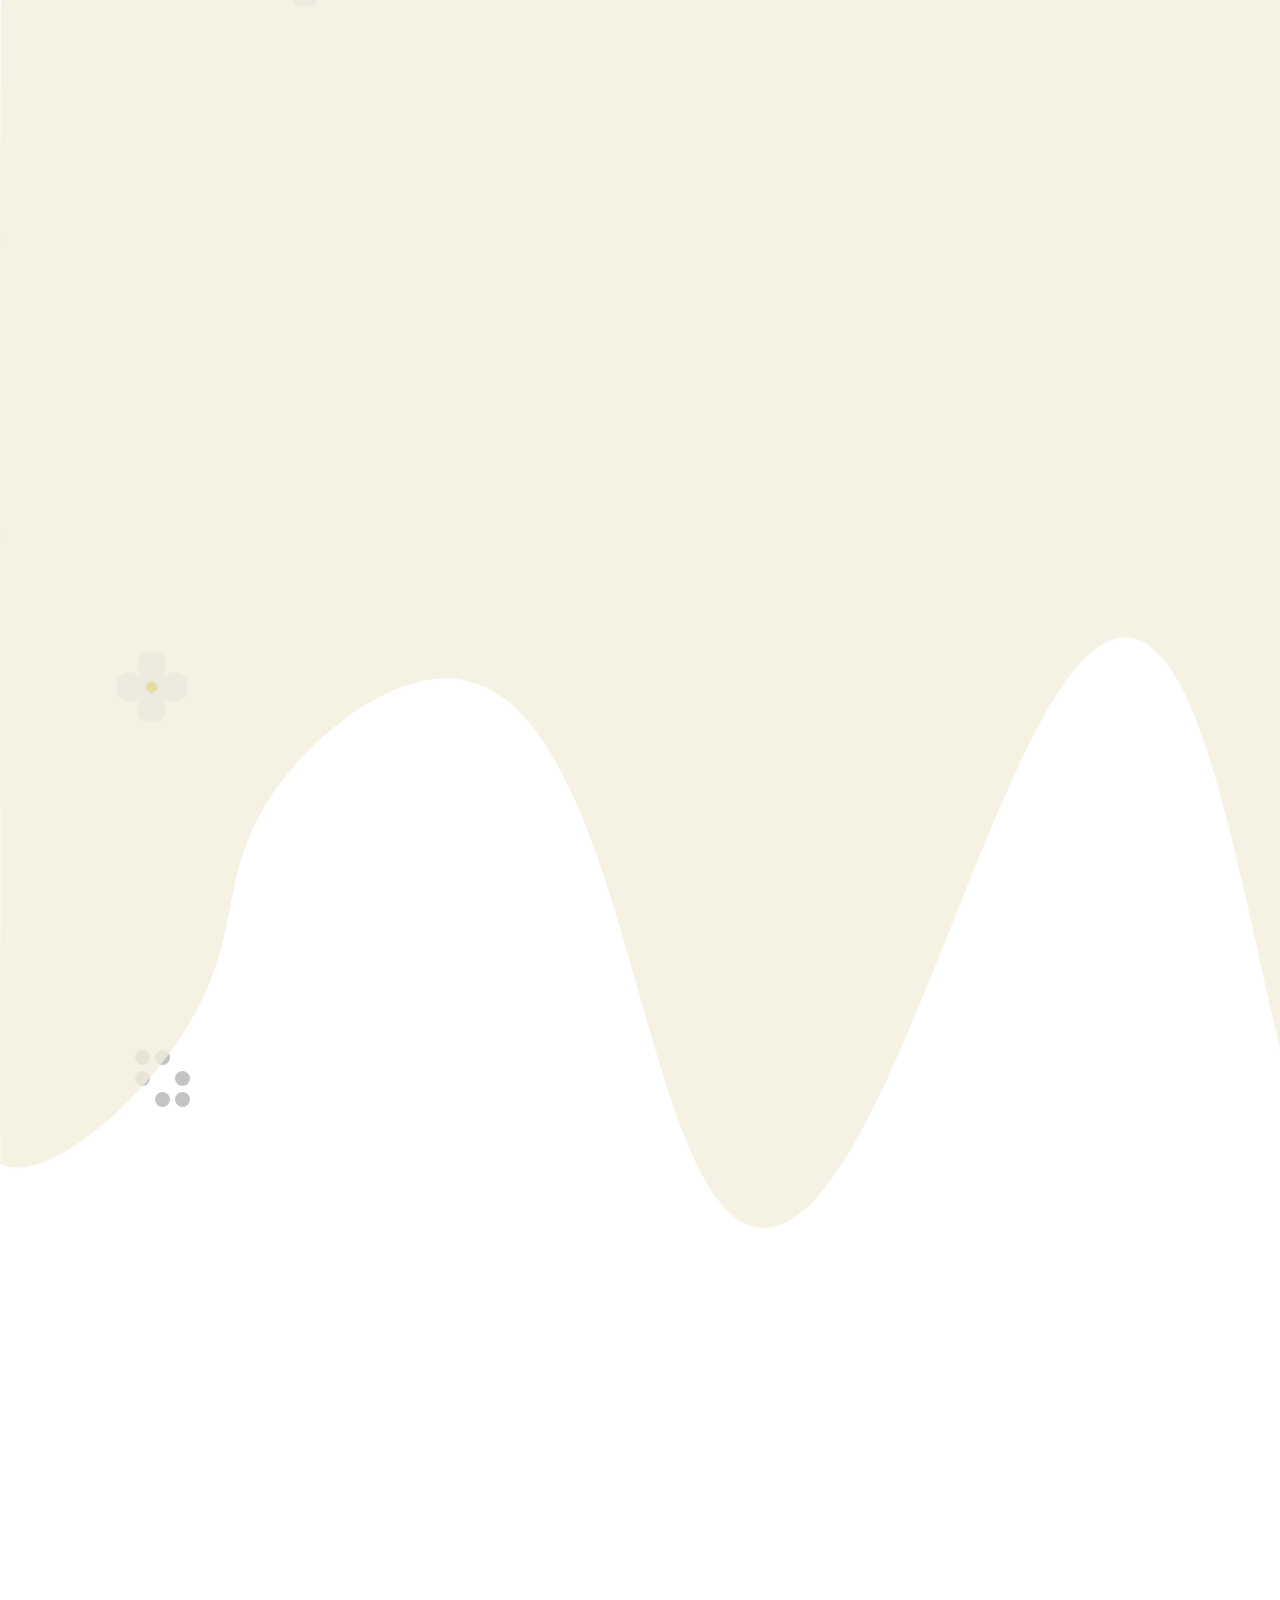
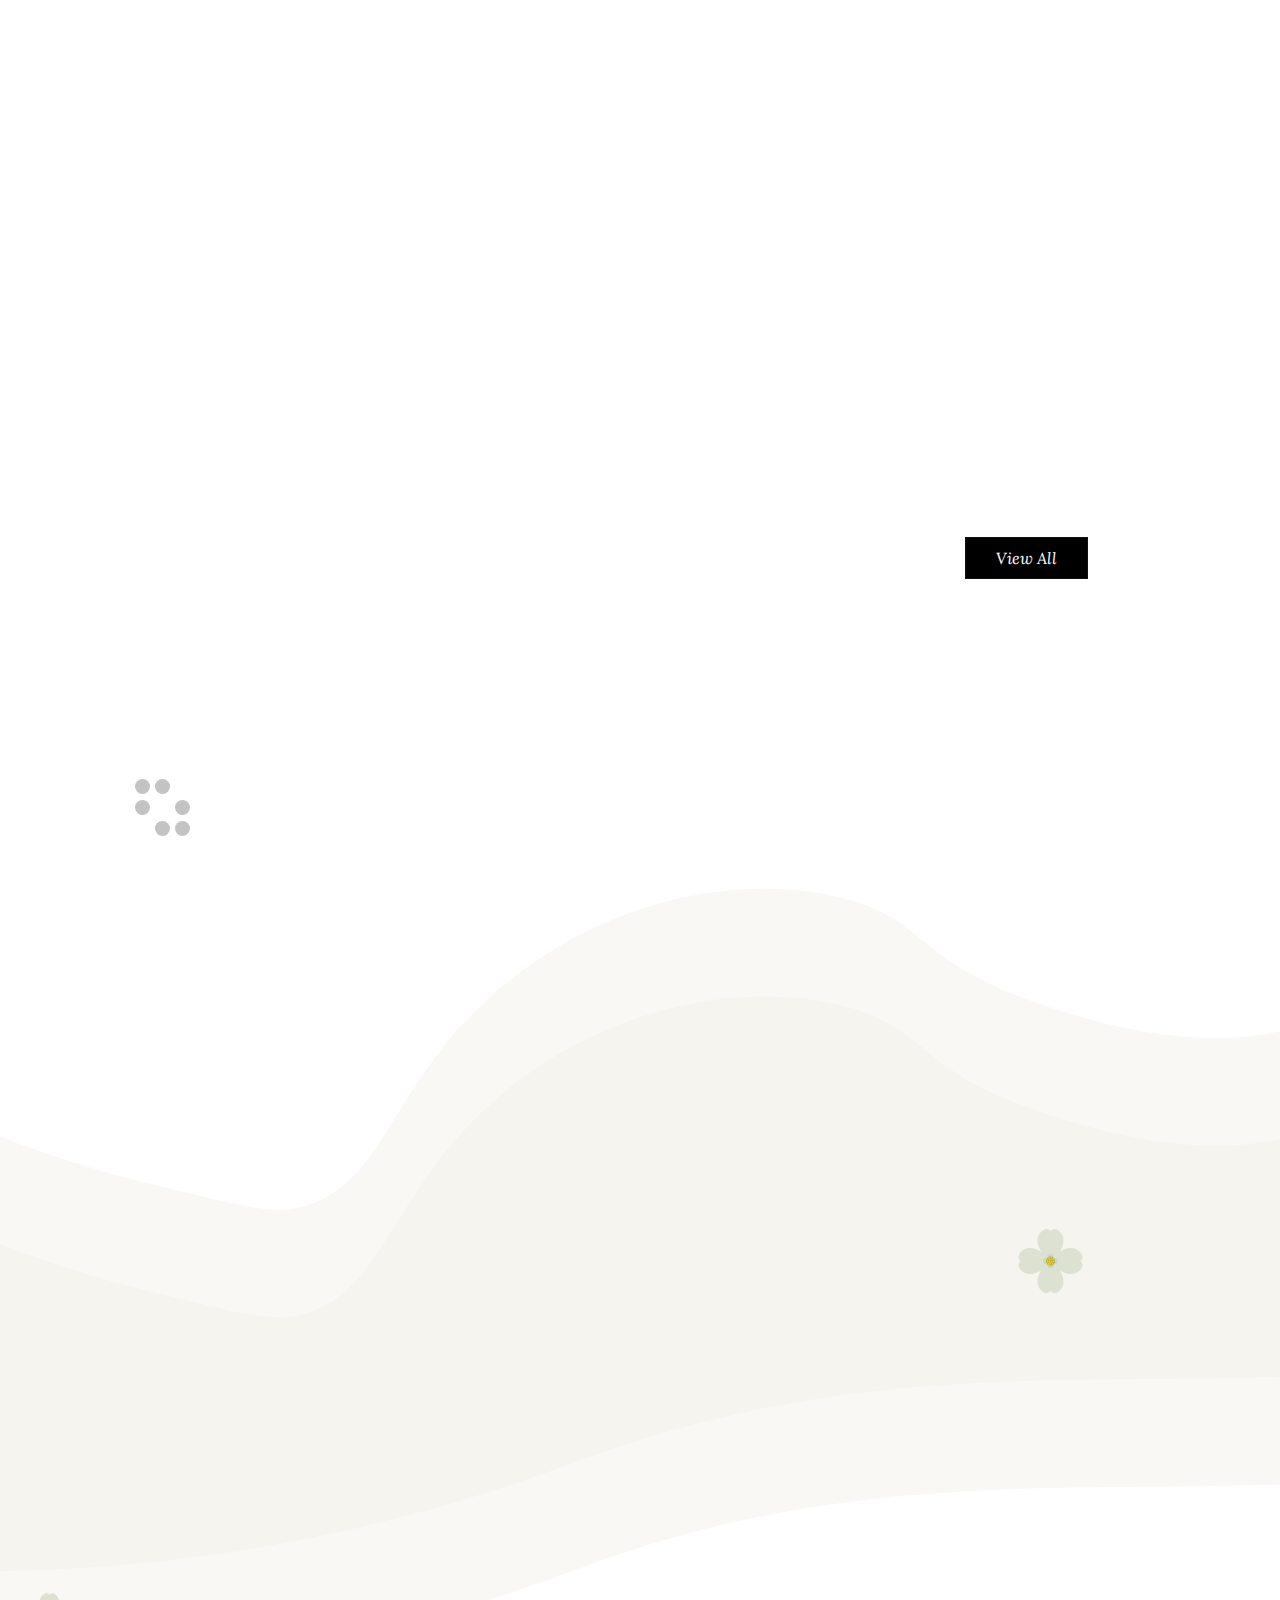
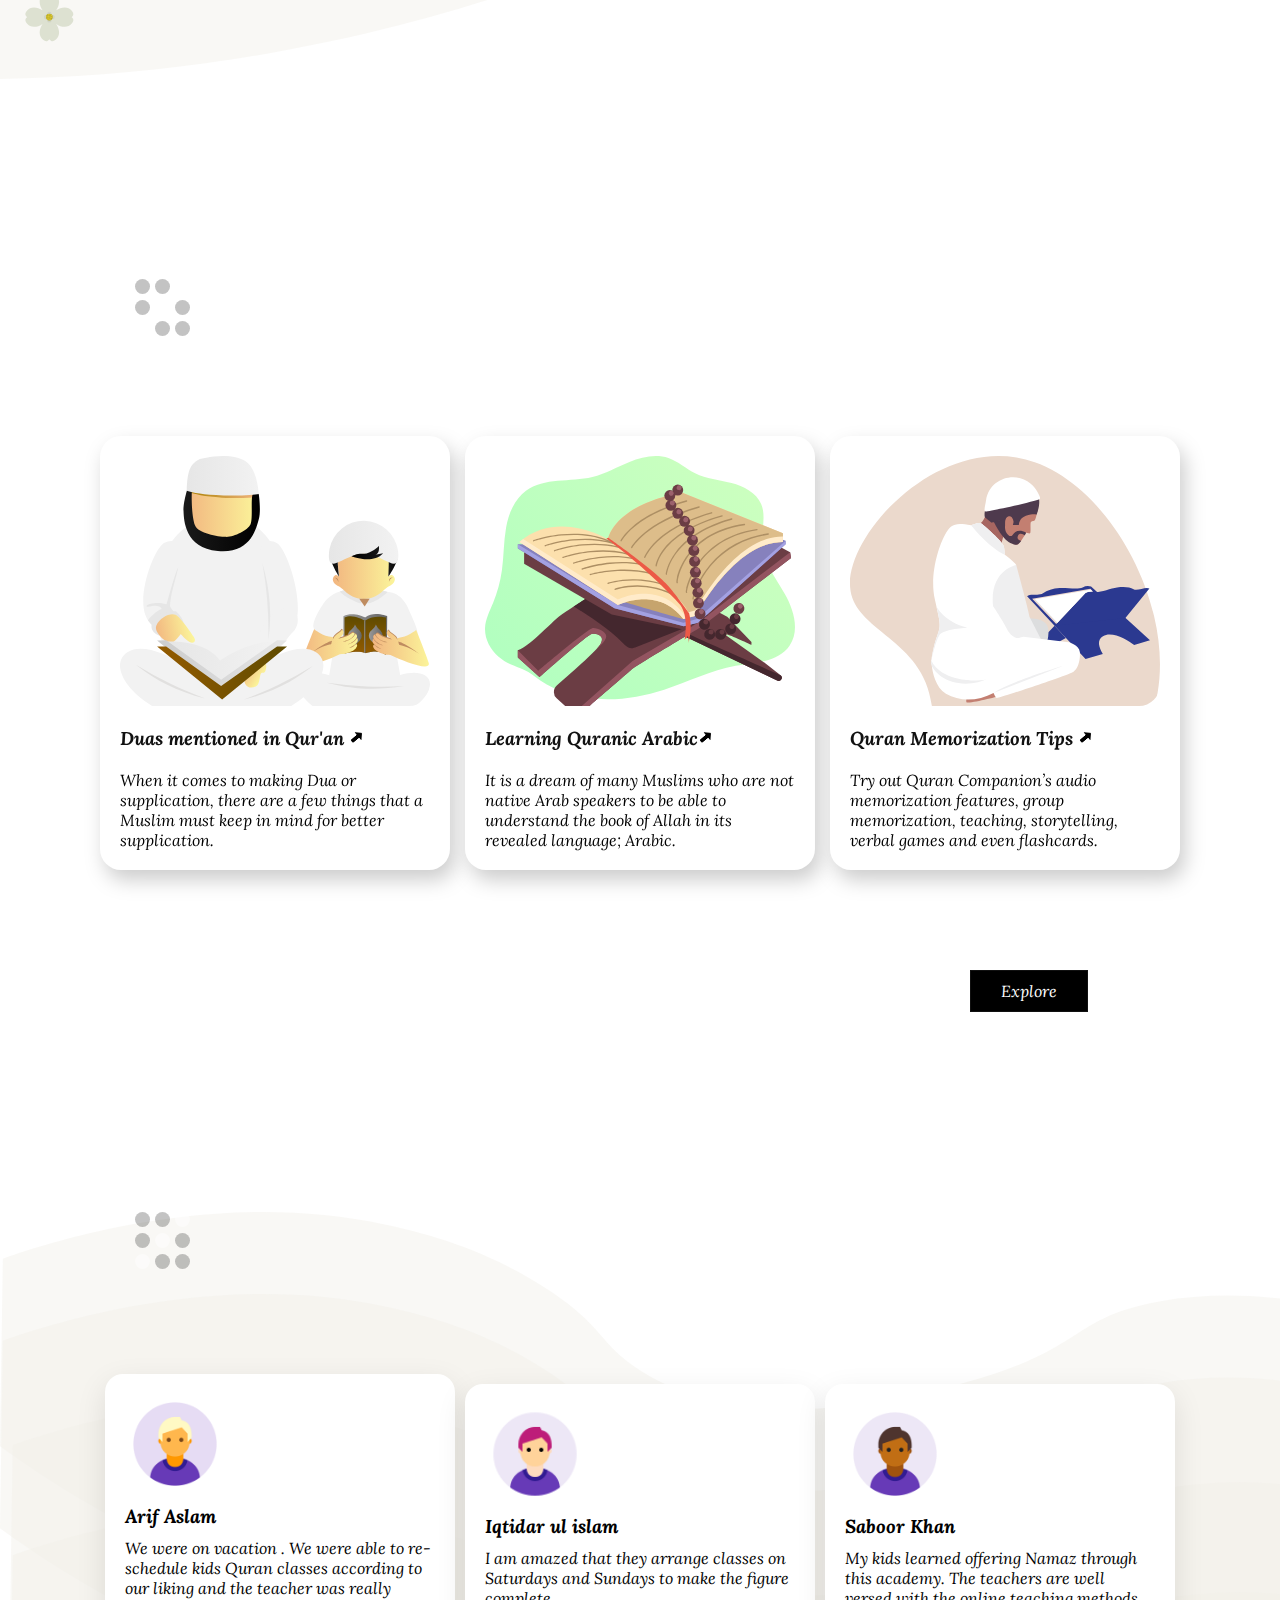
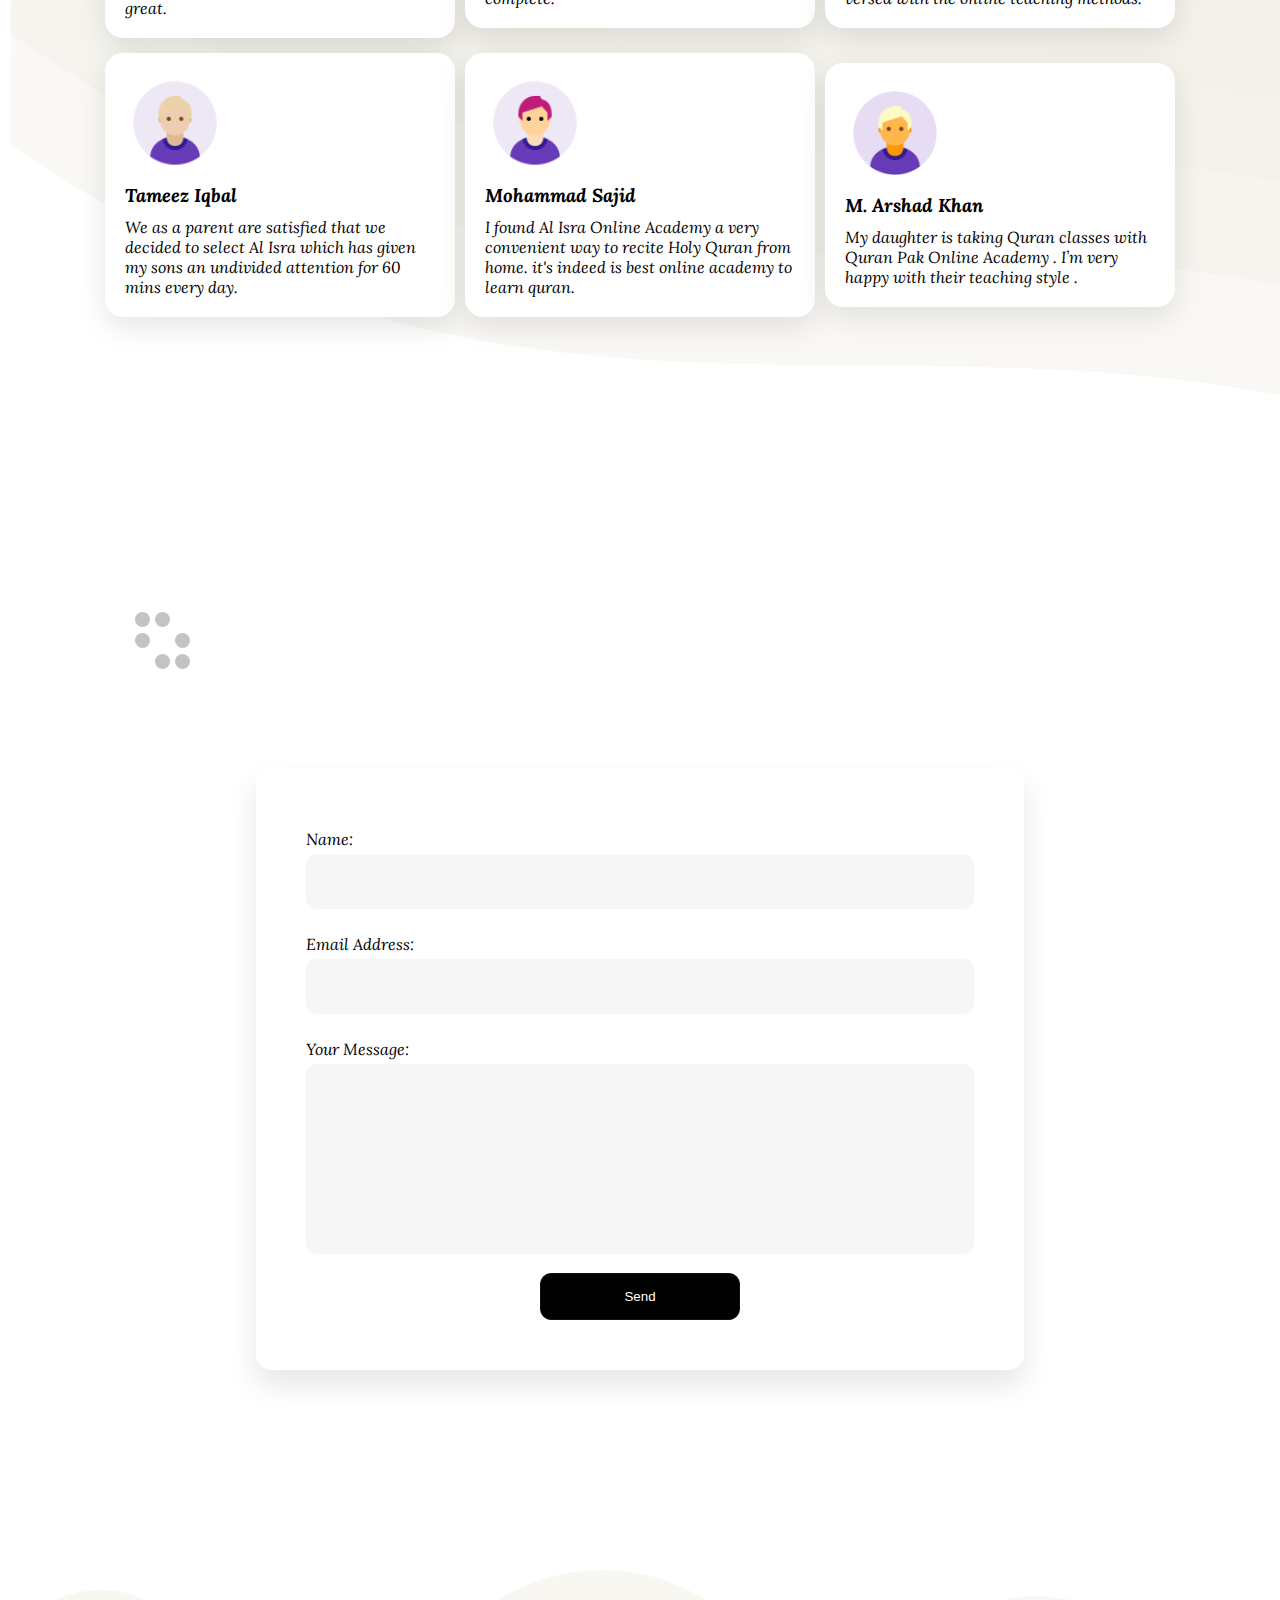
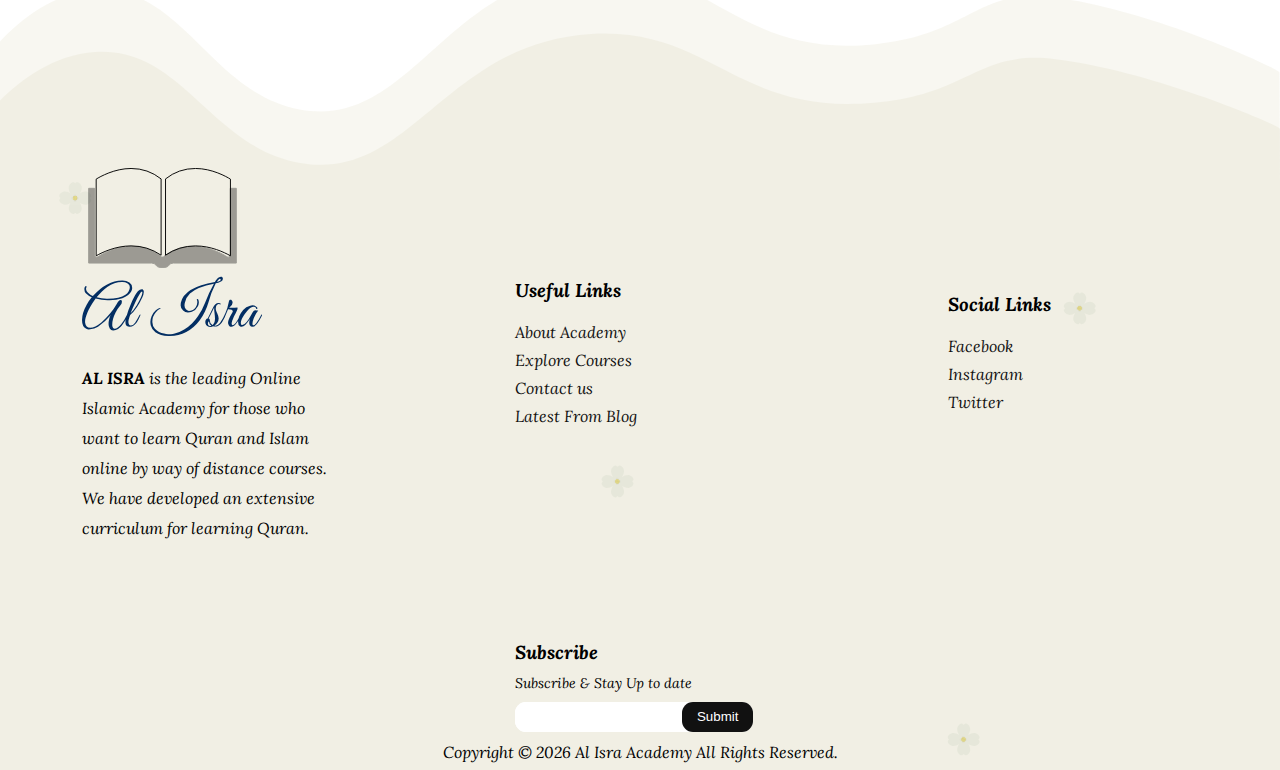
<file: index.html>
<!DOCTYPE html>
<html lang="en">
<head>
    <meta charset="UTF-8" />
    <meta http-equiv="X-UA-Compatible" content="IE=edge" />
    <meta name="viewport" content="width=device-width, initial-scale=1.0" />
    <meta name="description" content="Online Quran Academy" />
    <meta name="Author" content="Online Quran Academy" />
    <meta name="keywords" content="Online, Quran, Academy, Tajweed, Translation, Learn, Arabic" />
    <meta name="author" content="Hasbu" />
    <title>Quran Academy</title>
    <link rel="stylesheet" href="css/style.css" />
    <link rel="preconnect" href="https://fonts.gstatic.com">
    <link href="https://fonts.googleapis.com/css2?family=Lora:ital,wght@0,400;0,500;0,600;0,700;1,400;1,500;1,600;1,700&display=swap" rel="stylesheet">
    <link href="https://fonts.googleapis.com/css2?family=Playfair+Display:ital,wght@0,400;0,500;0,600;0,700;0,800;0,900;1,400;1,500;1,600;1,700;1,800;1,900&display=swap" rel="stylesheet">
   
</head>
<body>


<div class="loading">

    <!--// == Background == \\-->
<svg  data-name="visual" xmlns="http://www.w3.org/2000/svg" viewBox="0 0 900.17 514.63"><defs><style>.be5dab44-9f70-4c87-92e9-3c1f66b1120f{fill:#f2eddb;}.a619f6db-ccc4-4da5-a4b8-94a2ce4a66bb{opacity:0.5;}.a63bb4f9-d3e5-4a21-9ea9-62d72e2d79d5{fill:#dde1d1;}.f92ed88a-d253-42fd-8eb4-055e6247eca6{fill:#d0d4c4;}.bf64f144-dcf8-4d42-83b5-f0faac062baf{fill:#b2a427;}.bfa9a4ad-fd5c-4b46-b0df-b2bd1e837291{fill:#decc30;}.b21b4afa-c0e4-4565-ad97-a4007cb2ed10{opacity:0.68;}.af59a945-6069-461b-8c6c-cbd0e8730f5e{fill:#f2f0e6;}</style></defs><path class="be5dab44-9f70-4c87-92e9-3c1f66b1120f" d="M0,0H900V456.4c-9.55,8.3-24.6,18.56-42.36,17.62-62.29-3.29-88.17-140.65-126.22-136.17-15,1.76-16,23.6-53.78,87.15-29.29,49.25-44.28,74-61.28,75.06-41.58,2.7-62.81-106.83-101.87-104.93-40.36,2-54.25,120.67-82,119.49C397.9,513.14,392,326.42,354.4,323.13c-38.49-3.37-73.66,188.77-115.66,185.36-38.28-3.11-40.14-165.28-95-172.34-21.36-2.75-46.45,18.59-58.22,36C67.44,399,77,416,58,446.45c-15.59,25-44.72,48.7-58,42.12-.21-.1,0-111.83,0-111.83S-.39,224.48,0,148.49C.33,85.82.18,34.42,0,0Z" transform="translate(0.17)"/><g class="a619f6db-ccc4-4da5-a4b8-94a2ce4a66bb"><path class="a63bb4f9-d3e5-4a21-9ea9-62d72e2d79d5" d="M105.55,114.74a.22.22,0,0,1,0-.37,1.93,1.93,0,0,0,.51-.65c.54-1.08-1.17-3.41-3.66-3.41a6.9,6.9,0,0,0-3.76,1.27,6.8,6.8,0,0,0,1.28-3.75c0-2.5-2.33-4.21-3.42-3.67a1.9,1.9,0,0,0-.64.52.25.25,0,0,1-.38,0,1.9,1.9,0,0,0-.64-.52c-1.08-.54-3.42,1.17-3.42,3.67a6.8,6.8,0,0,0,1.28,3.75,6.9,6.9,0,0,0-3.76-1.27c-2.49,0-4.2,2.33-3.66,3.41a1.93,1.93,0,0,0,.51.65.22.22,0,0,1,0,.37,1.74,1.74,0,0,0-.51.65c-.54,1.08,1.17,3.41,3.66,3.41a6.9,6.9,0,0,0,3.76-1.27,6.77,6.77,0,0,0-1.28,3.75c0,2.5,2.34,4.21,3.42,3.66a1.78,1.78,0,0,0,.64-.51.25.25,0,0,1,.38,0,1.78,1.78,0,0,0,.64.51c1.09.55,3.42-1.16,3.42-3.66a6.77,6.77,0,0,0-1.28-3.75,6.9,6.9,0,0,0,3.76,1.27c2.49,0,4.2-2.33,3.66-3.41A1.74,1.74,0,0,0,105.55,114.74Z" transform="translate(0.17)"/><path class="f92ed88a-d253-42fd-8eb4-055e6247eca6" d="M97.89,114.6a.06.06,0,0,1,0-.09.42.42,0,0,0,.11-.14c.12-.25-.26-.77-.82-.77a1.47,1.47,0,0,0-.84.29,1.59,1.59,0,0,0,.28-.85c0-.56-.52-.94-.76-.82a.39.39,0,0,0-.15.12.06.06,0,0,1-.08,0,.39.39,0,0,0-.15-.12c-.24-.12-.76.26-.76.82a1.59,1.59,0,0,0,.28.85,1.47,1.47,0,0,0-.84-.29c-.56,0-.94.52-.82.77a.42.42,0,0,0,.11.14.06.06,0,0,1,0,.09.34.34,0,0,0-.11.14c-.12.24.26.77.82.77a1.47,1.47,0,0,0,.84-.29,1.56,1.56,0,0,0-.28.84c0,.57.52,1,.76.83a.39.39,0,0,0,.15-.12,0,0,0,0,1,.08,0,.39.39,0,0,0,.15.12c.24.12.76-.26.76-.83a1.56,1.56,0,0,0-.28-.84,1.47,1.47,0,0,0,.84.29c.56,0,.94-.53.82-.77A.34.34,0,0,0,97.89,114.6Z" transform="translate(0.17)"/><circle class="bf64f144-dcf8-4d42-83b5-f0faac062baf" cx="95.84" cy="114.55" r="1.46"/><path class="bfa9a4ad-fd5c-4b46-b0df-b2bd1e837291" d="M95.54,113.55a.33.33,0,1,1-.33-.33A.33.33,0,0,1,95.54,113.55Z" transform="translate(0.17)"/><circle class="bfa9a4ad-fd5c-4b46-b0df-b2bd1e837291" cx="96.09" cy="113.47" r="0.33"/><circle class="bfa9a4ad-fd5c-4b46-b0df-b2bd1e837291" cx="96.13" cy="114.14" r="0.33"/><path class="bfa9a4ad-fd5c-4b46-b0df-b2bd1e837291" d="M95.69,114.9a.33.33,0,0,1-.33.33.33.33,0,1,1,0-.66A.33.33,0,0,1,95.69,114.9Z" transform="translate(0.17)"/><path class="bfa9a4ad-fd5c-4b46-b0df-b2bd1e837291" d="M96.37,114.84a.33.33,0,0,1-.33.33.33.33,0,0,1-.33-.33.32.32,0,0,1,.33-.33A.33.33,0,0,1,96.37,114.84Z" transform="translate(0.17)"/><circle class="bfa9a4ad-fd5c-4b46-b0df-b2bd1e837291" cx="95.83" cy="115.5" r="0.33"/><circle class="bfa9a4ad-fd5c-4b46-b0df-b2bd1e837291" cx="96.5" cy="115.45" r="0.33"/><circle class="bfa9a4ad-fd5c-4b46-b0df-b2bd1e837291" cx="94.79" cy="114.22" r="0.33"/><circle class="bfa9a4ad-fd5c-4b46-b0df-b2bd1e837291" cx="94.85" cy="114.9" r="0.33"/><path class="bfa9a4ad-fd5c-4b46-b0df-b2bd1e837291" d="M95.34,115.47a.33.33,0,0,1-.66,0,.33.33,0,0,1,.66,0Z" transform="translate(0.17)"/><path class="bfa9a4ad-fd5c-4b46-b0df-b2bd1e837291" d="M97.06,114.66a.33.33,0,0,1-.33.33.33.33,0,0,1-.33-.33.32.32,0,0,1,.33-.33A.33.33,0,0,1,97.06,114.66Z" transform="translate(0.17)"/><circle class="bfa9a4ad-fd5c-4b46-b0df-b2bd1e837291" cx="95.46" cy="114.22" r="0.33"/><circle class="bfa9a4ad-fd5c-4b46-b0df-b2bd1e837291" cx="96.74" cy="113.89" r="0.33"/></g><g class="b21b4afa-c0e4-4565-ad97-a4007cb2ed10"><path class="a63bb4f9-d3e5-4a21-9ea9-62d72e2d79d5" d="M469.54,389.12a.11.11,0,0,1,0-.19.94.94,0,0,0,.26-.33c.27-.55-.6-1.74-1.87-1.74a3.46,3.46,0,0,0-1.91.65,3.46,3.46,0,0,0,.65-1.91c0-1.27-1.19-2.14-1.74-1.87a.94.94,0,0,0-.33.26.11.11,0,0,1-.19,0,.86.86,0,0,0-.33-.26c-.55-.27-1.74.6-1.74,1.87a3.54,3.54,0,0,0,.65,1.91,3.43,3.43,0,0,0-1.91-.65c-1.27,0-2.14,1.19-1.87,1.74a1,1,0,0,0,.27.33.12.12,0,0,1,0,.19.86.86,0,0,0-.27.33c-.27.55.6,1.74,1.87,1.74a3.51,3.51,0,0,0,1.91-.65,3.51,3.51,0,0,0-.65,1.91c0,1.27,1.19,2.14,1.74,1.87a.86.86,0,0,0,.33-.27.12.12,0,0,1,.19,0,1,1,0,0,0,.33.27c.55.27,1.74-.6,1.74-1.87a3.43,3.43,0,0,0-.65-1.91,3.54,3.54,0,0,0,1.91.65c1.27,0,2.14-1.19,1.87-1.74A.86.86,0,0,0,469.54,389.12Z" transform="translate(0.17)"/><path class="f92ed88a-d253-42fd-8eb4-055e6247eca6" d="M465.64,389a0,0,0,0,1,0,0,.21.21,0,0,0,.05-.07c.07-.13-.13-.39-.41-.39a.74.74,0,0,0-.43.14.81.81,0,0,0,.14-.43c0-.28-.26-.48-.39-.41a.14.14,0,0,0-.07.05s0,0,0,0a.14.14,0,0,0-.07-.05c-.12-.07-.39.13-.39.41a.75.75,0,0,0,.15.43.78.78,0,0,0-.43-.14c-.29,0-.48.26-.42.39a.22.22,0,0,0,.06.07,0,0,0,0,1,0,0,.28.28,0,0,0-.06.08c-.06.12.13.39.42.39a.25.25,0,1,1,.28.28c0,.29.27.48.39.42a.14.14,0,0,0,.07-.06h0a.14.14,0,0,0,.07.06c.13.06.39-.13.39-.42a.88.88,0,0,0-.14-.43.75.75,0,0,0,.43.15c.28,0,.48-.27.41-.39S465.65,389.06,465.64,389Z" transform="translate(0.17)"/><circle class="bf64f144-dcf8-4d42-83b5-f0faac062baf" cx="464.68" cy="389.02" r="0.74"/><path class="bfa9a4ad-fd5c-4b46-b0df-b2bd1e837291" d="M464.44,388.51a.17.17,0,1,1-.17-.17A.18.18,0,0,1,464.44,388.51Z" transform="translate(0.17)"/><circle class="bfa9a4ad-fd5c-4b46-b0df-b2bd1e837291" cx="464.81" cy="388.47" r="0.17"/><circle class="bfa9a4ad-fd5c-4b46-b0df-b2bd1e837291" cx="464.82" cy="388.81" r="0.17"/><path class="bfa9a4ad-fd5c-4b46-b0df-b2bd1e837291" d="M464.51,389.2a.17.17,0,0,1-.16.17.17.17,0,1,1,0-.34A.17.17,0,0,1,464.51,389.2Z" transform="translate(0.17)"/><path class="bfa9a4ad-fd5c-4b46-b0df-b2bd1e837291" d="M464.86,389.17a.17.17,0,0,1-.17.17.18.18,0,0,1-.17-.17.17.17,0,0,1,.17-.17A.16.16,0,0,1,464.86,389.17Z" transform="translate(0.17)"/><circle class="bfa9a4ad-fd5c-4b46-b0df-b2bd1e837291" cx="464.67" cy="389.5" r="0.17"/><circle class="bfa9a4ad-fd5c-4b46-b0df-b2bd1e837291" cx="465.01" cy="389.48" r="0.17"/><circle class="bfa9a4ad-fd5c-4b46-b0df-b2bd1e837291" cx="464.14" cy="388.86" r="0.17"/><circle class="bfa9a4ad-fd5c-4b46-b0df-b2bd1e837291" cx="464.18" cy="389.2" r="0.17"/><path class="bfa9a4ad-fd5c-4b46-b0df-b2bd1e837291" d="M464.34,389.49a.17.17,0,1,1-.17-.17A.18.18,0,0,1,464.34,389.49Z" transform="translate(0.17)"/><path class="bfa9a4ad-fd5c-4b46-b0df-b2bd1e837291" d="M465.21,389.08a.16.16,0,0,1-.17.16.16.16,0,0,1-.16-.16.16.16,0,0,1,.16-.17A.16.16,0,0,1,465.21,389.08Z" transform="translate(0.17)"/><circle class="bfa9a4ad-fd5c-4b46-b0df-b2bd1e837291" cx="464.48" cy="388.86" r="0.17"/><circle class="bfa9a4ad-fd5c-4b46-b0df-b2bd1e837291" cx="465.14" cy="388.69" r="0.17"/></g><g class="a619f6db-ccc4-4da5-a4b8-94a2ce4a66bb"><path class="a63bb4f9-d3e5-4a21-9ea9-62d72e2d79d5" d="M58.08,338.78a.25.25,0,0,1,0-.4,2,2,0,0,0,.56-.69c.58-1.17-1.25-3.67-3.94-3.67a7.29,7.29,0,0,0-4,1.37,7.29,7.29,0,0,0,1.37-4c0-2.68-2.5-4.52-3.67-3.94a2,2,0,0,0-.69.56.25.25,0,0,1-.4,0,2,2,0,0,0-.69-.56c-1.17-.58-3.67,1.26-3.67,3.94a7.37,7.37,0,0,0,1.37,4,7.29,7.29,0,0,0-4-1.37c-2.68,0-4.52,2.5-3.94,3.67a2,2,0,0,0,.56.69.25.25,0,0,1,0,.4,2,2,0,0,0-.56.69c-.58,1.17,1.26,3.67,3.94,3.67a7.37,7.37,0,0,0,4-1.37,7.37,7.37,0,0,0-1.37,4c0,2.68,2.5,4.52,3.67,3.94a2,2,0,0,0,.69-.56.25.25,0,0,1,.4,0,2,2,0,0,0,.69.56c1.17.58,3.67-1.26,3.67-3.94a7.29,7.29,0,0,0-1.37-4,7.37,7.37,0,0,0,4,1.37c2.69,0,4.52-2.5,3.94-3.67A2,2,0,0,0,58.08,338.78Z" transform="translate(0.17)"/><path class="f92ed88a-d253-42fd-8eb4-055e6247eca6" d="M49.86,338.62a.06.06,0,0,1,0-.09.33.33,0,0,0,.13-.15c.13-.26-.29-.82-.89-.82a1.67,1.67,0,0,0-.9.3,1.67,1.67,0,0,0,.3-.9c0-.6-.56-1-.82-.88a.32.32,0,0,0-.15.12.06.06,0,0,1-.09,0,.35.35,0,0,0-.16-.12c-.26-.14-.82.28-.82.88a1.67,1.67,0,0,0,.3.9,1.67,1.67,0,0,0-.9-.3c-.6,0-1,.56-.88.82a.27.27,0,0,0,.12.15.06.06,0,0,1,0,.09.35.35,0,0,0-.12.16c-.13.26.28.82.88.82a1.67,1.67,0,0,0,.9-.3,1.67,1.67,0,0,0-.3.9c0,.6.56,1,.82.88a.35.35,0,0,0,.16-.12.06.06,0,0,1,.09,0,.32.32,0,0,0,.15.12c.26.14.82-.28.82-.88a1.67,1.67,0,0,0-.3-.9,1.67,1.67,0,0,0,.9.3c.6,0,1-.56.89-.82A.45.45,0,0,0,49.86,338.62Z" transform="translate(0.17)"/><circle class="bf64f144-dcf8-4d42-83b5-f0faac062baf" cx="47.66" cy="338.58" r="1.57"/><path class="bfa9a4ad-fd5c-4b46-b0df-b2bd1e837291" d="M47.34,337.5a.36.36,0,0,1-.71,0,.36.36,0,1,1,.71,0Z" transform="translate(0.17)"/><circle class="bfa9a4ad-fd5c-4b46-b0df-b2bd1e837291" cx="47.92" cy="337.42" r="0.35"/><circle class="bfa9a4ad-fd5c-4b46-b0df-b2bd1e837291" cx="47.96" cy="338.14" r="0.35"/><path class="bfa9a4ad-fd5c-4b46-b0df-b2bd1e837291" d="M47.5,339a.36.36,0,1,1-.71,0,.36.36,0,0,1,.71,0Z" transform="translate(0.17)"/><path class="bfa9a4ad-fd5c-4b46-b0df-b2bd1e837291" d="M48.23,338.88a.36.36,0,1,1-.71,0,.36.36,0,0,1,.71,0Z" transform="translate(0.17)"/><circle class="bfa9a4ad-fd5c-4b46-b0df-b2bd1e837291" cx="47.64" cy="339.59" r="0.35"/><circle class="bfa9a4ad-fd5c-4b46-b0df-b2bd1e837291" cx="48.36" cy="339.54" r="0.35"/><circle class="bfa9a4ad-fd5c-4b46-b0df-b2bd1e837291" cx="46.52" cy="338.23" r="0.35"/><circle class="bfa9a4ad-fd5c-4b46-b0df-b2bd1e837291" cx="46.59" cy="338.95" r="0.35"/><path class="bfa9a4ad-fd5c-4b46-b0df-b2bd1e837291" d="M47.12,339.57a.35.35,0,1,1-.35-.36A.35.35,0,0,1,47.12,339.57Z" transform="translate(0.17)"/><path class="bfa9a4ad-fd5c-4b46-b0df-b2bd1e837291" d="M49,338.69a.36.36,0,0,1-.71,0,.36.36,0,1,1,.71,0Z" transform="translate(0.17)"/><circle class="bfa9a4ad-fd5c-4b46-b0df-b2bd1e837291" cx="47.24" cy="338.23" r="0.35"/><circle class="bfa9a4ad-fd5c-4b46-b0df-b2bd1e837291" cx="48.62" cy="337.87" r="0.35"/></g><g class="a619f6db-ccc4-4da5-a4b8-94a2ce4a66bb"><path class="a63bb4f9-d3e5-4a21-9ea9-62d72e2d79d5" d="M715.5,142.9a.22.22,0,0,1,0-.34A1.68,1.68,0,0,0,716,142c.5-1-1.06-3.11-3.34-3.11A6.22,6.22,0,0,0,709.2,140a6.24,6.24,0,0,0,1.17-3.43c0-2.28-2.13-3.83-3.12-3.34a1.68,1.68,0,0,0-.59.47.22.22,0,0,1-.34,0,1.59,1.59,0,0,0-.59-.47c-1-.49-3.11,1.06-3.11,3.34a6.22,6.22,0,0,0,1.16,3.43,6.22,6.22,0,0,0-3.43-1.16c-2.28,0-3.83,2.12-3.34,3.11a1.68,1.68,0,0,0,.47.59.22.22,0,0,1,0,.34,1.68,1.68,0,0,0-.47.59c-.49,1,1.06,3.12,3.34,3.12a6.24,6.24,0,0,0,3.43-1.17,6.22,6.22,0,0,0-1.16,3.43c0,2.28,2.12,3.84,3.11,3.34a1.59,1.59,0,0,0,.59-.47.22.22,0,0,1,.34,0,1.68,1.68,0,0,0,.59.47c1,.5,3.12-1.06,3.12-3.34a6.24,6.24,0,0,0-1.17-3.43,6.24,6.24,0,0,0,3.43,1.17c2.28,0,3.84-2.13,3.34-3.12A1.68,1.68,0,0,0,715.5,142.9Z" transform="translate(0.17)"/><path class="f92ed88a-d253-42fd-8eb4-055e6247eca6" d="M708.51,142.77a.06.06,0,0,1,0-.08.25.25,0,0,0,.11-.13c.11-.22-.24-.7-.75-.7a1.37,1.37,0,0,0-.77.26,1.37,1.37,0,0,0,.26-.77c0-.51-.48-.86-.7-.75a.29.29,0,0,0-.13.11.06.06,0,0,1-.08,0,.25.25,0,0,0-.13-.11c-.22-.11-.7.24-.7.75a1.37,1.37,0,0,0,.26.77,1.37,1.37,0,0,0-.77-.26c-.51,0-.86.48-.75.7a.3.3,0,0,0,.11.13.06.06,0,0,1,0,.08.3.3,0,0,0-.11.13c-.11.22.24.7.75.7a1.37,1.37,0,0,0,.77-.26,1.37,1.37,0,0,0-.26.77c0,.51.48.86.7.75a.25.25,0,0,0,.13-.11.06.06,0,0,1,.08,0,.29.29,0,0,0,.13.11c.22.11.7-.24.7-.75a1.37,1.37,0,0,0-.26-.77,1.37,1.37,0,0,0,.77.26c.51,0,.86-.48.75-.7A.25.25,0,0,0,708.51,142.77Z" transform="translate(0.17)"/><circle class="bf64f144-dcf8-4d42-83b5-f0faac062baf" cx="706.67" cy="142.73" r="1.33"/><path class="bfa9a4ad-fd5c-4b46-b0df-b2bd1e837291" d="M706.37,141.81a.29.29,0,0,1-.3.3.3.3,0,0,1-.3-.3.31.31,0,0,1,.3-.3A.3.3,0,0,1,706.37,141.81Z" transform="translate(0.17)"/><circle class="bfa9a4ad-fd5c-4b46-b0df-b2bd1e837291" cx="706.89" cy="141.74" r="0.3"/><circle class="bfa9a4ad-fd5c-4b46-b0df-b2bd1e837291" cx="706.92" cy="142.36" r="0.3"/><path class="bfa9a4ad-fd5c-4b46-b0df-b2bd1e837291" d="M706.51,143.05a.31.31,0,0,1-.61,0,.31.31,0,0,1,.61,0Z" transform="translate(0.17)"/><path class="bfa9a4ad-fd5c-4b46-b0df-b2bd1e837291" d="M707.13,143a.31.31,0,0,1-.61,0,.31.31,0,0,1,.61,0Z" transform="translate(0.17)"/><circle class="bfa9a4ad-fd5c-4b46-b0df-b2bd1e837291" cx="706.65" cy="143.59" r="0.3"/><circle class="bfa9a4ad-fd5c-4b46-b0df-b2bd1e837291" cx="707.26" cy="143.54" r="0.3"/><circle class="bfa9a4ad-fd5c-4b46-b0df-b2bd1e837291" cx="705.7" cy="142.43" r="0.3"/><circle class="bfa9a4ad-fd5c-4b46-b0df-b2bd1e837291" cx="705.76" cy="143.04" r="0.3"/><path class="bfa9a4ad-fd5c-4b46-b0df-b2bd1e837291" d="M706.19,143.57a.3.3,0,0,1-.3.3.3.3,0,0,1,0-.6A.3.3,0,0,1,706.19,143.57Z" transform="translate(0.17)"/><path class="bfa9a4ad-fd5c-4b46-b0df-b2bd1e837291" d="M707.76,142.82a.31.31,0,0,1-.61,0,.31.31,0,0,1,.61,0Z" transform="translate(0.17)"/><circle class="bfa9a4ad-fd5c-4b46-b0df-b2bd1e837291" cx="706.31" cy="142.43" r="0.3"/><circle class="bfa9a4ad-fd5c-4b46-b0df-b2bd1e837291" cx="707.48" cy="142.13" r="0.3"/></g><g class="a619f6db-ccc4-4da5-a4b8-94a2ce4a66bb"><path class="a63bb4f9-d3e5-4a21-9ea9-62d72e2d79d5" d="M851.16,391.28a.22.22,0,0,1,0-.35,1.65,1.65,0,0,0,.48-.6c.5-1-1.09-3.18-3.41-3.18a6.4,6.4,0,0,0-3.5,1.19,6.29,6.29,0,0,0,1.19-3.49c0-2.33-2.17-3.92-3.18-3.41a1.74,1.74,0,0,0-.6.48.23.23,0,0,1-.35,0,1.65,1.65,0,0,0-.6-.48c-1-.51-3.17,1.08-3.17,3.41a6.36,6.36,0,0,0,1.18,3.49,6.37,6.37,0,0,0-3.49-1.19c-2.32,0-3.91,2.17-3.41,3.18a1.65,1.65,0,0,0,.48.6.23.23,0,0,1,0,.35,1.65,1.65,0,0,0-.48.6c-.5,1,1.09,3.18,3.41,3.18a6.37,6.37,0,0,0,3.49-1.19,6.36,6.36,0,0,0-1.18,3.49c0,2.33,2.17,3.92,3.17,3.41a1.65,1.65,0,0,0,.6-.48.23.23,0,0,1,.35,0,1.74,1.74,0,0,0,.6.48c1,.51,3.18-1.08,3.18-3.41a6.29,6.29,0,0,0-1.19-3.49,6.4,6.4,0,0,0,3.5,1.19c2.32,0,3.91-2.17,3.41-3.18A1.65,1.65,0,0,0,851.16,391.28Z" transform="translate(0.17)"/><path class="f92ed88a-d253-42fd-8eb4-055e6247eca6" d="M844,391.14a0,0,0,0,1,0-.07.33.33,0,0,0,.11-.14c.11-.22-.24-.71-.77-.71a.46.46,0,1,1-.51-.52c0-.52-.49-.88-.72-.77a.52.52,0,0,0-.13.11,0,0,0,0,1-.08,0,.61.61,0,0,0-.14-.11c-.22-.11-.71.25-.71.77a1.41,1.41,0,0,0,.27.78,1.46,1.46,0,0,0-.79-.26c-.52,0-.88.49-.76.71a.33.33,0,0,0,.11.14,0,0,0,0,1,0,.07.33.33,0,0,0-.11.14c-.12.23.24.71.76.71a1.46,1.46,0,0,0,.79-.26,1.44,1.44,0,0,0-.27.78c0,.52.49.88.71.77a.61.61,0,0,0,.14-.11,0,0,0,0,1,.08,0,.52.52,0,0,0,.13.11c.23.11.72-.25.72-.77a.46.46,0,1,1,.51-.52c.53,0,.88-.48.77-.71A.33.33,0,0,0,844,391.14Z" transform="translate(0.17)"/><circle class="bf64f144-dcf8-4d42-83b5-f0faac062baf" cx="842.14" cy="391.11" r="1.36"/><path class="bfa9a4ad-fd5c-4b46-b0df-b2bd1e837291" d="M841.85,390.17a.31.31,0,1,1-.31-.31A.31.31,0,0,1,841.85,390.17Z" transform="translate(0.17)"/><circle class="bfa9a4ad-fd5c-4b46-b0df-b2bd1e837291" cx="842.37" cy="390.1" r="0.31"/><circle class="bfa9a4ad-fd5c-4b46-b0df-b2bd1e837291" cx="842.41" cy="390.72" r="0.31"/><path class="bfa9a4ad-fd5c-4b46-b0df-b2bd1e837291" d="M842,391.43a.3.3,0,0,1-.3.31.31.31,0,0,1,0-.62A.3.3,0,0,1,842,391.43Z" transform="translate(0.17)"/><path class="bfa9a4ad-fd5c-4b46-b0df-b2bd1e837291" d="M842.62,391.37a.31.31,0,0,1-.62,0,.31.31,0,1,1,.62,0Z" transform="translate(0.17)"/><circle class="bfa9a4ad-fd5c-4b46-b0df-b2bd1e837291" cx="842.13" cy="391.98" r="0.31"/><circle class="bfa9a4ad-fd5c-4b46-b0df-b2bd1e837291" cx="842.75" cy="391.94" r="0.31"/><circle class="bfa9a4ad-fd5c-4b46-b0df-b2bd1e837291" cx="841.16" cy="390.8" r="0.31"/><circle class="bfa9a4ad-fd5c-4b46-b0df-b2bd1e837291" cx="841.22" cy="391.43" r="0.31"/><path class="bfa9a4ad-fd5c-4b46-b0df-b2bd1e837291" d="M841.66,392a.31.31,0,0,1-.31.31.31.31,0,0,1,0-.62A.31.31,0,0,1,841.66,392Z" transform="translate(0.17)"/><path class="bfa9a4ad-fd5c-4b46-b0df-b2bd1e837291" d="M843.26,391.2a.31.31,0,1,1-.31-.31A.31.31,0,0,1,843.26,391.2Z" transform="translate(0.17)"/><circle class="bfa9a4ad-fd5c-4b46-b0df-b2bd1e837291" cx="841.78" cy="390.8" r="0.31"/><circle class="bfa9a4ad-fd5c-4b46-b0df-b2bd1e837291" cx="842.98" cy="390.49" r="0.31"/></g><path class="af59a945-6069-461b-8c6c-cbd0e8730f5e" d="M751.94,543.72" transform="translate(0.17)"/></svg>
</div>
    <div class="backdiv"></div>
    <div class="main" id="wrapper">
        <nav>
            <a href="index.html" class="logo" width="180px">
                <img src="images/logo-minimal.svg" alt="">
            </a>
            <ul class="main-navigation">
                <a href="#" class="nav-btn-link btn-close-menu"><img src="images/icons/close.png" alt="Close Icon"></a>
                <li class="nav-item"><a class="nav-link" href="index.html">Home</a></li>
                <li class="nav-item"><a class="nav-link" href="courses.html">Courses</a></li>
                <li class="nav-item"><a class="nav-link" href="blog.html">Blog</a></li>
                <li class="nav-item"><a class="nav-link" href="about.html">About</a></li>
                <li class="nav-item"><a class="nav-link" href="contact.html">Contact</a></li>
            </ul>
            <div class="nav-btns">
                <a href="UnderCt.html" class="nav-btn-link cta"><img src="images/icons/phone.png" alt="Phone Icon"></a>
                <a href="#" class="nav-btn-link btn-open-menu"><img src="images/icons/menu.png" alt="Menu Icon"></a>
            </div>
        </nav>

        <div class="home-container">
            <div class="row">
                             
                <div class="col-50">
                        <!-- <svg width="55" class="beat" height="57" viewBox="0 0 55 57" fill="none" xmlns="http://www.w3.org/2000/svg">
                                <rect width="15" height="15" rx="7.5" fill="#111" fill-opacity="0.25"/>
                                <rect y="21" width="15" height="15" rx="7.5" fill="#111" fill-opacity="0.25"/>
                                <rect y="42" width="15" height="15" rx="7.5" fill="white" fill-opacity="0.46"/>
                                <rect x="20" width="15" height="15" rx="7.5" fill="#111" fill-opacity="0.25"/>
                                <rect x="20" y="21" width="15" height="15" rx="7.5" fill="white" fill-opacity="0.46"/>
                                <rect x="20" y="42" width="15" height="15" rx="7.5" fill="#111" fill-opacity="0.25"/>
                                <rect x="40" y="21" width="15" height="15" rx="7.5" fill="#111" fill-opacity="0.25"/>
                                <rect x="40" y="42" width="15" height="15" rx="7.5" fill="#111" fill-opacity="0.25"/>
                                <rect x="40" width="15" height="15" rx="7.5" fill="white" fill-opacity="0.46"/>
                                </svg> -->
                                
                            
                               
                    <h1 class="quote">Your Journey to<br>The Quran.</h1>
                    <h3 class="quote line">Get Your Trial ━━━━━━━━━</h3>
                    <p class="quote">& learn Quran with our handpicked quran teachers.</p>
                    <form action="" class="home-form">
                        <input type="email" placeholder="Enter Your Email Address">
                        <input type="submit" value="Your Trail">
                    </form>
                </div>
                <div class="col-50">
                    <div class="image-container">
                        <img src="images/quran_.png" alt="" >
                    </div>
                </div>
            </div>
        </div>



        <!-- <div class="about-content home-bottom">
            <div class="heading-first">
                <h1 class="quote">Our Goal</h1> 
                <svg width="55" class="beat" height="57" viewBox="0 0 55 57" fill="none" xmlns="http://www.w3.org/2000/svg">
                        <rect width="15" height="15" rx="7.5" fill="#111" fill-opacity="0.25"/>
                        <rect y="21" width="15" height="15" rx="7.5" fill="#111" fill-opacity="0.25"/>
                        <rect y="42" width="15" height="15" rx="7.5" fill="white" fill-opacity="0.46"/>
                        <rect x="20" width="15" height="15" rx="7.5" fill="#111" fill-opacity="0.25"/>
                        <rect x="20" y="21" width="15" height="15" rx="7.5" fill="white" fill-opacity="0.46"/>
                        <rect x="20" y="42" width="15" height="15" rx="7.5" fill="#111" fill-opacity="0.25"/>
                        <rect x="40" y="21" width="15" height="15" rx="7.5" fill="#111" fill-opacity="0.25"/>
                        <rect x="40" y="42" width="15" height="15" rx="7.5" fill="#111" fill-opacity="0.25"/>
                        <rect x="40" width="15" height="15" rx="7.5" fill="white" fill-opacity="0.46"/>
                    </svg>
                </div>

                <div class="about">
                    <div class="fst-row">
                        <div class="fst-col">
                            <div class="abt-content">
                                <p><span class="f-letter">"</span> <b> Al Isra </b> is the leading Online Islamic Academy for those who want to learn Quran and Islam online by way of distance courses. We have developed an extensive curriculum for learning Quran and basic islamic education. Our distance courses utilize unique online learning tools, and combine both ancient and modern methods of teaching. Study Islam online through our innovative online Islamic classes and experience it for yourself.</p>
                                <a href="about.html">Read More</a>
                            </div>
                        </div>
                        <div class="snd-col">
                            <img src="images/abt.svg" alt="">
                        </div>
                    </div>
            </div>   
        </div> -->



        <div class="container home-bottom">
            <div class="heading-first">
            <h1 class="quote changeOn">Courses</h1> 
            <svg width="55" class="beat" height="57" viewBox="0 0 55 57" fill="none" xmlns="http://www.w3.org/2000/svg">
                    <rect width="15" height="15" rx="7.5" fill="#111" fill-opacity="0.25"/>
                    <rect y="21" width="15" height="15" rx="7.5" fill="#111" fill-opacity="0.25"/>
                    <rect y="42" width="15" height="15" rx="7.5" fill="white" fill-opacity="0.46"/>
                    <rect x="20" width="15" height="15" rx="7.5" fill="#111" fill-opacity="0.25"/>
                    <rect x="20" y="21" width="15" height="15" rx="7.5" fill="white" fill-opacity="0.46"/>
                    <rect x="20" y="42" width="15" height="15" rx="7.5" fill="#111" fill-opacity="0.25"/>
                    <rect x="40" y="21" width="15" height="15" rx="7.5" fill="#111" fill-opacity="0.25"/>
                    <rect x="40" y="42" width="15" height="15" rx="7.5" fill="#111" fill-opacity="0.25"/>
                    <rect x="40" width="15" height="15" rx="7.5" fill="white" fill-opacity="0.46"/>
                </svg>
            </div>



            <div class="courses-container">

                <div class="card" data-tilt data-tilt-scale="1.1">
                    <span></span>
                    <div class="ico">
                        <img src="images/icons/course1.png" alt="Quran Course">
                    </div>
                    <div class="card-text">
                        <h2>Online Quran Classes</h2>
                        <p>Learning Quran is the basic obligation for a muslim. we offer basic to advance courses regarding Quran Education.</p>
                    </div>
                        
                </div>

                <div class="card" data-tilt data-tilt-scale="1.1">
                    
                    <span></span >
                    <div class="ico">
                        <img src="images/icons/course2.png" alt="">
                    </div>
                    <div class="card-text">
                        <h2>Online Arabic Classes</h2>
                        <p>With levels from beginners to advanced, these classes focus on learning the language,reading  ,writing,expression <br> and grammar.</p>
                    </div>
                       
                </div>

                <div class="card" data-tilt data-tilt-scale="1.1">
                    
                    <span></span>
                    <div class="ico">
                        <img src="images/icons/course3.png" alt="">
                    </div>
                    <div class="card-text">
                        <h2>Quran Memorization</h2>
                        <p>The Importance of Memorizing Quran can never be neglected We have professional trained teacher's who work hard on this ambition.</p>
                    </div>
                       
                </div>

                <div class="card" data-tilt data-tilt-scale="1.1">
                    
                    <span></span>
                    <div class="ico">
                        <img src="images/icons/course4.png" alt="">
                    </div>
                    <div class="card-text" >
                        <h2>Quran with Tajweed</h2>
                        <p>Learning Quran with tajweed is <b>Farze Aein</b> for a muslim we offer basic to advanced courses of <br> tajweed.</p>
                    </div>
                        
                </div>
            <!--     <div class="card" data-tilt data-tilt-scale="1.1">
                    
                    <span></span>
                    <div class="ico">
                        <img src="images/icons/course4.png" alt="">
                    </div>
                    <div class="card-text">
                        <h2>Quran with Tafseer</h2>
                        <p>Quran is the miraculous gift of allah for all humanity till the very end. we offer brief explaination of each aaya in this course</p>
                     </div>
                        <a href="#" class="card-cta"></a >
                </div>
                <div class="card" data-tilt data-tilt-scale="1.1">
                    
                    <span></span>
                    <div class="ico">
                        <img src="images/icons/course4.png" alt="">
                    </div>
                    <div class="card-text">
                        <h2>Hadees</h2>
                        <p>To gain the ultimate benifits of quran one must learn the knowledge of hadees along with it. it includes sahi-muslim and sahi-bukhari as the main course. </p>
                     </div>
                        <a href="#" class="card-cta"></a >
                </div>
                <div class="card" data-tilt data-tilt-scale="1.1">
                    
                    <span></span>
                    <div class="ico">
                        <img src="images/icons/course4.png" alt="">
                    </div>
                    <div class="card-text">
                        <h2>Islamic Studies</h2>
                        <p>To be a good practicing muslim one has got to have knowledge about the basic do's and dont's of islam therefore islamic studies provide precise lessons of islam .</p>
                     </div>
                        <a href="#" class="card-cta"></a >
                </div> -->
                

                
            </div>
            <div class="more-cta-btn">
                <a href="courses.html" class="m-content">View All</a>
            </div>
        </div>
    </div>



<div class="faqs-section">
    <div class="heading-first">
        <h1 class="quote">Faqs</h1> 
        <svg width="55" class="beat" height="57" viewBox="0 0 55 57" fill="none" xmlns="http://www.w3.org/2000/svg">
                <rect width="15" height="15" rx="7.5" fill="#111" fill-opacity="0.25"/>
                <rect y="21" width="15" height="15" rx="7.5" fill="#111" fill-opacity="0.25"/>
                <rect y="42" width="15" height="15" rx="7.5" fill="white" fill-opacity="0.46"/>
                <rect x="20" width="15" height="15" rx="7.5" fill="#111" fill-opacity="0.25"/>
                <rect x="20" y="21" width="15" height="15" rx="7.5" fill="white" fill-opacity="0.46"/>
                <rect x="20" y="42" width="15" height="15" rx="7.5" fill="#111" fill-opacity="0.25"/>
                <rect x="40" y="21" width="15" height="15" rx="7.5" fill="#111" fill-opacity="0.25"/>
                <rect x="40" y="42" width="15" height="15" rx="7.5" fill="#111" fill-opacity="0.25"/>
                <rect x="40" width="15" height="15" rx="7.5" fill="white" fill-opacity="0.46"/>
            </svg>
        </div>




        <div class="faqs-accordin">
           <div class="acc-heading">
                <span class="this-btn">
                    <h2>Who Are We?</h2>
                    <i>+</i>
                </span>
               <span class="back-this-btn"></span>
                <h3>Who Are We?</h3>
                <p> <strong> AL ISRA </strong> is the leading Online Islamic Academy for those who want to learn Quran and Islam online by way of distance courses.  We have developed an extensive curriculum for learning Quran.</p>
           </div>
           <div class="acc-heading">
            <span class="this-btn">
                <h2>Demo Classes?</h2>
                <i>+</i>
            </span>
            <span class="back-this-btn"></span>
            <h3>Demo Classes?</h3>
            <p>You can Have Trial on Demand. When you feel satisfied you can fill the form afterwards Just submit the form and we'll get back to you as soon as possible or you can email us directly</p>
            </div>
            <div class="acc-heading">
             <span class="this-btn">
             <h2>What Choose us?</h2>
             <i>+</i>
        </span>
        <span class="back-this-btn"></span>
         <h3>What Choose us?</h3>
         <p>Our distance courses utilize unique online learning tools, and combine both ancient and modern methods of teaching. Study Islam online through our innovative online Islamic classes and experience it for yourself.</p>
   </div>
    <div class="acc-heading">
        <span class="this-btn">
            <h2>How it Works?</h2>
            <i>+</i>
        </span>
        <span class="back-this-btn"></span>
        <h3>How it Works?</h3>
        <p> Send us Registration Form available at Registration Form page. you will be tailored with a well- versed Quran tutor for one-to-one live interactive classes.</p>
    </div>
    </div>
    
    </div>


    <div class="blog-section">
        <div class="heading-first">
            <h1 class="quote">News & Blogs</h1> 
            <svg width="55" class="beat" height="57" viewBox="0 0 55 57" fill="none" xmlns="http://www.w3.org/2000/svg">
                <rect width="15" height="15" rx="7.5" fill="#111" fill-opacity="0.25"/>
                <rect y="21" width="15" height="15" rx="7.5" fill="#111" fill-opacity="0.25"/>
                <rect y="42" width="15" height="15" rx="7.5" fill="white" fill-opacity="0.46"/>
                <rect x="20" width="15" height="15" rx="7.5" fill="#111" fill-opacity="0.25"/>
                <rect x="20" y="21" width="15" height="15" rx="7.5" fill="white" fill-opacity="0.46"/>
                <rect x="20" y="42" width="15" height="15" rx="7.5" fill="#111" fill-opacity="0.25"/>
                <rect x="40" y="21" width="15" height="15" rx="7.5" fill="#111" fill-opacity="0.25"/>
                <rect x="40" y="42" width="15" height="15" rx="7.5" fill="#111" fill-opacity="0.25"/>
                <rect x="40" width="15" height="15" rx="7.5" fill="white" fill-opacity="0.46"/>
            </svg>
        </div>
        <div class="blog-posts">
            <div class="blog-card">
                
                <div class="image-sect">
                    <img src="images/abt.svg" alt="Blog Post">
                    <span>01 June</span>
                </div>
               
                <div class="heading-content">
                    <a href="UnderCt.html"><h3>Duas mentioned in Qur'an <span class="blog-cta"></span> </h3></a>
                    <p>When it comes to making Dua or supplication, there are a few things that a Muslim must keep in mind for better supplication. </p>

                </div> 
            </div>

            <div class="blog-card">
                
                <div class="image-sect">
                    <img src="images/book-01-blog.svg"  alt="Blog Post">
                    <span>05 May</span>
                </div>
                
                <div class="heading-content">
                    <a href="UnderCt.html"><h3>Learning Quranic Arabic<span class="blog-cta"></span></h3></a>
                    <p>It is a dream of many Muslims who are not native Arab speakers to be able to understand the book of Allah in its revealed language; Arabic.</p>

                </div>
              
            </div>

            <div class="blog-card">
                
                <div class="image-sect">
                    <img src="images/blog-03.svg"   alt="Blog Post">
                    <span>10 May</span>
                </div>
                
                <div class="heading-content">
                    <a href="UnderCt.html"><h3> Quran Memorization Tips  <span class="blog-cta"></span></h3></a>
                    <p>Try out Quran Companion’s audio memorization features, group memorization, teaching, storytelling, verbal games and even flashcards. </p>

                </div>
            </div>
        </div>
        <div class="more-cta-btn">
            <a href="UnderCt.html" class="m-content">Explore</a>
        </div>
    </div>



    <!--// // //-->
    <div class="testi-section">
        <div class="heading-first">
            <h1 class="quote">Testimonial</h1> 
            <svg width="55" class="beat" height="57" viewBox="0 0 55 57" fill="none" xmlns="http://www.w3.org/2000/svg">
                <rect width="15" height="15" rx="7.5" fill="#111" fill-opacity="0.25"/>
                <rect y="21" width="15" height="15" rx="7.5" fill="#111" fill-opacity="0.25"/>
                <rect y="42" width="15" height="15" rx="7.5" fill="white" fill-opacity="0.46"/>
                <rect x="20" width="15" height="15" rx="7.5" fill="#111" fill-opacity="0.25"/>
                <rect x="20" y="21" width="15" height="15" rx="7.5" fill="white" fill-opacity="0.46"/>
                <rect x="20" y="42" width="15" height="15" rx="7.5" fill="#111" fill-opacity="0.25"/>
                <rect x="40" y="21" width="15" height="15" rx="7.5" fill="#111" fill-opacity="0.25"/>
                <rect x="40" y="42" width="15" height="15" rx="7.5" fill="#111" fill-opacity="0.25"/>
                <rect x="40" width="15" height="15" rx="7.5" fill="white" fill-opacity="0.46"/>
            </svg>
        </div>

        <div class="test-continer">
             <div class="test-row">
                <div class="testi-card" data-tilt data-tilt-scale="0.9">
                    <div class="test-image">
                      <img src="images/user-01.png" alt="User" />
                    </div>
                   <div class="test-content">
                      <h3>Arif Aslam</h3>
                      <p>We were on vacation . We were able to re-schedule kids Quran classes according to our liking and the teacher was really great.</p>
                   </div>
                </div>
                <div class="testi-card" data-tilt data-tilt-scale="0.9">
                    <div class="test-image">
                      <img src="images/user-03.png" alt="User" />
                    </div>
                   <div class="test-content">
                      <h3>Iqtidar ul islam</h3>
                      <p>I am amazed that they arrange classes on Saturdays and Sundays to make the figure complete.  </p>
                   </div>
                </div>
                <div class="testi-card" data-hide data-tilt data-tilt-scale="0.9">
                    <div class="test-image">
                      <img src="images/user-02.png" alt="User" />
                    </div>
                   <div class="test-content">
                      <h3>Saboor Khan</h3>
                      <p>My kids learned offering Namaz through this academy. The teachers are well versed with the online teaching methods.</p>
                   </div>
                </div>
             </div>
             <div class="test-row-2">
                <div class="testi-card" data-tilt data-tilt-scale="0.9">
                    <div class="test-image">
                      <img src="images/user-04.png" alt="User" />
                    </div>
                   <div class="test-content">
                      <h3>Tameez Iqbal</h3>
                      <p>We as a parent are satisfied that we decided to select Al Isra which has given my sons an undivided attention for 60 mins every day.</p>
                   </div>
                </div>
                <div class="testi-card" data-tilt data-tilt-scale="0.9">
                    <div class="test-image">
                      <img src="images/user-03.png" alt="User" />
                    </div>
                   <div class="test-content">
                      <h3>Mohammad Sajid</h3>
                      <p>I found Al Isra Online Academy a very convenient way to recite Holy Quran from home. it's indeed is best online academy to learn quran.</p>
                   </div>
                </div>
                <div class="testi-card" data-hide data-tilt data-tilt-scale="0.9">
                    <div class="test-image">
                      <img src="images/user-01.png" alt="User" />
                    </div>
                   <div class="test-content">
                      <h3>M. Arshad Khan</h3>
                      <p>My daughter is taking Quran classes with Quran Pak Online Academy . I’m very happy with their teaching style .</p>
                   </div>
                </div>
             </div>
        </div>
      
    </div>


    <div class="touch-section">
        <div class="heading-first">
            <h1 class="quote">Your Thoughts</h1> 
            <svg width="55" class="beat" height="57" viewBox="0 0 55 57" fill="none" xmlns="http://www.w3.org/2000/svg">
                <rect width="15" height="15" rx="7.5" fill="#111" fill-opacity="0.25"/>
                <rect y="21" width="15" height="15" rx="7.5" fill="#111" fill-opacity="0.25"/>
                <rect y="42" width="15" height="15" rx="7.5" fill="white" fill-opacity="0.46"/>
                <rect x="20" width="15" height="15" rx="7.5" fill="#111" fill-opacity="0.25"/>
                <rect x="20" y="21" width="15" height="15" rx="7.5" fill="white" fill-opacity="0.46"/>
                <rect x="20" y="42" width="15" height="15" rx="7.5" fill="#111" fill-opacity="0.25"/>
                <rect x="40" y="21" width="15" height="15" rx="7.5" fill="#111" fill-opacity="0.25"/>
                <rect x="40" y="42" width="15" height="15" rx="7.5" fill="#111" fill-opacity="0.25"/>
                <rect x="40" width="15" height="15" rx="7.5" fill="white" fill-opacity="0.46"/>
            </svg>
        </div>
        <div class="word-section">
            <form>
                <div class="fst">
                    <label for="Name">Name: </label>
                    <input type="text"  />
                </div>
                <div class="snd">
                    <label for="Name">Email Address: </label>
                    <input type="email"  />
                </div>
                <div class="thd">
                    <label for="Name">Your Message: </label>
                    <textarea name="Message" cols="30" rows="10" ></textarea>
                </div>
                <input type="submit" value="Send" />
            </form>
        </div>
    </div>





    <footer>
        <div class="footer-sect">
        <div class="logo-sect">
            <a href="index.html"> <img src="images/logo.svg" alt=""></a>
            <div class="info-sect">
                <p><strong> AL ISRA </strong> is the leading Online Islamic Academy for those who want to learn Quran and Islam online by way of distance courses.  We have developed an extensive curriculum for learning Quran.</p>
            </div>
        </div>

        <div class="link-sect">
            <h3>Useful Links</h3>
            <ul>
                <li><a href="about.html">About Academy</a></li>
                <li><a href="courses.html">Explore Courses </a></li>
                <li><a href="contact.html">Contact us</a></li>
                <li><a href="blog.html">Latest From Blog</a></li>
            </ul>
        </div>
        <div class="link-sect">
            <h3>Social Links</h3>
            <ul>
                <li><a href="#">Facebook</a></li>
                <li><a href="#">Instagram</a></li>
                <li><a href="#">Twitter</a></li>
            </ul>
        </div>

        <div class="email-sect">
            <h3>Subscribe</h3>
            <p>Subscribe & Stay Up to date</p>
            <form>
                <input type="email" />
                <input type="submit" value="Submit">
            </form>
        </div>
    </div>
    <p class="cpyrt">Copyright &copy; <span class="dateNow"></span>  <span class="h-onmb">Al Isra Academy All Rights Reserved.</span></p>
    </footer>
    <script src="js/gsap.min.js"></script>
    <script src="js/ScrollTrigger.min.js"></script>
    <script src="js/SplitText3.min.js"></script>
    <script src="js/ts.js" ></script>
    <script src="js/index.js"></script>
</body>
</html>
</file>
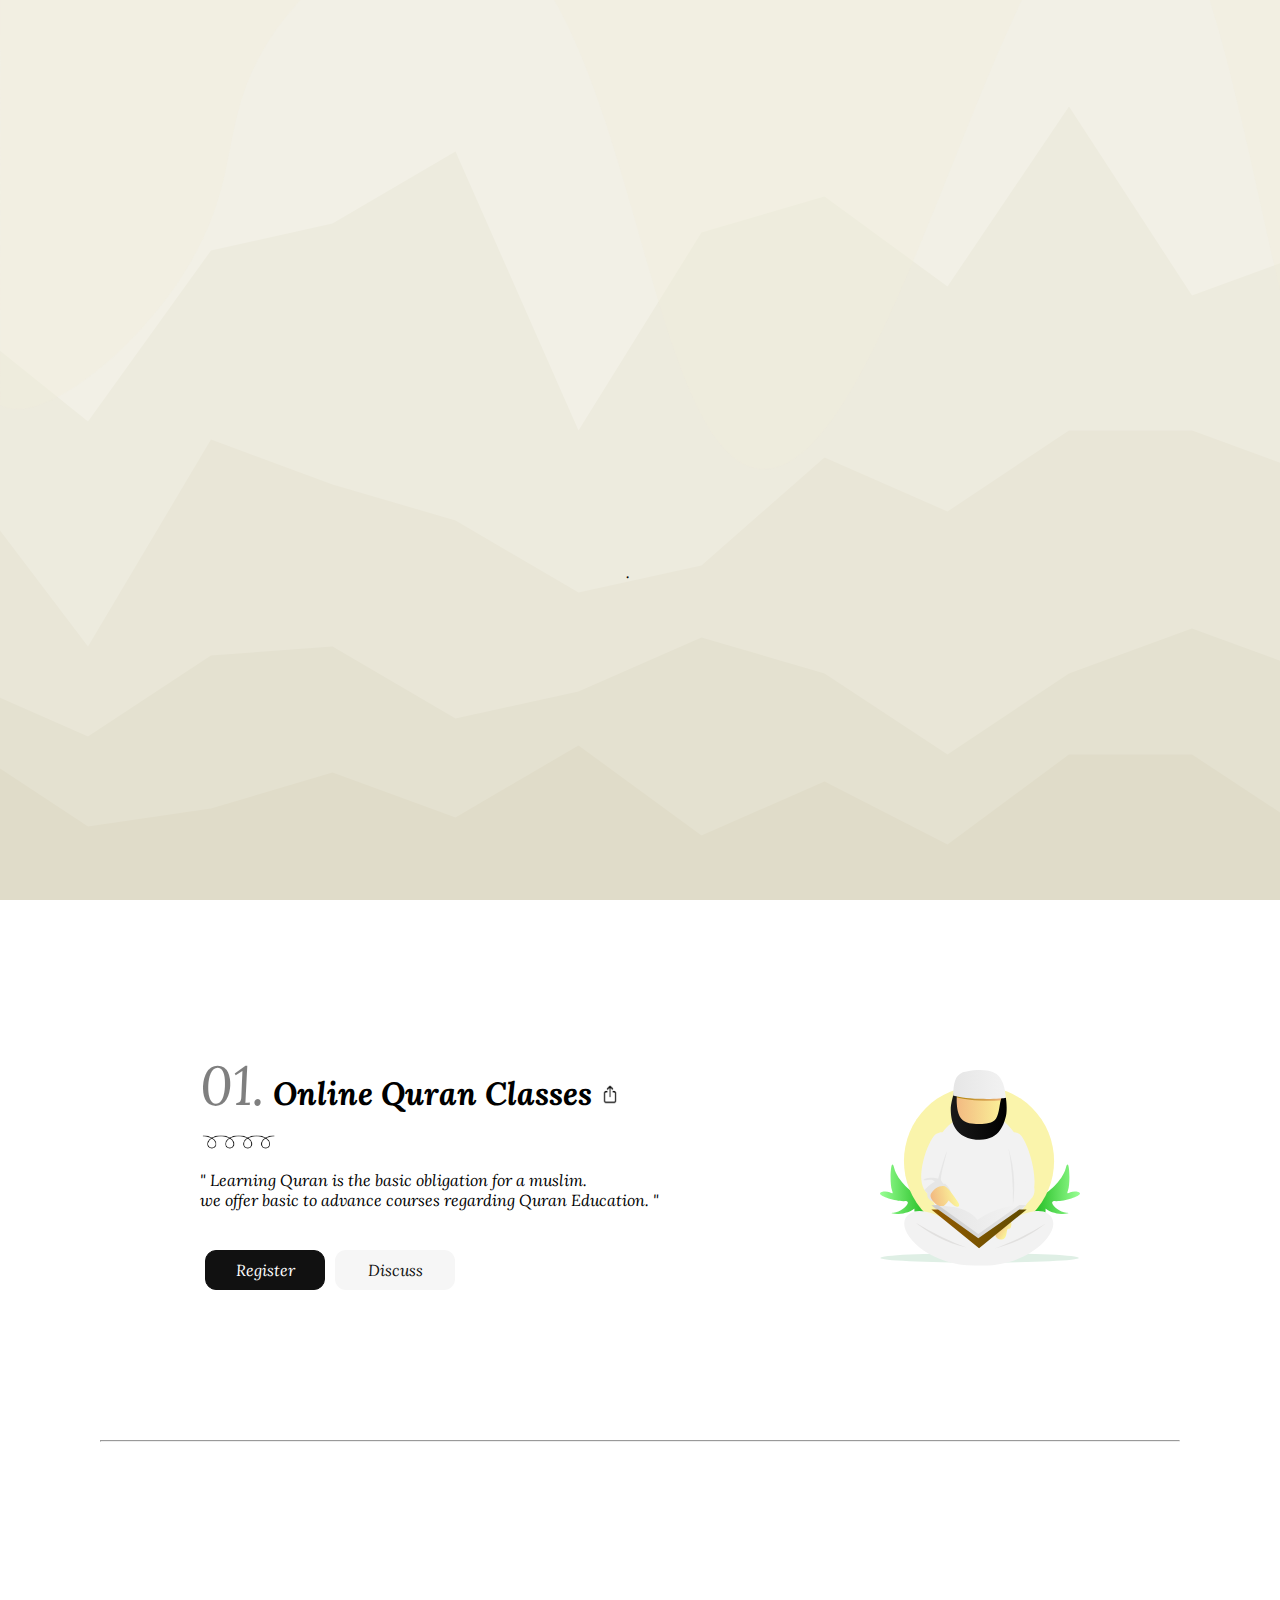
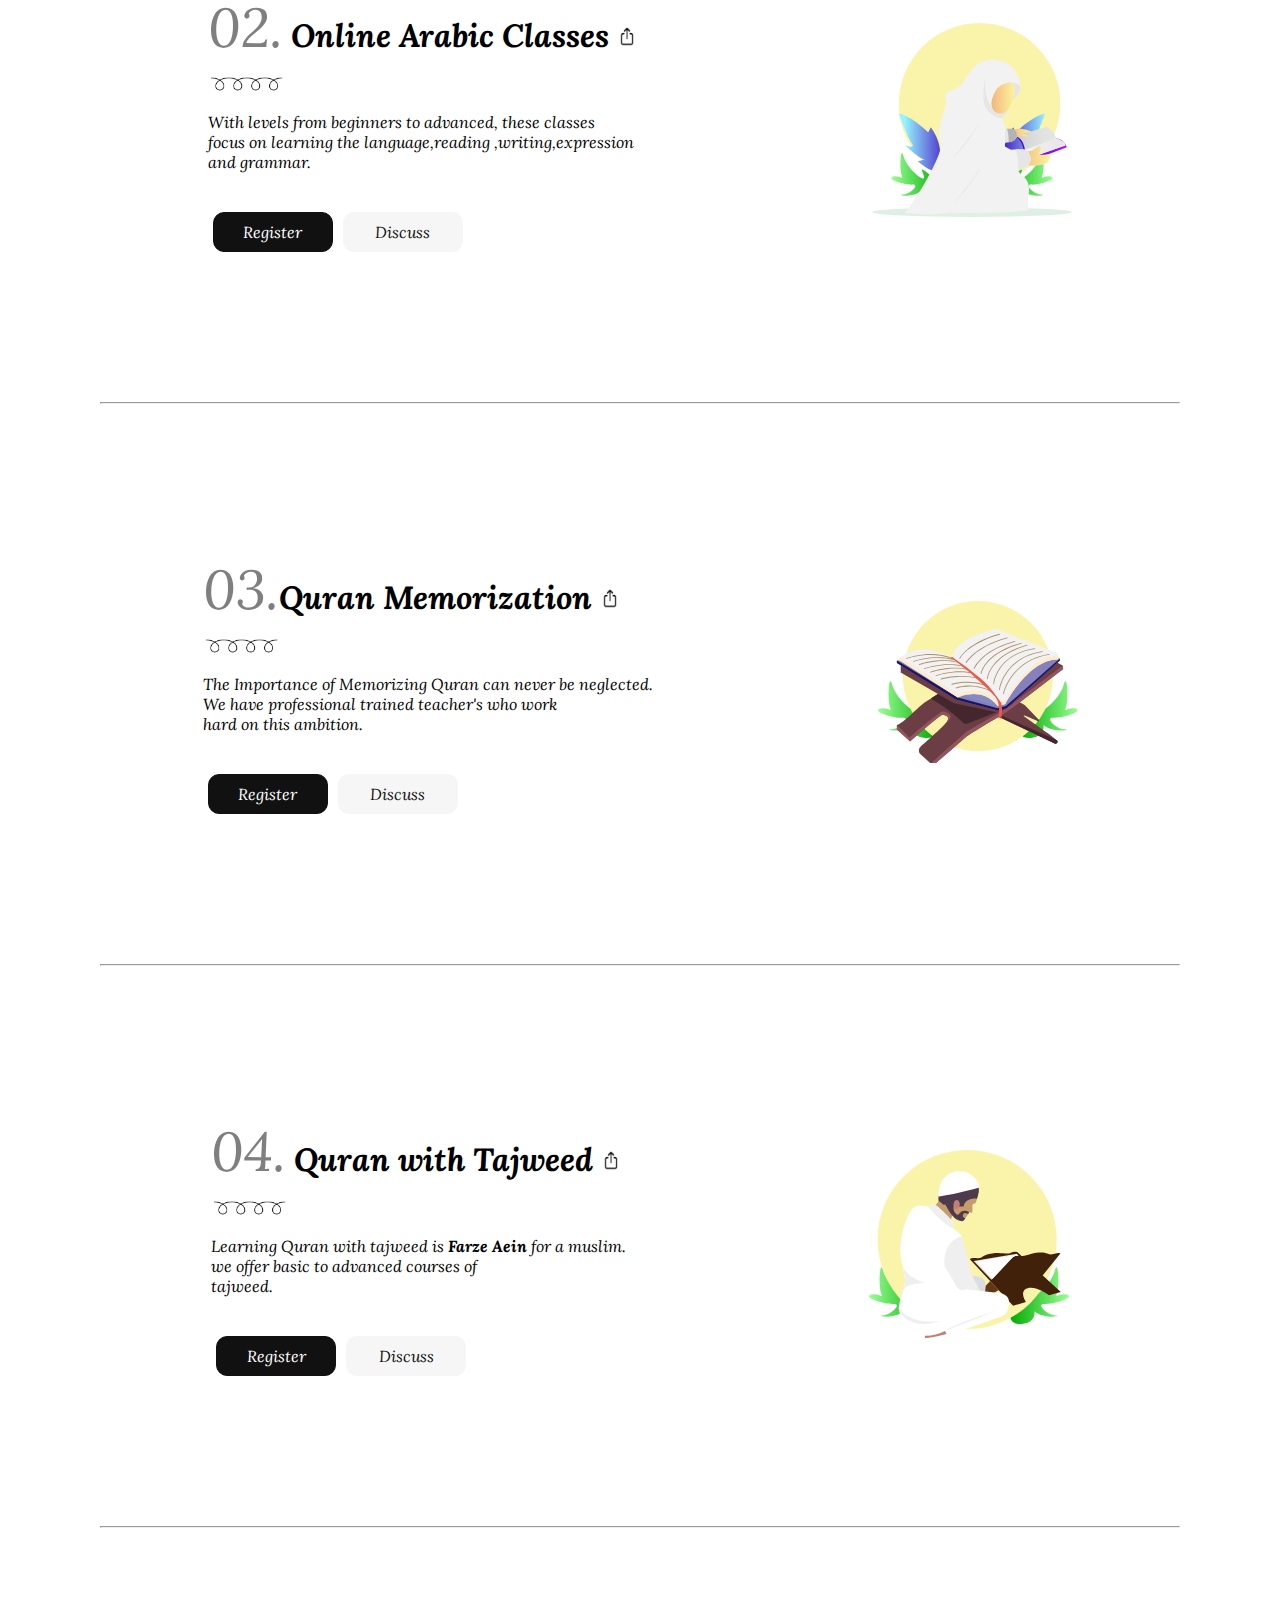
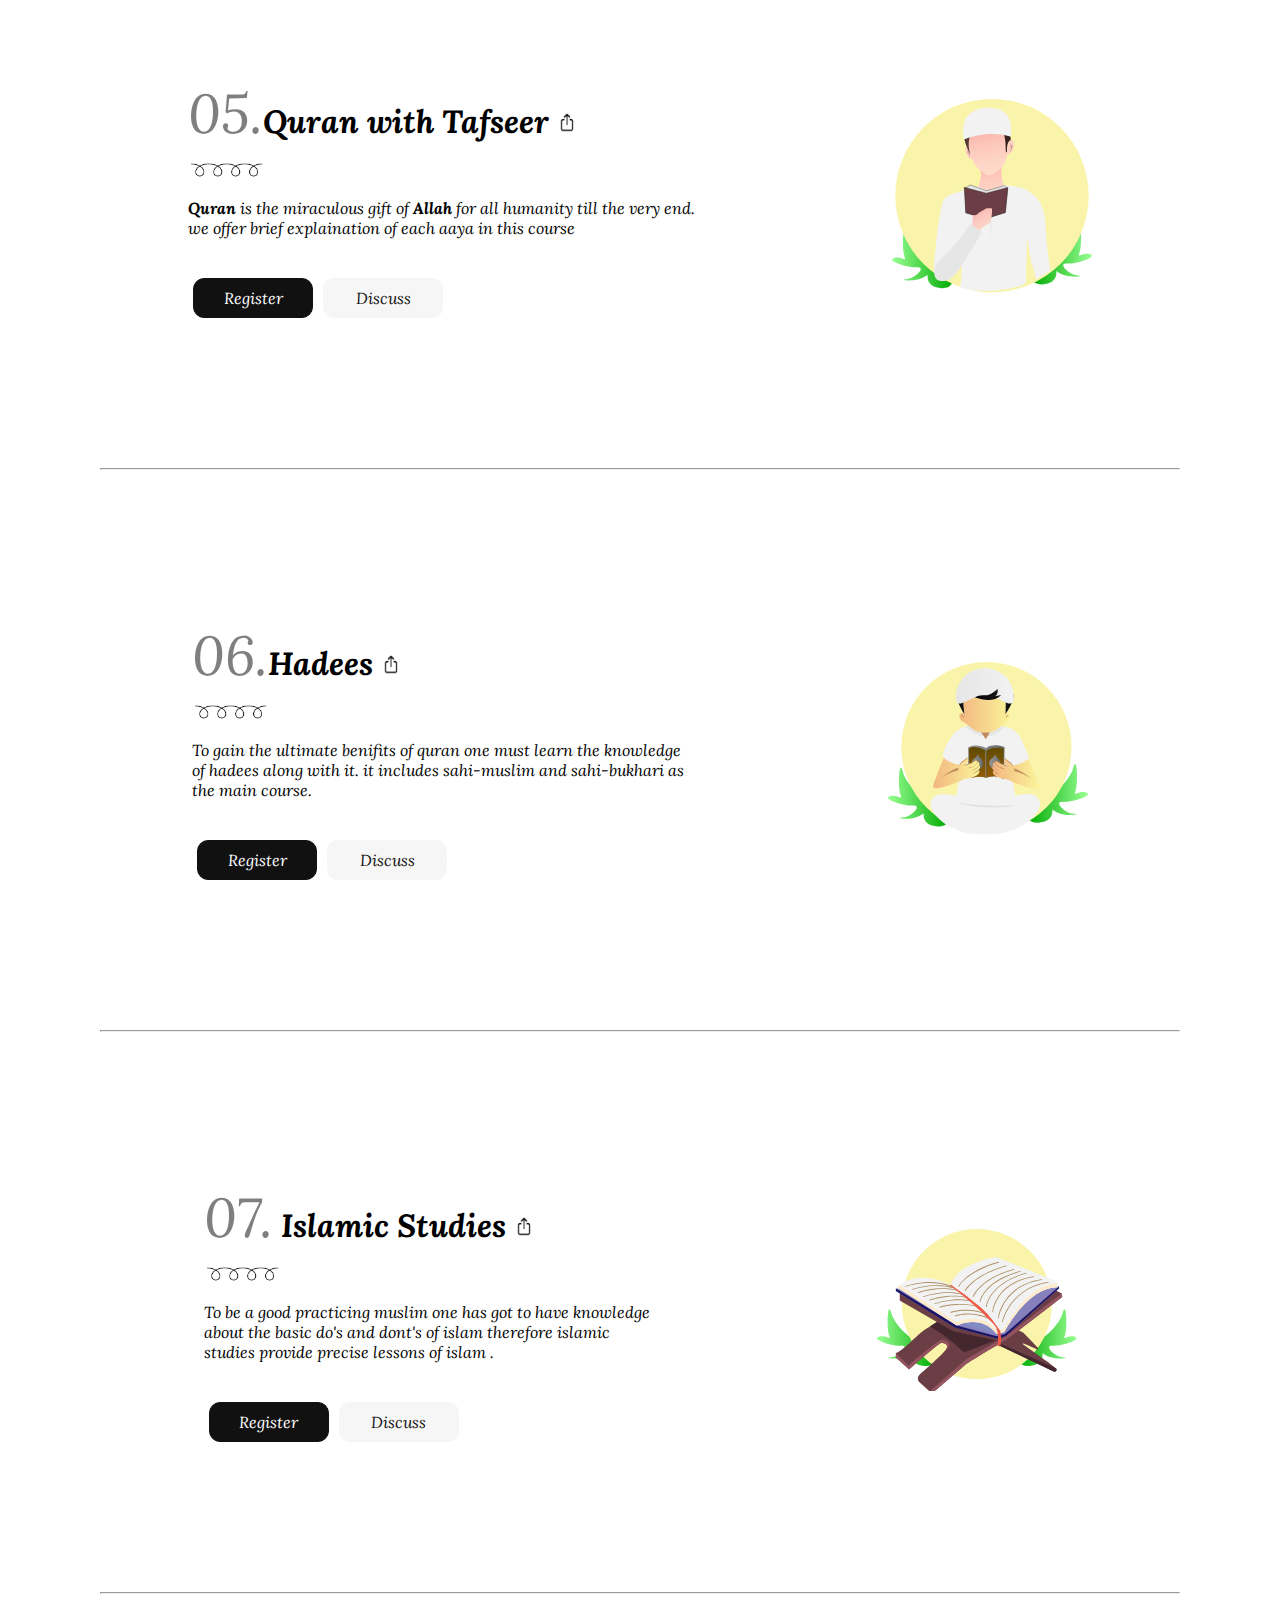
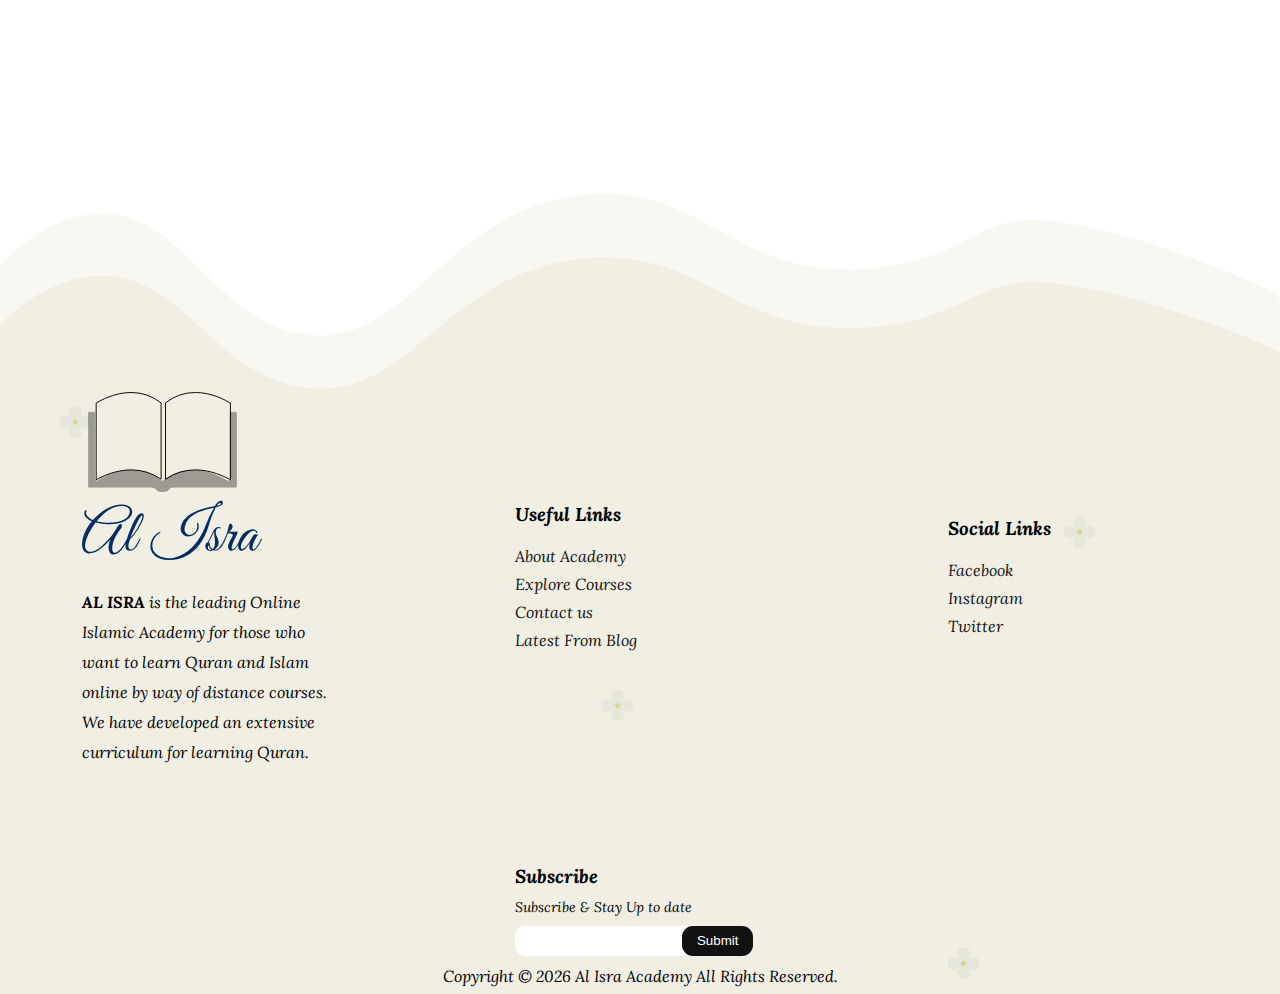
<file: courses.html>
<!DOCTYPE html>
    <html lang="en">
    <head>
        <meta charset="UTF-8" />
        <meta http-equiv="X-UA-Compatible" content="IE=edge" />
        <meta name="viewport" content="width=device-width, initial-scale=1.0" />
        <meta name="description" content="Online Quran Academy" />
        <meta name="Author" content="Online Quran Academy" />
        <meta name="keywords" content="Online, Quran, Academy, Tajweed, Translation, Learn, Arabic" />
        <meta name="author" content="Hasbu" />
        <title>Quran Academy</title>
        <link rel="stylesheet" href="css/style.css" />
        <link rel="preconnect" href="https://fonts.gstatic.com">
        <link href="https://fonts.googleapis.com/css2?family=Lora:ital,wght@0,400;0,500;0,600;0,700;1,400;1,500;1,600;1,700&display=swap" rel="stylesheet">
       
    </head>
    <body>
        <div class="loading">

            <!--// == Background == \\-->
        <svg  data-name="visual" xmlns="http://www.w3.org/2000/svg" viewBox="0 0 900.17 514.63"><defs><style>.be5dab44-9f70-4c87-92e9-3c1f66b1120f{fill:#f2eddb;}.a619f6db-ccc4-4da5-a4b8-94a2ce4a66bb{opacity:0.5;}.a63bb4f9-d3e5-4a21-9ea9-62d72e2d79d5{fill:#dde1d1;}.f92ed88a-d253-42fd-8eb4-055e6247eca6{fill:#d0d4c4;}.bf64f144-dcf8-4d42-83b5-f0faac062baf{fill:#b2a427;}.bfa9a4ad-fd5c-4b46-b0df-b2bd1e837291{fill:#decc30;}.b21b4afa-c0e4-4565-ad97-a4007cb2ed10{opacity:0.68;}.af59a945-6069-461b-8c6c-cbd0e8730f5e{fill:#f2f0e6;}</style></defs><path class="be5dab44-9f70-4c87-92e9-3c1f66b1120f" d="M0,0H900V456.4c-9.55,8.3-24.6,18.56-42.36,17.62-62.29-3.29-88.17-140.65-126.22-136.17-15,1.76-16,23.6-53.78,87.15-29.29,49.25-44.28,74-61.28,75.06-41.58,2.7-62.81-106.83-101.87-104.93-40.36,2-54.25,120.67-82,119.49C397.9,513.14,392,326.42,354.4,323.13c-38.49-3.37-73.66,188.77-115.66,185.36-38.28-3.11-40.14-165.28-95-172.34-21.36-2.75-46.45,18.59-58.22,36C67.44,399,77,416,58,446.45c-15.59,25-44.72,48.7-58,42.12-.21-.1,0-111.83,0-111.83S-.39,224.48,0,148.49C.33,85.82.18,34.42,0,0Z" transform="translate(0.17)"/><g class="a619f6db-ccc4-4da5-a4b8-94a2ce4a66bb"><path class="a63bb4f9-d3e5-4a21-9ea9-62d72e2d79d5" d="M105.55,114.74a.22.22,0,0,1,0-.37,1.93,1.93,0,0,0,.51-.65c.54-1.08-1.17-3.41-3.66-3.41a6.9,6.9,0,0,0-3.76,1.27,6.8,6.8,0,0,0,1.28-3.75c0-2.5-2.33-4.21-3.42-3.67a1.9,1.9,0,0,0-.64.52.25.25,0,0,1-.38,0,1.9,1.9,0,0,0-.64-.52c-1.08-.54-3.42,1.17-3.42,3.67a6.8,6.8,0,0,0,1.28,3.75,6.9,6.9,0,0,0-3.76-1.27c-2.49,0-4.2,2.33-3.66,3.41a1.93,1.93,0,0,0,.51.65.22.22,0,0,1,0,.37,1.74,1.74,0,0,0-.51.65c-.54,1.08,1.17,3.41,3.66,3.41a6.9,6.9,0,0,0,3.76-1.27,6.77,6.77,0,0,0-1.28,3.75c0,2.5,2.34,4.21,3.42,3.66a1.78,1.78,0,0,0,.64-.51.25.25,0,0,1,.38,0,1.78,1.78,0,0,0,.64.51c1.09.55,3.42-1.16,3.42-3.66a6.77,6.77,0,0,0-1.28-3.75,6.9,6.9,0,0,0,3.76,1.27c2.49,0,4.2-2.33,3.66-3.41A1.74,1.74,0,0,0,105.55,114.74Z" transform="translate(0.17)"/><path class="f92ed88a-d253-42fd-8eb4-055e6247eca6" d="M97.89,114.6a.06.06,0,0,1,0-.09.42.42,0,0,0,.11-.14c.12-.25-.26-.77-.82-.77a1.47,1.47,0,0,0-.84.29,1.59,1.59,0,0,0,.28-.85c0-.56-.52-.94-.76-.82a.39.39,0,0,0-.15.12.06.06,0,0,1-.08,0,.39.39,0,0,0-.15-.12c-.24-.12-.76.26-.76.82a1.59,1.59,0,0,0,.28.85,1.47,1.47,0,0,0-.84-.29c-.56,0-.94.52-.82.77a.42.42,0,0,0,.11.14.06.06,0,0,1,0,.09.34.34,0,0,0-.11.14c-.12.24.26.77.82.77a1.47,1.47,0,0,0,.84-.29,1.56,1.56,0,0,0-.28.84c0,.57.52,1,.76.83a.39.39,0,0,0,.15-.12,0,0,0,0,1,.08,0,.39.39,0,0,0,.15.12c.24.12.76-.26.76-.83a1.56,1.56,0,0,0-.28-.84,1.47,1.47,0,0,0,.84.29c.56,0,.94-.53.82-.77A.34.34,0,0,0,97.89,114.6Z" transform="translate(0.17)"/><circle class="bf64f144-dcf8-4d42-83b5-f0faac062baf" cx="95.84" cy="114.55" r="1.46"/><path class="bfa9a4ad-fd5c-4b46-b0df-b2bd1e837291" d="M95.54,113.55a.33.33,0,1,1-.33-.33A.33.33,0,0,1,95.54,113.55Z" transform="translate(0.17)"/><circle class="bfa9a4ad-fd5c-4b46-b0df-b2bd1e837291" cx="96.09" cy="113.47" r="0.33"/><circle class="bfa9a4ad-fd5c-4b46-b0df-b2bd1e837291" cx="96.13" cy="114.14" r="0.33"/><path class="bfa9a4ad-fd5c-4b46-b0df-b2bd1e837291" d="M95.69,114.9a.33.33,0,0,1-.33.33.33.33,0,1,1,0-.66A.33.33,0,0,1,95.69,114.9Z" transform="translate(0.17)"/><path class="bfa9a4ad-fd5c-4b46-b0df-b2bd1e837291" d="M96.37,114.84a.33.33,0,0,1-.33.33.33.33,0,0,1-.33-.33.32.32,0,0,1,.33-.33A.33.33,0,0,1,96.37,114.84Z" transform="translate(0.17)"/><circle class="bfa9a4ad-fd5c-4b46-b0df-b2bd1e837291" cx="95.83" cy="115.5" r="0.33"/><circle class="bfa9a4ad-fd5c-4b46-b0df-b2bd1e837291" cx="96.5" cy="115.45" r="0.33"/><circle class="bfa9a4ad-fd5c-4b46-b0df-b2bd1e837291" cx="94.79" cy="114.22" r="0.33"/><circle class="bfa9a4ad-fd5c-4b46-b0df-b2bd1e837291" cx="94.85" cy="114.9" r="0.33"/><path class="bfa9a4ad-fd5c-4b46-b0df-b2bd1e837291" d="M95.34,115.47a.33.33,0,0,1-.66,0,.33.33,0,0,1,.66,0Z" transform="translate(0.17)"/><path class="bfa9a4ad-fd5c-4b46-b0df-b2bd1e837291" d="M97.06,114.66a.33.33,0,0,1-.33.33.33.33,0,0,1-.33-.33.32.32,0,0,1,.33-.33A.33.33,0,0,1,97.06,114.66Z" transform="translate(0.17)"/><circle class="bfa9a4ad-fd5c-4b46-b0df-b2bd1e837291" cx="95.46" cy="114.22" r="0.33"/><circle class="bfa9a4ad-fd5c-4b46-b0df-b2bd1e837291" cx="96.74" cy="113.89" r="0.33"/></g><g class="b21b4afa-c0e4-4565-ad97-a4007cb2ed10"><path class="a63bb4f9-d3e5-4a21-9ea9-62d72e2d79d5" d="M469.54,389.12a.11.11,0,0,1,0-.19.94.94,0,0,0,.26-.33c.27-.55-.6-1.74-1.87-1.74a3.46,3.46,0,0,0-1.91.65,3.46,3.46,0,0,0,.65-1.91c0-1.27-1.19-2.14-1.74-1.87a.94.94,0,0,0-.33.26.11.11,0,0,1-.19,0,.86.86,0,0,0-.33-.26c-.55-.27-1.74.6-1.74,1.87a3.54,3.54,0,0,0,.65,1.91,3.43,3.43,0,0,0-1.91-.65c-1.27,0-2.14,1.19-1.87,1.74a1,1,0,0,0,.27.33.12.12,0,0,1,0,.19.86.86,0,0,0-.27.33c-.27.55.6,1.74,1.87,1.74a3.51,3.51,0,0,0,1.91-.65,3.51,3.51,0,0,0-.65,1.91c0,1.27,1.19,2.14,1.74,1.87a.86.86,0,0,0,.33-.27.12.12,0,0,1,.19,0,1,1,0,0,0,.33.27c.55.27,1.74-.6,1.74-1.87a3.43,3.43,0,0,0-.65-1.91,3.54,3.54,0,0,0,1.91.65c1.27,0,2.14-1.19,1.87-1.74A.86.86,0,0,0,469.54,389.12Z" transform="translate(0.17)"/><path class="f92ed88a-d253-42fd-8eb4-055e6247eca6" d="M465.64,389a0,0,0,0,1,0,0,.21.21,0,0,0,.05-.07c.07-.13-.13-.39-.41-.39a.74.74,0,0,0-.43.14.81.81,0,0,0,.14-.43c0-.28-.26-.48-.39-.41a.14.14,0,0,0-.07.05s0,0,0,0a.14.14,0,0,0-.07-.05c-.12-.07-.39.13-.39.41a.75.75,0,0,0,.15.43.78.78,0,0,0-.43-.14c-.29,0-.48.26-.42.39a.22.22,0,0,0,.06.07,0,0,0,0,1,0,0,.28.28,0,0,0-.06.08c-.06.12.13.39.42.39a.25.25,0,1,1,.28.28c0,.29.27.48.39.42a.14.14,0,0,0,.07-.06h0a.14.14,0,0,0,.07.06c.13.06.39-.13.39-.42a.88.88,0,0,0-.14-.43.75.75,0,0,0,.43.15c.28,0,.48-.27.41-.39S465.65,389.06,465.64,389Z" transform="translate(0.17)"/><circle class="bf64f144-dcf8-4d42-83b5-f0faac062baf" cx="464.68" cy="389.02" r="0.74"/><path class="bfa9a4ad-fd5c-4b46-b0df-b2bd1e837291" d="M464.44,388.51a.17.17,0,1,1-.17-.17A.18.18,0,0,1,464.44,388.51Z" transform="translate(0.17)"/><circle class="bfa9a4ad-fd5c-4b46-b0df-b2bd1e837291" cx="464.81" cy="388.47" r="0.17"/><circle class="bfa9a4ad-fd5c-4b46-b0df-b2bd1e837291" cx="464.82" cy="388.81" r="0.17"/><path class="bfa9a4ad-fd5c-4b46-b0df-b2bd1e837291" d="M464.51,389.2a.17.17,0,0,1-.16.17.17.17,0,1,1,0-.34A.17.17,0,0,1,464.51,389.2Z" transform="translate(0.17)"/><path class="bfa9a4ad-fd5c-4b46-b0df-b2bd1e837291" d="M464.86,389.17a.17.17,0,0,1-.17.17.18.18,0,0,1-.17-.17.17.17,0,0,1,.17-.17A.16.16,0,0,1,464.86,389.17Z" transform="translate(0.17)"/><circle class="bfa9a4ad-fd5c-4b46-b0df-b2bd1e837291" cx="464.67" cy="389.5" r="0.17"/><circle class="bfa9a4ad-fd5c-4b46-b0df-b2bd1e837291" cx="465.01" cy="389.48" r="0.17"/><circle class="bfa9a4ad-fd5c-4b46-b0df-b2bd1e837291" cx="464.14" cy="388.86" r="0.17"/><circle class="bfa9a4ad-fd5c-4b46-b0df-b2bd1e837291" cx="464.18" cy="389.2" r="0.17"/><path class="bfa9a4ad-fd5c-4b46-b0df-b2bd1e837291" d="M464.34,389.49a.17.17,0,1,1-.17-.17A.18.18,0,0,1,464.34,389.49Z" transform="translate(0.17)"/><path class="bfa9a4ad-fd5c-4b46-b0df-b2bd1e837291" d="M465.21,389.08a.16.16,0,0,1-.17.16.16.16,0,0,1-.16-.16.16.16,0,0,1,.16-.17A.16.16,0,0,1,465.21,389.08Z" transform="translate(0.17)"/><circle class="bfa9a4ad-fd5c-4b46-b0df-b2bd1e837291" cx="464.48" cy="388.86" r="0.17"/><circle class="bfa9a4ad-fd5c-4b46-b0df-b2bd1e837291" cx="465.14" cy="388.69" r="0.17"/></g><g class="a619f6db-ccc4-4da5-a4b8-94a2ce4a66bb"><path class="a63bb4f9-d3e5-4a21-9ea9-62d72e2d79d5" d="M58.08,338.78a.25.25,0,0,1,0-.4,2,2,0,0,0,.56-.69c.58-1.17-1.25-3.67-3.94-3.67a7.29,7.29,0,0,0-4,1.37,7.29,7.29,0,0,0,1.37-4c0-2.68-2.5-4.52-3.67-3.94a2,2,0,0,0-.69.56.25.25,0,0,1-.4,0,2,2,0,0,0-.69-.56c-1.17-.58-3.67,1.26-3.67,3.94a7.37,7.37,0,0,0,1.37,4,7.29,7.29,0,0,0-4-1.37c-2.68,0-4.52,2.5-3.94,3.67a2,2,0,0,0,.56.69.25.25,0,0,1,0,.4,2,2,0,0,0-.56.69c-.58,1.17,1.26,3.67,3.94,3.67a7.37,7.37,0,0,0,4-1.37,7.37,7.37,0,0,0-1.37,4c0,2.68,2.5,4.52,3.67,3.94a2,2,0,0,0,.69-.56.25.25,0,0,1,.4,0,2,2,0,0,0,.69.56c1.17.58,3.67-1.26,3.67-3.94a7.29,7.29,0,0,0-1.37-4,7.37,7.37,0,0,0,4,1.37c2.69,0,4.52-2.5,3.94-3.67A2,2,0,0,0,58.08,338.78Z" transform="translate(0.17)"/><path class="f92ed88a-d253-42fd-8eb4-055e6247eca6" d="M49.86,338.62a.06.06,0,0,1,0-.09.33.33,0,0,0,.13-.15c.13-.26-.29-.82-.89-.82a1.67,1.67,0,0,0-.9.3,1.67,1.67,0,0,0,.3-.9c0-.6-.56-1-.82-.88a.32.32,0,0,0-.15.12.06.06,0,0,1-.09,0,.35.35,0,0,0-.16-.12c-.26-.14-.82.28-.82.88a1.67,1.67,0,0,0,.3.9,1.67,1.67,0,0,0-.9-.3c-.6,0-1,.56-.88.82a.27.27,0,0,0,.12.15.06.06,0,0,1,0,.09.35.35,0,0,0-.12.16c-.13.26.28.82.88.82a1.67,1.67,0,0,0,.9-.3,1.67,1.67,0,0,0-.3.9c0,.6.56,1,.82.88a.35.35,0,0,0,.16-.12.06.06,0,0,1,.09,0,.32.32,0,0,0,.15.12c.26.14.82-.28.82-.88a1.67,1.67,0,0,0-.3-.9,1.67,1.67,0,0,0,.9.3c.6,0,1-.56.89-.82A.45.45,0,0,0,49.86,338.62Z" transform="translate(0.17)"/><circle class="bf64f144-dcf8-4d42-83b5-f0faac062baf" cx="47.66" cy="338.58" r="1.57"/><path class="bfa9a4ad-fd5c-4b46-b0df-b2bd1e837291" d="M47.34,337.5a.36.36,0,0,1-.71,0,.36.36,0,1,1,.71,0Z" transform="translate(0.17)"/><circle class="bfa9a4ad-fd5c-4b46-b0df-b2bd1e837291" cx="47.92" cy="337.42" r="0.35"/><circle class="bfa9a4ad-fd5c-4b46-b0df-b2bd1e837291" cx="47.96" cy="338.14" r="0.35"/><path class="bfa9a4ad-fd5c-4b46-b0df-b2bd1e837291" d="M47.5,339a.36.36,0,1,1-.71,0,.36.36,0,0,1,.71,0Z" transform="translate(0.17)"/><path class="bfa9a4ad-fd5c-4b46-b0df-b2bd1e837291" d="M48.23,338.88a.36.36,0,1,1-.71,0,.36.36,0,0,1,.71,0Z" transform="translate(0.17)"/><circle class="bfa9a4ad-fd5c-4b46-b0df-b2bd1e837291" cx="47.64" cy="339.59" r="0.35"/><circle class="bfa9a4ad-fd5c-4b46-b0df-b2bd1e837291" cx="48.36" cy="339.54" r="0.35"/><circle class="bfa9a4ad-fd5c-4b46-b0df-b2bd1e837291" cx="46.52" cy="338.23" r="0.35"/><circle class="bfa9a4ad-fd5c-4b46-b0df-b2bd1e837291" cx="46.59" cy="338.95" r="0.35"/><path class="bfa9a4ad-fd5c-4b46-b0df-b2bd1e837291" d="M47.12,339.57a.35.35,0,1,1-.35-.36A.35.35,0,0,1,47.12,339.57Z" transform="translate(0.17)"/><path class="bfa9a4ad-fd5c-4b46-b0df-b2bd1e837291" d="M49,338.69a.36.36,0,0,1-.71,0,.36.36,0,1,1,.71,0Z" transform="translate(0.17)"/><circle class="bfa9a4ad-fd5c-4b46-b0df-b2bd1e837291" cx="47.24" cy="338.23" r="0.35"/><circle class="bfa9a4ad-fd5c-4b46-b0df-b2bd1e837291" cx="48.62" cy="337.87" r="0.35"/></g><g class="a619f6db-ccc4-4da5-a4b8-94a2ce4a66bb"><path class="a63bb4f9-d3e5-4a21-9ea9-62d72e2d79d5" d="M715.5,142.9a.22.22,0,0,1,0-.34A1.68,1.68,0,0,0,716,142c.5-1-1.06-3.11-3.34-3.11A6.22,6.22,0,0,0,709.2,140a6.24,6.24,0,0,0,1.17-3.43c0-2.28-2.13-3.83-3.12-3.34a1.68,1.68,0,0,0-.59.47.22.22,0,0,1-.34,0,1.59,1.59,0,0,0-.59-.47c-1-.49-3.11,1.06-3.11,3.34a6.22,6.22,0,0,0,1.16,3.43,6.22,6.22,0,0,0-3.43-1.16c-2.28,0-3.83,2.12-3.34,3.11a1.68,1.68,0,0,0,.47.59.22.22,0,0,1,0,.34,1.68,1.68,0,0,0-.47.59c-.49,1,1.06,3.12,3.34,3.12a6.24,6.24,0,0,0,3.43-1.17,6.22,6.22,0,0,0-1.16,3.43c0,2.28,2.12,3.84,3.11,3.34a1.59,1.59,0,0,0,.59-.47.22.22,0,0,1,.34,0,1.68,1.68,0,0,0,.59.47c1,.5,3.12-1.06,3.12-3.34a6.24,6.24,0,0,0-1.17-3.43,6.24,6.24,0,0,0,3.43,1.17c2.28,0,3.84-2.13,3.34-3.12A1.68,1.68,0,0,0,715.5,142.9Z" transform="translate(0.17)"/><path class="f92ed88a-d253-42fd-8eb4-055e6247eca6" d="M708.51,142.77a.06.06,0,0,1,0-.08.25.25,0,0,0,.11-.13c.11-.22-.24-.7-.75-.7a1.37,1.37,0,0,0-.77.26,1.37,1.37,0,0,0,.26-.77c0-.51-.48-.86-.7-.75a.29.29,0,0,0-.13.11.06.06,0,0,1-.08,0,.25.25,0,0,0-.13-.11c-.22-.11-.7.24-.7.75a1.37,1.37,0,0,0,.26.77,1.37,1.37,0,0,0-.77-.26c-.51,0-.86.48-.75.7a.3.3,0,0,0,.11.13.06.06,0,0,1,0,.08.3.3,0,0,0-.11.13c-.11.22.24.7.75.7a1.37,1.37,0,0,0,.77-.26,1.37,1.37,0,0,0-.26.77c0,.51.48.86.7.75a.25.25,0,0,0,.13-.11.06.06,0,0,1,.08,0,.29.29,0,0,0,.13.11c.22.11.7-.24.7-.75a1.37,1.37,0,0,0-.26-.77,1.37,1.37,0,0,0,.77.26c.51,0,.86-.48.75-.7A.25.25,0,0,0,708.51,142.77Z" transform="translate(0.17)"/><circle class="bf64f144-dcf8-4d42-83b5-f0faac062baf" cx="706.67" cy="142.73" r="1.33"/><path class="bfa9a4ad-fd5c-4b46-b0df-b2bd1e837291" d="M706.37,141.81a.29.29,0,0,1-.3.3.3.3,0,0,1-.3-.3.31.31,0,0,1,.3-.3A.3.3,0,0,1,706.37,141.81Z" transform="translate(0.17)"/><circle class="bfa9a4ad-fd5c-4b46-b0df-b2bd1e837291" cx="706.89" cy="141.74" r="0.3"/><circle class="bfa9a4ad-fd5c-4b46-b0df-b2bd1e837291" cx="706.92" cy="142.36" r="0.3"/><path class="bfa9a4ad-fd5c-4b46-b0df-b2bd1e837291" d="M706.51,143.05a.31.31,0,0,1-.61,0,.31.31,0,0,1,.61,0Z" transform="translate(0.17)"/><path class="bfa9a4ad-fd5c-4b46-b0df-b2bd1e837291" d="M707.13,143a.31.31,0,0,1-.61,0,.31.31,0,0,1,.61,0Z" transform="translate(0.17)"/><circle class="bfa9a4ad-fd5c-4b46-b0df-b2bd1e837291" cx="706.65" cy="143.59" r="0.3"/><circle class="bfa9a4ad-fd5c-4b46-b0df-b2bd1e837291" cx="707.26" cy="143.54" r="0.3"/><circle class="bfa9a4ad-fd5c-4b46-b0df-b2bd1e837291" cx="705.7" cy="142.43" r="0.3"/><circle class="bfa9a4ad-fd5c-4b46-b0df-b2bd1e837291" cx="705.76" cy="143.04" r="0.3"/><path class="bfa9a4ad-fd5c-4b46-b0df-b2bd1e837291" d="M706.19,143.57a.3.3,0,0,1-.3.3.3.3,0,0,1,0-.6A.3.3,0,0,1,706.19,143.57Z" transform="translate(0.17)"/><path class="bfa9a4ad-fd5c-4b46-b0df-b2bd1e837291" d="M707.76,142.82a.31.31,0,0,1-.61,0,.31.31,0,0,1,.61,0Z" transform="translate(0.17)"/><circle class="bfa9a4ad-fd5c-4b46-b0df-b2bd1e837291" cx="706.31" cy="142.43" r="0.3"/><circle class="bfa9a4ad-fd5c-4b46-b0df-b2bd1e837291" cx="707.48" cy="142.13" r="0.3"/></g><g class="a619f6db-ccc4-4da5-a4b8-94a2ce4a66bb"><path class="a63bb4f9-d3e5-4a21-9ea9-62d72e2d79d5" d="M851.16,391.28a.22.22,0,0,1,0-.35,1.65,1.65,0,0,0,.48-.6c.5-1-1.09-3.18-3.41-3.18a6.4,6.4,0,0,0-3.5,1.19,6.29,6.29,0,0,0,1.19-3.49c0-2.33-2.17-3.92-3.18-3.41a1.74,1.74,0,0,0-.6.48.23.23,0,0,1-.35,0,1.65,1.65,0,0,0-.6-.48c-1-.51-3.17,1.08-3.17,3.41a6.36,6.36,0,0,0,1.18,3.49,6.37,6.37,0,0,0-3.49-1.19c-2.32,0-3.91,2.17-3.41,3.18a1.65,1.65,0,0,0,.48.6.23.23,0,0,1,0,.35,1.65,1.65,0,0,0-.48.6c-.5,1,1.09,3.18,3.41,3.18a6.37,6.37,0,0,0,3.49-1.19,6.36,6.36,0,0,0-1.18,3.49c0,2.33,2.17,3.92,3.17,3.41a1.65,1.65,0,0,0,.6-.48.23.23,0,0,1,.35,0,1.74,1.74,0,0,0,.6.48c1,.51,3.18-1.08,3.18-3.41a6.29,6.29,0,0,0-1.19-3.49,6.4,6.4,0,0,0,3.5,1.19c2.32,0,3.91-2.17,3.41-3.18A1.65,1.65,0,0,0,851.16,391.28Z" transform="translate(0.17)"/><path class="f92ed88a-d253-42fd-8eb4-055e6247eca6" d="M844,391.14a0,0,0,0,1,0-.07.33.33,0,0,0,.11-.14c.11-.22-.24-.71-.77-.71a.46.46,0,1,1-.51-.52c0-.52-.49-.88-.72-.77a.52.52,0,0,0-.13.11,0,0,0,0,1-.08,0,.61.61,0,0,0-.14-.11c-.22-.11-.71.25-.71.77a1.41,1.41,0,0,0,.27.78,1.46,1.46,0,0,0-.79-.26c-.52,0-.88.49-.76.71a.33.33,0,0,0,.11.14,0,0,0,0,1,0,.07.33.33,0,0,0-.11.14c-.12.23.24.71.76.71a1.46,1.46,0,0,0,.79-.26,1.44,1.44,0,0,0-.27.78c0,.52.49.88.71.77a.61.61,0,0,0,.14-.11,0,0,0,0,1,.08,0,.52.52,0,0,0,.13.11c.23.11.72-.25.72-.77a.46.46,0,1,1,.51-.52c.53,0,.88-.48.77-.71A.33.33,0,0,0,844,391.14Z" transform="translate(0.17)"/><circle class="bf64f144-dcf8-4d42-83b5-f0faac062baf" cx="842.14" cy="391.11" r="1.36"/><path class="bfa9a4ad-fd5c-4b46-b0df-b2bd1e837291" d="M841.85,390.17a.31.31,0,1,1-.31-.31A.31.31,0,0,1,841.85,390.17Z" transform="translate(0.17)"/><circle class="bfa9a4ad-fd5c-4b46-b0df-b2bd1e837291" cx="842.37" cy="390.1" r="0.31"/><circle class="bfa9a4ad-fd5c-4b46-b0df-b2bd1e837291" cx="842.41" cy="390.72" r="0.31"/><path class="bfa9a4ad-fd5c-4b46-b0df-b2bd1e837291" d="M842,391.43a.3.3,0,0,1-.3.31.31.31,0,0,1,0-.62A.3.3,0,0,1,842,391.43Z" transform="translate(0.17)"/><path class="bfa9a4ad-fd5c-4b46-b0df-b2bd1e837291" d="M842.62,391.37a.31.31,0,0,1-.62,0,.31.31,0,1,1,.62,0Z" transform="translate(0.17)"/><circle class="bfa9a4ad-fd5c-4b46-b0df-b2bd1e837291" cx="842.13" cy="391.98" r="0.31"/><circle class="bfa9a4ad-fd5c-4b46-b0df-b2bd1e837291" cx="842.75" cy="391.94" r="0.31"/><circle class="bfa9a4ad-fd5c-4b46-b0df-b2bd1e837291" cx="841.16" cy="390.8" r="0.31"/><circle class="bfa9a4ad-fd5c-4b46-b0df-b2bd1e837291" cx="841.22" cy="391.43" r="0.31"/><path class="bfa9a4ad-fd5c-4b46-b0df-b2bd1e837291" d="M841.66,392a.31.31,0,0,1-.31.31.31.31,0,0,1,0-.62A.31.31,0,0,1,841.66,392Z" transform="translate(0.17)"/><path class="bfa9a4ad-fd5c-4b46-b0df-b2bd1e837291" d="M843.26,391.2a.31.31,0,1,1-.31-.31A.31.31,0,0,1,843.26,391.2Z" transform="translate(0.17)"/><circle class="bfa9a4ad-fd5c-4b46-b0df-b2bd1e837291" cx="841.78" cy="390.8" r="0.31"/><circle class="bfa9a4ad-fd5c-4b46-b0df-b2bd1e837291" cx="842.98" cy="390.49" r="0.31"/></g><path class="af59a945-6069-461b-8c6c-cbd0e8730f5e" d="M751.94,543.72" transform="translate(0.17)"/></svg>
        </div>
        <nav>
            <a href="index.html" class="logo" width="180px">
                <img src="images/logo-minimal.svg" alt="">
            </a>
            <ul class="main-navigation">
                <a href="#" class="nav-btn-link btn-close-menu"><img src="images/icons/close.png" alt="Close Icon"></a>
                <li class="nav-item"><a class="nav-link" href="index.html">Home</a></li>
                <li class="nav-item"><a class="nav-link" href="courses.html">Courses</a></li>
                <li class="nav-item"><a class="nav-link" href="blog.html">Blog</a></li>
                <li class="nav-item"><a class="nav-link" href="about.html">About</a></li>
                <li class="nav-item"><a class="nav-link" href="contact.html">Contact</a></li>
            </ul>
            <div class="nav-btns">
                <a href="UnderCt.html" class="nav-btn-link cta"><img src="images/icons/phone.png" alt="Phone Icon"></a>
                <a href="#" class="nav-btn-link btn-open-menu"><img src="images/icons/menu.png" alt="Menu Icon"></a>
            </div>
        </nav>

        <div class="courses-main-header">
            <div class="courses-header-content">
                <h1 class="quote">Browse Courses</h1>
                <p class="header-paragraph">Our distance courses utilize unique online learning tools, and combine <br class="edt-mb">
                   both ancient and modern methods of teaching. Study Islam online through our <br class="edt-mb">
                   innovative online Islamic classes and experience it for yourself.</p>
                <span class="c-move"></span>
                <div class="breadCrumb " >
                    <a href="index.html">Home </a>
                    <span>.</span>
                    <a href="courses.html">&nbspCourses</a>
                </div>
            </div>
        </div>

        <div class="courses-info-sect">
            <div class="sect-01" data-d="1" id="courses-01">
                <div class="sect-content">
                    <h1><span class="f-lt-bg">01.</span> Online Quran Classes    <a href="#" class="share-btn"><img src="images/icons/share-01-cs.png" alt="Share Icon"></a></h1>
                <hr>
                <p>" Learning Quran is the basic obligation for a muslim. <br class="rm-r-mb"> we offer basic to advance courses regarding Quran Education. "</p>
                <div class="courses-info-cta">
                    <a href="#" class="regButton">Register</a>
                    <a href="#" class="disbtn">Discuss</a>
                    <span style="display: none;">Online Quran Classes</span>
                </div>
                </div>
                <div class="image-ssect">
                    <svg  data-name="a3237a58-817f-4357-96a7-f0027335d796" xmlns="http://www.w3.org/2000/svg" xmlns:xlink="http://www.w3.org/1999/xlink" viewBox="0 0 636.24 622.09"><defs><style>.ac192525-3fcb-4a89-b136-edba959a5740{fill:#dfefe5;}.f5c24048-183e-4d9f-ae61-0a80ce3805dd{fill:url(#fbcd8513-da51-4096-9fe9-5b384557440e);}.a6caf811-6a9e-4363-96c0-bfd241bb224e{fill:url(#ae9e3ea6-e956-407b-9271-84d59cf874d0);}.e689ffe5-dd1b-4477-bc51-9a8bbb2cc700{fill:#faf4ab;}.b5a0230a-7fe4-4da6-8c0a-baa8b46c7f63{fill:#f2f2f2;}.e7873804-c095-49c9-9df1-81dd1543eeeb{fill:url(#b584a401-e20a-4edc-ac1f-fc7335866d4d);}.b90cd45c-db94-4d2b-913a-9c7b0872675b{fill:#e6e6e6;}.a52facba-dc5b-4c13-9fd5-643e08bd8c6e{fill:url(#b33e80a7-0dc5-4cea-89d0-0d252afe9aee);}.a6e7da58-f1fc-4a7a-879e-ea7cef744b70{fill:url(#bcc5cb44-ed6c-4aaf-89ac-bfc51430e8c3);}.ae270076-d819-4754-818c-dc020c9fb79a{fill:url(#a10a8e9a-edbf-4b2c-9e43-9812b82b73ce);}.bfbe8508-d1a3-4086-8ce4-fd7de0eeb781{fill:url(#e6c2ea99-02b7-44fa-afa9-471a745eb831);}.b3f6b4ee-0f13-4544-9dff-ae86c7a84b78{fill:url(#a224c74c-d8bf-423d-a30f-b76fa8abae69);}.ba35d7ab-8051-42e8-a01d-947ca1696b2b{fill:url(#b5e69b40-64bb-457e-9c65-90777865db56);}.a9667ddb-2bd0-4ab3-abd0-bc74f39f61d4{fill:url(#ac9a76b2-bd91-4a89-9ba6-a0bac5dfca3b);}.e0021267-6812-4cc8-93b6-9db423cbc3d3{fill:#e1e0df;}.ead52bd4-6ebc-457e-87ff-8091845335e4{fill:url(#ba829afd-819c-4c2f-980d-58052e29eff3);}</style><linearGradient id="fbcd8513-da51-4096-9fe9-5b384557440e" x1="-12446.31" y1="391" x2="-12258.46" y2="391" gradientTransform="matrix(-1, 0, 0, 1, -12231.4, 0)" gradientUnits="userSpaceOnUse"><stop offset="0" stop-color="#00aa01"/><stop offset="1" stop-color="#99ff94"/></linearGradient><linearGradient id="ae9e3ea6-e956-407b-9271-84d59cf874d0" x1="2626.87" y1="391" x2="2814.72" y2="391" gradientTransform="translate(-2151.43)" xlink:href="#fbcd8513-da51-4096-9fe9-5b384557440e"/><linearGradient id="b584a401-e20a-4edc-ac1f-fc7335866d4d" x1="538.86" y1="2383.16" x2="573.19" y2="2413.33" gradientTransform="translate(-471.16 -1792.02) rotate(-8.05)" gradientUnits="userSpaceOnUse"><stop offset="0" stop-color="#f2b680"/><stop offset="1" stop-color="#fbf49a"/></linearGradient><linearGradient id="b33e80a7-0dc5-4cea-89d0-0d252afe9aee" x1="-40.71" y1="2917.24" x2="42.69" y2="2917.24" gradientTransform="matrix(0.98, -0.21, 0.21, 0.98, -385.04, -2452.42)" xlink:href="#b584a401-e20a-4edc-ac1f-fc7335866d4d"/><linearGradient id="bcc5cb44-ed6c-4aaf-89ac-bfc51430e8c3" x1="821.08" y1="1377.46" x2="1083.89" y2="1377.46" gradientTransform="translate(-611.24 -894.66)" gradientUnits="userSpaceOnUse"><stop offset="0" stop-color="#e6e6e6"/><stop offset="1" stop-color="#f2f2f2"/></linearGradient><linearGradient id="a10a8e9a-edbf-4b2c-9e43-9812b82b73ce" x1="190.51" y1="659.29" x2="493.63" y2="659.29" gradientTransform="translate(-27.06 -168.02)" gradientUnits="userSpaceOnUse"><stop offset="0" stop-color="#ccc"/><stop offset="1" stop-color="#e6e6e6"/></linearGradient><linearGradient id="e6c2ea99-02b7-44fa-afa9-471a745eb831" x1="869.76" y1="1013.31" x2="1036.25" y2="1013.31" gradientTransform="translate(-611.24 -894.66)" xlink:href="#b584a401-e20a-4edc-ac1f-fc7335866d4d"/><linearGradient id="a224c74c-d8bf-423d-a30f-b76fa8abae69" x1="874.62" y1="954.41" x2="1035.6" y2="954.41" gradientTransform="translate(-611.24 -894.66)" gradientUnits="userSpaceOnUse"><stop offset="0" stop-color="#aa8000"/><stop offset="1" stop-color="#f2b680"/></linearGradient><linearGradient id="b5e69b40-64bb-457e-9c65-90777865db56" x1="863.36" y1="1041.44" x2="1041.46" y2="1041.44" gradientTransform="translate(-611.24 -894.66)" gradientUnits="userSpaceOnUse"><stop offset="0" stop-color="#1a1a1a"/><stop offset="1"/></linearGradient><linearGradient id="ac9a76b2-bd91-4a89-9ba6-a0bac5dfca3b" x1="870.99" y1="940.77" x2="1038.85" y2="940.77" xlink:href="#bcc5cb44-ed6c-4aaf-89ac-bfc51430e8c3"/><linearGradient id="ba829afd-819c-4c2f-980d-58052e29eff3" x1="190.51" y1="673.54" x2="493.63" y2="673.54" gradientTransform="translate(-27.06 -168.02)" gradientUnits="userSpaceOnUse"><stop offset="0" stop-color="#945b00"/><stop offset="1" stop-color="#5f4b00"/></linearGradient></defs><ellipse class="ac192525-3fcb-4a89-b136-edba959a5740" cx="316.81" cy="597.74" rx="315.65" ry="15.05"/><path class="f5c24048-183e-4d9f-ae61-0a80ce3805dd" d="M212.87,433.8s-30-44.34-59.56-66.06,0,18.73-6,26.22S83.63,355.75,72.4,312.3,56.66,358.75,64.91,382s-6.75-1.5-32.22,6.37,42,30.34,71.92,28.84-7.49,36-34.46,36.71,33,14.24,66.68-13.48c0,0-7.5,37.46,41.57,40.83S212.87,433.8,212.87,433.8Z" transform="translate(-27.06 -0.02)"/><path class="a6caf811-6a9e-4363-96c0-bfd241bb224e" d="M477.48,433.8s30-44.34,59.56-66.06,0,18.73,6,26.22S606.71,355.75,618,312.3s15.73,46.45,7.49,69.67,6.75-1.5,32.22,6.37-42,30.34-71.92,28.84,7.49,36,34.46,36.71-33,14.24-66.68-13.48c0,0,7.49,37.46-41.58,40.83S477.48,433.8,477.48,433.8Z" transform="translate(-27.06 -0.02)"/><circle class="e689ffe5-dd1b-4477-bc51-9a8bbb2cc700" cx="315.01" cy="289.64" r="238.87"/><path class="b5a0230a-7fe4-4da6-8c0a-baa8b46c7f63" d="M353.94,527.93C267.28,525,174.08,465.35,186.27,321.1c3-35,9.89-62.83,18.85-84.93,31.07-76.56,86.65-84.5,86.65-84.5H403.84s48.22,24.69,74.45,92.69c8.18,21.19,14.22,46.58,16,76.75C500.69,428.89,440.6,530.85,353.94,527.93Z" transform="translate(-27.06 -0.02)"/><path class="b5a0230a-7fe4-4da6-8c0a-baa8b46c7f63" d="M432.84,216c1.48-9.82,15.07-27.24,37.68-12.57s62.17,130.91,43.32,186.45-57.46,15.72-57.46-23S427.17,253.76,432.84,216Z" transform="translate(-27.06 -0.02)"/><path class="b5a0230a-7fe4-4da6-8c0a-baa8b46c7f63" d="M561.17,457C506.08,420.67,375.83,516.74,347,539H335.49c-28.87-22.25-159.1-118.32-214.21-82C60,497.49,169.91,625.85,333.93,622h14.52C512.51,625.93,622.48,497.54,561.17,457Z" transform="translate(-27.06 -0.02)"/><path class="b5a0230a-7fe4-4da6-8c0a-baa8b46c7f63" d="M444.49,501.48s-24.57,2.38-32.35-21.32,26.07-109.66,68-123.18,47.53,34.2,27.23,53.24S444.49,501.48,444.49,501.48Z" transform="translate(-27.06 -0.02)"/><path class="e7873804-c095-49c9-9df1-81dd1543eeeb" d="M411.08,471.58s-15.35,29.07-15,35.73-4.42,15.9.48,24.34,13.63,9.6,24.07,5.65,8.33-26.84,12.6-31.12,9.31,5.49,11.94-14.49S411.08,471.58,411.08,471.58Z" transform="translate(-27.06 -0.02)"/><path class="b5a0230a-7fe4-4da6-8c0a-baa8b46c7f63" d="M221.84,336a98.16,98.16,0,0,0-1.16,14c0,1.81,12.44,17,12.24,18.84-3.29,29.75-43,45.92-63.76,13.84a61.48,61.48,0,0,1-5.94-12c-18.84-50,20.72-154.51,43.33-167.68s36.1,1.59,37.67,11.3c1.94,11.92-.38,27.89-4.21,45.1C234.22,285.3,225.08,314,221.84,336Z" transform="translate(-27.06 -0.02)"/><path class="b90cd45c-db94-4d2b-913a-9c7b0872675b" d="M220.66,350c0,1.81,12.44,17,12.24,18.84-3.29,29.75-43,45.92-63.76,13.84,7.28-8.74,19.74-21.82,32.21-26.08,0,0-2.83-10.36-24-6.6s-7.07-3.76-7.07-3.76,17.43-8,42.39-.48c0,0,21.24-77.94,27.34-86.3C234.24,285.3,225.08,314,221.84,336A97.09,97.09,0,0,0,220.66,350Z" transform="translate(-27.06 -0.02)"/><path class="b90cd45c-db94-4d2b-913a-9c7b0872675b" d="M234.31,362s-38.66-2.75-52.71,21.47,11.38,37.13,22.82,36.56S284.23,408.15,234.31,362Z" transform="translate(-27.06 -0.02)"/><path class="a52facba-dc5b-4c13-9fd5-643e08bd8c6e" d="M218.27,436.78s-37.25-24-29.42-42,32-30.28,44.49-24.68,36.22,42,42.88,51.88-.4,17.44-10.91,10.65S245.66,415,245.66,415,228.73,439.81,218.27,436.78Z" transform="translate(-27.06 -0.02)"/><path class="a6e7da58-f1fc-4a7a-879e-ea7cef744b70" d="M209.84,432.85s90.57-7.41,127.56,44c0,0,65.57-49.48,135.25-43.58L342.22,525.63S376,572.21,209.84,432.85Z" transform="translate(-27.06 -0.02)"/><polygon class="ae270076-d819-4754-818c-dc020c9fb79a" points="163.45 429.93 184.65 429.55 312.75 521.38 443.21 429.55 466.57 429.71 315.14 553 163.45 429.93"/><path class="bfbe8508-d1a3-4086-8ce4-fd7de0eeb781" d="M410.89,176.9c-26.57,59-156.91,53.9-152.25-36,1.45-27.76,4.26-42.28,4.74-56.76,0-1.46.07-2.92.07-4.39-.06-31.16,1.65-40.62,23.76-50,0,0,67.47-18.13,104.36-.84,17,8,27.58,28.71,31.39,54.52q.89,6,1.4,12C426.61,122,423.3,149.36,410.89,176.9Z" transform="translate(-27.06 -0.02)"/><path class="b3f6b4ee-0f13-4544-9dff-ae86c7a84b78" d="M424.36,95.55c-16.7,1.9-44,3.57-82.66,1.49-40.51-2.19-65-8.2-78.32-12.85,0-1.46.07-2.92.07-4.39-.06-31.16,1.65-40.62,23.76-50,0,0,67.47-18.13,104.36-.84,17,8,27.58,28.71,31.39,54.52Q423.85,89.51,424.36,95.55Z" transform="translate(-27.06 -0.02)"/><path class="ba35d7ab-8051-42e8-a01d-947ca1696b2b" d="M262.26,73.45s-11,33.79-10.08,54.91,2.6,86.1,79.94,93.25,89.72-53.61,95.52-74.08,0-58.16,0-58.16-4.91-6.11-9.51-4.88c-2.41.64-3.81,3.06-4.64,4.88-6.17,13.56-6.43,49.09-17.09,65-12.11,18.11-42.18,17.61-57.19,17.36-15.9-.26-41-.68-54.12-17.36-17-21.59-14.61-71.21-12.42-80.94C272.86,72.57,273.68,69.23,262.26,73.45Z" transform="translate(-27.06 -0.02)"/><path class="a9667ddb-2bd0-4ab3-abd0-bc74f39f61d4" d="M427.61,88.3c-8.8,2-40.52,4.87-81.67,3.56-49-1.56-71.36-6.22-86.19-10.84,1.42-42,6.09-62.16,29.49-73.4,0,0,70.91-20.24,108.39,5.32C414.92,24.73,424.84,53.36,427.61,88.3Z" transform="translate(-27.06 -0.02)"/><path class="b90cd45c-db94-4d2b-913a-9c7b0872675b" d="M449.94,428.36c.46-3.09.88-6.22,1.27-9.36,5.74-46.39,4.25-103.43-15.34-169.69,4.76,26.35,8.8,55.45,11.35,87A897.64,897.64,0,0,1,449.94,428.36Z" transform="translate(-27.06 -0.02)"/><path class="e0021267-6812-4cc8-93b6-9db423cbc3d3" d="M141.19,486.24q3.63,3,7.42,5.85c37,28.49,86.95,56.16,154,72.92-25.12-9.27-52.24-20.56-80.72-34.38A895.52,895.52,0,0,1,141.19,486.24Z" transform="translate(-27.06 -0.02)"/><path class="e0021267-6812-4cc8-93b6-9db423cbc3d3" d="M472.67,533.52c-28.48,13.82-55.6,25.11-80.72,34.39,67-16.76,116.93-44.43,154-72.93q3.75-2.89,7.42-5.84A896.8,896.8,0,0,1,472.67,533.52Z" transform="translate(-27.06 -0.02)"/><polygon class="ead52bd4-6ebc-457e-87ff-8091845335e4" points="163.45 444.17 184.65 443.79 312.75 535.63 443.21 443.79 466.57 443.96 315.14 567.25 163.45 444.17"/></svg>
                </div>
            </div>
            <hr>
            <div class="sect-01" data-d="2" id="courses-02">
                <div class="sect-content">
                <h1><span class="f-lt-bg">02.</span> Online Arabic Classes   <a href="#" class="share-btn">
                    <img src="images/icons/share-01-cs.png" alt="Share Icon"></a></h1>
                <hr>
                <p>With levels from beginners to advanced, these classes <br class="rm-r-mb">  focus on learning the language,reading  ,writing,expression <br class="rm-r-mb"> and grammar.</p>
                <div class="courses-info-cta">
                    <a href="#" class="regButton">Register</a>
                    <a href="#" class="disbtn">Discuss</a>
                    <span style="display: none;">Online Arabic Classes</span>
                </div>
            </div>
            <div class="image-ssect">
                <svg data-name="Layer 1" xmlns="http://www.w3.org/2000/svg" xmlns:xlink="http://www.w3.org/1999/xlink" viewBox="0 0 1290.1 1250.75"><defs><style>.a5462409-01cb-4d4e-befa-06c23dd5b7e6{fill:none;}.b84b9d91-1448-4848-8414-0420dcb5de6b{fill:#faf4ab;}.b8f42b1f-acee-47c3-a7c1-f66872ad16e4{fill:#dfefe5;}.f90e2774-4c0d-4de7-8cd2-41ba9163f3e0{fill:url(#b79fb21d-b5bb-4185-a27a-f55a7c13574c);}.e639e26f-802e-45bd-8bb9-aeb03614966a{fill:url(#a2459005-1f21-4cef-b8d7-aa49458f25b2);}.be62a5fc-2def-40ad-a53f-a89371cdb825{fill:url(#f4c816ff-8e5d-4bf2-a78a-f501ccf05da2);}.af2782f3-6e74-4d55-a64f-e9d065537801{fill:url(#a79606d3-388d-4122-9d40-9fd81aaaf528);}.f7dbda57-8c16-4162-8cdb-397fe205bf23{fill:#e6e6e6;}.ea869587-4967-4fa2-9007-dda97e51e20a{fill:url(#bbc077f6-b043-4763-866d-8f4ec470c13d);}.a6db871e-3bc8-461e-91d6-dd69be37d736{fill:url(#b09ba897-9694-4466-bba2-624fa962b009);}.ae2fa6d2-e482-4a82-8410-6ad8e70e0f5f{fill:url(#ba08d7a3-935f-4c9d-83bb-b20766bf3b37);}.aaebd3e6-cd35-4f8d-8176-0709a3e8204b{fill:#f2f2f2;}.ae990ff8-e7be-49b9-ae24-1d09b570cb7f{fill:url(#afa6e937-8037-42cb-aa0d-d3f38117087a);}.bd9617d0-8f0e-4a2d-94f4-6d0cb2411432{fill:url(#e7e26ad6-4c46-4b4a-a27d-e7bf3fd7c2e1);}.bd8cd024-f346-49b0-96a6-4e60ad8cca03{fill:#b3b3b3;}.b4adc82d-23b5-404c-a16b-861ae72d3dec{fill:url(#b8f277ee-5530-4d1a-bad3-729c780b7127);}.b25f0413-bf63-4fd3-881f-5a9b04ff6d8a{clip-path:url(#e74eabae-b7e7-40c8-858f-c0aa82646e1e);}.be5dd027-27ee-47cd-8ba0-2fa5bf0ecb8b{fill:url(#ff5a625a-53ea-489b-b2df-78f5fc27a86f);}</style><linearGradient id="b79fb21d-b5bb-4185-a27a-f55a7c13574c" x1="-7789.14" y1="4588.88" x2="-7566.42" y2="4371.91" gradientTransform="matrix(-0.72, 0.7, 0.7, 0.72, -7943.02, 3316.71)" gradientUnits="userSpaceOnUse"><stop offset="0" stop-color="#3e00bf"/><stop offset="1" stop-color="#94f4ff"/></linearGradient><linearGradient id="a2459005-1f21-4cef-b8d7-aa49458f25b2" x1="-11759.33" y1="1393.71" x2="-11430.65" y2="1393.71" gradientTransform="matrix(-1, 0, 0, 1, -10951.4, 0)" gradientUnits="userSpaceOnUse"><stop offset="0" stop-color="#00aa01"/><stop offset="1" stop-color="#99ff94"/></linearGradient><linearGradient id="f4c816ff-8e5d-4bf2-a78a-f501ccf05da2" x1="3028.9" y1="-5949.76" x2="3251.62" y2="-6166.73" gradientTransform="translate(-5159.81 3316.71) rotate(44.25)" xlink:href="#b79fb21d-b5bb-4185-a27a-f55a7c13574c"/><linearGradient id="a79606d3-388d-4122-9d40-9fd81aaaf528" x1="3343.49" y1="1393.71" x2="3672.17" y2="1393.71" gradientTransform="translate(-2151.43)" xlink:href="#a2459005-1f21-4cef-b8d7-aa49458f25b2"/><linearGradient id="bbc077f6-b043-4763-866d-8f4ec470c13d" x1="1277.4" y1="1201.94" x2="1610.8" y2="1221.38" gradientUnits="userSpaceOnUse"><stop offset="0" stop-color="#3e00bf"/><stop offset="1" stop-color="#af15ff"/></linearGradient><linearGradient id="b09ba897-9694-4466-bba2-624fa962b009" x1="1281.77" y1="1168.18" x2="1602.27" y2="1168.18" gradientUnits="userSpaceOnUse"><stop offset="0" stop-color="#ccc"/><stop offset="0.24" stop-color="#d8d8d8"/><stop offset="0.59" stop-color="#e3e3e3"/><stop offset="1" stop-color="#e6e6e6"/></linearGradient><linearGradient id="ba08d7a3-935f-4c9d-83bb-b20766bf3b37" x1="1341.19" y1="1205.51" x2="1602.27" y2="1205.51" gradientUnits="userSpaceOnUse"><stop offset="0" stop-color="#f2f2f2"/><stop offset="1" stop-color="#e6e6e6"/></linearGradient><linearGradient id="afa6e937-8037-42cb-aa0d-d3f38117087a" x1="1353.04" y1="846.35" x2="1559.89" y2="846.35" gradientTransform="matrix(1, 0.06, -0.06, 1, -3.88, 325.24)" gradientUnits="userSpaceOnUse"><stop offset="0" stop-color="#f2b680"/><stop offset="1" stop-color="#fbf49a"/></linearGradient><linearGradient id="e7e26ad6-4c46-4b4a-a27d-e7bf3fd7c2e1" x1="1242.44" y1="1112.62" x2="1383.22" y2="1112.62" gradientTransform="matrix(1, 0, 0, 1, 0, 0)" xlink:href="#afa6e937-8037-42cb-aa0d-d3f38117087a"/><linearGradient id="b8f277ee-5530-4d1a-bad3-729c780b7127" x1="1125.61" y1="880.2" x2="1274.3" y2="880.2" gradientTransform="matrix(1, 0, 0, 1, 0, 0)" xlink:href="#afa6e937-8037-42cb-aa0d-d3f38117087a"/><clipPath id="e74eabae-b7e7-40c8-858f-c0aa82646e1e" transform="translate(-354.95 -397)"><path class="a5462409-01cb-4d4e-befa-06c23dd5b7e6" d="M1194,1024c51.15,39.45-16.39,163.2,46.53,251.68,28.36,39.89,70.79,92.41,70.79,92.41s47.19,28.19,55,81.93-17.71,93.29,0,145.5c12.45,36.71-618.06,29.5-617.4,17,2.49-47.3,80-340.81,80-340.81S1099.7,951.31,1194,1024Z"/></clipPath><linearGradient id="ff5a625a-53ea-489b-b2df-78f5fc27a86f" x1="1239.15" y1="1628.17" x2="1261.15" y2="1628.17" xlink:href="#ba08d7a3-935f-4c9d-83bb-b20766bf3b37"/></defs><circle class="b84b9d91-1448-4848-8414-0420dcb5de6b" cx="694.05" cy="521" r="521"/><ellipse class="b8f42b1f-acee-47c3-a7c1-f66872ad16e4" cx="645.05" cy="1220" rx="645.05" ry="30.75"/><path class="f90e2774-4c0d-4de7-8cd2-41ba9163f3e0" d="M832.28,1315.72s18.71-48.42-9-125.72l-29.11,28.36s-1.89-67.7-60.17-148.18l-16.18,32.23s-108.9-108-190.29-122.06c0,0,60,159.29,85.52,194.85s-42.81,12.42-42.81,12.42,85.12,83.61,124.89,90.62l-44.63,10.54S794.29,1421.37,832.28,1315.72Z" transform="translate(-354.95 -397)"/><path class="e639e26f-802e-45bd-8bb9-aeb03614966a" d="M804.38,1468.59S751.93,1391,700.15,1353s0,32.77-10.48,45.88S578.25,1332,558.58,1256s-27.52,81.27-13.1,121.9-11.8-2.62-56.37,11.15,73.41,53.09,125.84,50.46-13.11,62.92-60.3,64.23,57.68,24.91,116.67-23.59c0,0-13.11,65.54,72.75,71.44S804.38,1468.59,804.38,1468.59Z" transform="translate(-354.95 -397)"/><path class="be62a5fc-2def-40ad-a53f-a89371cdb825" d="M1167.71,1315.72s-18.71-48.42,9-125.72l29.11,28.36s1.89-67.7,60.17-148.18l16.18,32.23s108.9-108,190.29-122.06c0,0-60,159.29-85.52,194.85s42.8,12.42,42.8,12.42-85.11,83.61-124.88,90.62l44.63,10.54S1205.71,1421.37,1167.71,1315.72Z" transform="translate(-354.95 -397)"/><path class="af2782f3-6e74-4d55-a64f-e9d065537801" d="M1195.62,1468.59S1248.07,1391,1299.84,1353s0,32.77,10.49,45.88S1421.75,1332,1441.41,1256s27.53,81.27,13.11,121.9,11.8-2.62,56.37,11.15-73.41,53.09-125.84,50.46,13.11,62.92,60.3,64.23-57.68,24.91-116.67-23.59c0,0,13.11,65.54-72.75,71.44S1195.62,1468.59,1195.62,1468.59Z" transform="translate(-354.95 -397)"/><path class="f7dbda57-8c16-4162-8cdb-397fe205bf23" d="M1273,1153.44c-6.38,5.25-19.56,9.89-37,13.41-69.48,14-206.75,10.53-252.71-41.1-57.51-64.6,129.88-37.53,129.88-37.53s65.95-6.94,112.85-8.29c22.33-.65,40.34,0,44.84,3.23C1284.79,1093.23,1304.73,1127.27,1273,1153.44Z" transform="translate(-354.95 -397)"/><path class="ea869587-4967-4fa2-9007-dda97e51e20a" d="M1542,1142.62s43.26-3.93,67.51,50.47l2.62,5.9-226.77,84.54L1337.48,1218l-5.24-3.93s-2-52.43-50.47-87.17Z" transform="translate(-354.95 -397)"/><path class="a6db871e-3bc8-461e-91d6-dd69be37d736" d="M1367.63,1269.77s7.87-38-26.22-53.74c0,0-.05-.71-.22-2-1.49-12-11.49-74.12-59.42-87.14l201.21-60.3s51.4,29.55,58.78,74.66c.07.45.15.91.21,1.37,0,0,53.75,10.49,60.3,44.57Z" transform="translate(-354.95 -397)"/><path class="ae2fa6d2-e482-4a82-8410-6ad8e70e0f5f" d="M1367.63,1269.77s7.87-38-26.22-53.74c0,0-.05-.71-.22-2l200.57-72.78c.07.45.15.91.21,1.37,0,0,53.75,10.49,60.3,44.57Z" transform="translate(-354.95 -397)"/><path class="aaebd3e6-cd35-4f8d-8176-0709a3e8204b" d="M1194,1024c51.15,39.45-16.39,163.2,46.53,251.68,28.36,39.89,70.79,92.41,70.79,92.41s47.19,28.19,55,81.93-17.71,93.29,0,145.5c12.45,36.71-618.06,29.5-617.4,17,2.49-47.3,80-340.81,80-340.81S1099.7,951.31,1194,1024Z" transform="translate(-354.95 -397)"/><path class="ae990ff8-e7be-49b9-ae24-1d09b570cb7f" d="M1329.17,1222.51s51.88,13.35,81.22-16.77,44-.08,24,24.75,46.6,14.38,60.36,12.41c11.55-1.65,17.09,29-10.92,54.47s-129.2,26.7-170.68,5.87C1266.56,1279.82,1329.17,1222.51,1329.17,1222.51Z" transform="translate(-354.95 -397)"/><path class="aaebd3e6-cd35-4f8d-8176-0709a3e8204b" d="M1353.26,1323.8c-9.66,8-29.63,15-56.07,20.32-105.27,21.26-313.26,16-382.9-62.28C827.17,1184,1111.08,1225,1111.08,1225s99.93-10.53,171-12.57c33.84-1,61.12,0,68,4.89C1371.15,1232.58,1401.37,1284.15,1353.26,1323.8Z" transform="translate(-354.95 -397)"/><path class="aaebd3e6-cd35-4f8d-8176-0709a3e8204b" d="M1250.69,902.7c-6,5-9.94,7.86-9.94,7.86a143.22,143.22,0,0,1-.6,23.62c-5.48,47.92-36.84,55.33-43.67,76.21a30,30,0,0,0-.57,15.57c7.87,39.32-6.55,111.42-6.55,138.94a49.14,49.14,0,0,0,2.74,15.6q.38,1.14.81,2.28l0,.1c7.6,20,24.59,35.77,24.59,35.77-44.55,54.24-87.43,100-128.34,138.71-42.47,40.13-82.83,72.55-120.75,98.66-214.69,147.82-351.27,93.61-351.27,93.61,32.05-25.56,210-308.09,180.89-387.35-35.39-96.34,52.4-227.31,32.56-279.19-8-20.8.27-32,15.74-41.07,23.13-13.52,62.43-22.15,88-50.49,42.73-47.31,77.83-169.4,214.41-155.66,115.79,11.64,149.86,90.19,159.41,144.52a233.06,233.06,0,0,1,3.11,26.39C1313.68,845.51,1270.68,886,1250.69,902.7Z" transform="translate(-354.95 -397)"/><path class="f7dbda57-8c16-4162-8cdb-397fe205bf23" d="M1250.69,902.7c-9.82-36.62-10.22-121.36-10.22-121.36s65.55,2.77,70.86,25.44C1320.18,844.56,1270.68,886,1250.69,902.7Z" transform="translate(-354.95 -397)"/><path class="f7dbda57-8c16-4162-8cdb-397fe205bf23" d="M1353.26,1323.8c-9.66,8-29.63,15-56.07,20.32,4.62-55.78-6.88-105-15.13-131.7,33.84-1,61.12,0,68,4.89C1371.15,1232.58,1401.37,1284.15,1353.26,1323.8Z" transform="translate(-354.95 -397)"/><path class="bd9617d0-8f0e-4a2d-94f4-6d0cb2411432" d="M1306.37,1119.52s36.36,16.55,50.77,10.65-22.87-19-22.87-19l49-14.67s-89-40.22-136.19.25c-18.35,15.73,24.26,49.81,24.26,49.81Z" transform="translate(-354.95 -397)"/><path class="bd8cd024-f346-49b0-96a6-4e60ad8cca03" d="M1273,1153.44c-6.38,5.25-19.56,9.89-37,13.41,3-36.81-4.54-69.28-10-86.92,22.33-.65,40.34,0,44.84,3.23C1284.79,1093.23,1304.73,1127.27,1273,1153.44Z" transform="translate(-354.95 -397)"/><path class="aaebd3e6-cd35-4f8d-8176-0709a3e8204b" d="M1258.18,1219.3s-160.62,84.15-169,138.06c-15.2,97.89-232.14,265-232.14,265-196.62,17.69-291,0-291,0,32.05-25.57,261.13-380.85,232-460.11-35.39-96.34,52.4-227.31,32.56-279.19-8-20.8.27-32,15.74-41.07,102.69-7,176.51,38.43,297.11,155.75,54.83,53.35,42.37,165.53,48.62,182.73.45,1.23.72,2,.81,2.28l0,.1Z" transform="translate(-354.95 -397)"/><path class="f7dbda57-8c16-4162-8cdb-397fe205bf23" d="M1240.15,934.18c-5.48,47.92-36.84,55.33-43.67,76.21-38.8,3.64-78.55-23.57-105.43-64.39-35.4-53.75-5.25-191.39-5.25-191.39-9.17,142.88,55.65,207.65,55.65,207.65Z" transform="translate(-354.95 -397)"/><path class="b4adc82d-23b5-404c-a16b-861ae72d3dec" d="M1273.25,807.7c-7.86-57-96-12.88-115.35,17.7-62.27,98.31-25.56,159.26,34.74,154.68C1243.6,976.2,1281.12,864.72,1273.25,807.7Z" transform="translate(-354.95 -397)"/><g class="b25f0413-bf63-4fd3-881f-5a9b04ff6d8a"><path class="be5dd027-27ee-47cd-8ba0-2fa5bf0ecb8b" d="M1259.78,1628l-1.38-.13c-.91-.08-1.83-.13-2.75-.18q-1.83-.09-3.66-.12a1.67,1.67,0,0,0-.08-.2q.84-.88,1.65-1.8c.46-.53.91-1.06,1.35-1.61l.66-.84c.21-.28.42-.57.62-.86-.3.2-.58.41-.87.62l-.83.65c-.55.44-1.09.9-1.62,1.36s-1.17,1.06-1.74,1.6a2.64,2.64,0,0,0-.38-.18c0-1.21-.06-2.42-.12-3.64-.05-.92-.1-1.83-.18-2.75,0-.46-.08-.92-.13-1.37s-.1-.92-.17-1.38c-.07.46-.12.92-.17,1.38s-.09.91-.13,1.37c-.08.92-.13,1.83-.18,2.75-.06,1.21-.1,2.42-.12,3.62l-.28.11c-.54-.51-1.1-1-1.66-1.51s-1.06-.92-1.61-1.36l-.84-.65-.86-.62c.2.29.41.58.62.86l.65.84c.44.55.9,1.08,1.36,1.61s1,1.1,1.49,1.63a1.63,1.63,0,0,0-.17.38c-1.2,0-2.4.05-3.6.11-.92,0-1.83.11-2.75.18l-1.38.13-1.37.17c.46.07.92.12,1.37.17l1.38.13c.92.08,1.83.14,2.75.18q1.8.09,3.6.12a2.17,2.17,0,0,0,.19.41c-.51.54-1,1.09-1.51,1.66s-.92,1.06-1.36,1.61c-.22.28-.44.55-.65.83s-.42.57-.62.87c.29-.2.58-.41.86-.63l.84-.65c.55-.44,1.08-.89,1.61-1.36s1.14-1,1.7-1.55l.24.09c0,1.21.06,2.42.12,3.62,0,.92.1,1.84.18,2.75,0,.46.08.92.13,1.38s.1.92.17,1.37c.07-.45.12-.91.17-1.37s.09-.92.13-1.38c.08-.91.14-1.83.18-2.75.06-1.21.1-2.43.12-3.64a2.07,2.07,0,0,0,.34-.15c.58.55,1.18,1.1,1.78,1.64s1.07.91,1.62,1.35l.83.66c.29.21.57.42.87.62-.2-.3-.41-.58-.62-.87l-.66-.83q-.66-.83-1.35-1.62c-.55-.61-1.1-1.22-1.67-1.81a1.86,1.86,0,0,0,.1-.25q1.83,0,3.66-.12c.92,0,1.84-.1,2.75-.18l1.38-.13c.46,0,.91-.1,1.37-.17Z" transform="translate(-354.95 -397)"/></g><path class="f7dbda57-8c16-4162-8cdb-397fe205bf23" d="M872.44,1570.05c4-4.06,8-8.21,12-12.38,59-61.72,125-143.09,188-249.05-27.36,40.19-58.51,83.81-93.69,129.92Q927.49,1505.67,872.44,1570.05Z" transform="translate(-354.95 -397)"/><path class="f7dbda57-8c16-4162-8cdb-397fe205bf23" d="M855.76,1293.25c4-4.06,8-8.21,12-12.38,59-61.72,125-143.09,187.94-249-27.36,40.19-58.51,83.81-93.68,129.92Q910.82,1228.87,855.76,1293.25Z" transform="translate(-354.95 -397)"/></svg>
            </div>
            </div>
            <hr>
            <div class="sect-01" data-d="3" id="courses-03">
                <div class="sect-content">
                <h1><span class="f-lt-bg">03.</span>Quran Memorization   <a href="#" class="share-btn"><img src="images/icons/share-01-cs.png" alt="Share Icon"></a></h1>
                <hr>
                <p>The Importance of Memorizing Quran can never be neglected. <br class="rm-r-mb"> We have professional trained teacher's who work <br class="rm-r-mb"> hard on this ambition.</p>
                <div class="courses-info-cta">
                    <a href="#" class="regButton">Register</a>
                    <a href="#" class="disbtn">Discuss</a>
                    <span style="display: none;">Quran Memorization</span>
                </div>
            </div>
            <div class="image-ssect">
                <svg id="b178a9dc-f420-4d7f-999f-47d3cb1c7d71" data-name="Layer 1" xmlns="http://www.w3.org/2000/svg" xmlns:xlink="http://www.w3.org/1999/xlink" viewBox="0 0 2095.87 1699.97"><defs><style>.aa625038-2809-4d72-ab6f-8599491d42b7{fill:url(#bc92d545-4a0f-4592-8bc7-ef5a41cda0f5);}.bcd9dcc6-99be-4897-b2b3-5c06ce98c971{fill:url(#e47d6c21-4af3-4031-83c9-9dd8e9cf835a);}.ae0d6d99-960d-496c-827b-bffc35c4c9e4{fill:#faf4ab;}.fde302aa-2a0f-4508-bb0f-e20c89a8170f{fill:#6b3d44;}.bb3ebbfa-1a6e-440e-b278-9a126fb13572{fill:#44272e;}.a7f8c049-d6b3-45cc-8d4c-fb5b993bb384{fill:#935460;}.a4b37031-e222-43e0-8b9c-fdfc14b513a4{fill:none;}.fda93759-e84a-44f6-bce5-f585bd9d8ad0{fill:#8681bd;}.b6687fe0-119e-4883-a155-3b9c289ca97d{fill:#838bc5;}.bd521ce5-5f38-4197-8231-a70fcffaeb85{fill:#1b1464;}.b29ea3c2-cdfe-4454-b193-c70004f9583c{fill:#f2f2f2;}.ff4b0432-9c0b-436a-aa54-23e1535b659d{fill:#ad8f64;}.e27bfa73-8035-4a7e-ac5e-5f8f243542f7{fill:#ffebca;}.b5273ac9-cc5f-43c8-90cd-17ea6ae8f8e9{fill:#b23f39;}.b875d353-5a51-4b0b-bf3e-02dedb39e74c{fill:#ec5946;}</style><linearGradient id="bc92d545-4a0f-4592-8bc7-ef5a41cda0f5" x1="-11534.17" y1="1345.51" x2="-10915.36" y2="1345.51" gradientTransform="matrix(-1, 0, 0, 1, -10951.4, 0)" gradientUnits="userSpaceOnUse"><stop offset="0" stop-color="#00aa01"/><stop offset="1" stop-color="#99ff94"/></linearGradient><linearGradient id="e47d6c21-4af3-4031-83c9-9dd8e9cf835a" x1="3592.46" y1="1345.51" x2="4211.26" y2="1345.51" gradientTransform="translate(-2151.43)" xlink:href="#bc92d545-4a0f-4592-8bc7-ef5a41cda0f5"/></defs><path class="aa625038-2809-4d72-ab6f-8599491d42b7" d="M576.07,1486.49s-98.73-146-196.22-217.61,0,61.7-19.74,86.38-209.77-125.86-246.79-269-51.82,153-24.68,229.51-22.21-4.93-106.12,21,138.2,100,236.92,95-24.68,118.45-113.52,120.92,108.58,46.89,219.64-44.42c0,0-24.68,123.39,137,134.5S576.07,1486.49,576.07,1486.49Z" transform="translate(36.04 -208.03)"/><path class="bcd9dcc6-99be-4897-b2b3-5c06ce98c971" d="M1447.73,1486.49s98.73-146,196.21-217.61,0,61.7,19.75,86.38,209.77-125.86,246.79-269,51.82,153,24.67,229.51,22.22-4.93,106.12,21-138.2,100-236.91,95,24.68,118.45,113.52,120.92-108.59,46.89-219.64-44.42c0,0,24.68,123.39-137,134.5S1447.73,1486.49,1447.73,1486.49Z" transform="translate(36.04 -208.03)"/><circle class="ae0d6d99-960d-496c-827b-bffc35c4c9e4" cx="1046.93" cy="786.75" r="786.75"/><path class="fde302aa-2a0f-4508-bb0f-e20c89a8170f" d="M1091.33,1355.29l724.18,345.26a20.23,20.23,0,0,0,26.62-6.12h0a20.22,20.22,0,0,0-4.29-27.53L1738,1590a57.09,57.09,0,0,0-7.61-5l-236.76-168.81s-5.52-3.41,0-8.88,158.42,65.85,158.42,65.85v-18L1501,1297.37s-290.13-156.72-289-166.23S1091.33,1355.29,1091.33,1355.29Z" transform="translate(36.04 -208.03)"/><path class="bb3ebbfa-1a6e-440e-b278-9a126fb13572" d="M1837.76,1667.07s-455.07-202.16-720.08-321.4c-16,5.91-26.39,9.81-26.39,9.81l724.22,345.26a20.23,20.23,0,0,0,27.25-28.1Z" transform="translate(36.04 -208.03)"/><path class="fde302aa-2a0f-4508-bb0f-e20c89a8170f" d="M1898.59,883.46l-433.8-232L673.62,1127.34s-177,118.25-227.57,149.49-201.93,203.1-284,231.22v46.87l139.78,125s306.28-274.47,334.33-276.28,81.23,8.41,56.23,59.54C671.45,1505.9,475.6,1676.65,412,1731.55A57.37,57.37,0,0,0,392,1775a53,53,0,0,0,17.53,39.4L513.46,1908h54.48s301.6-259.34,320.81-278.09,429-262.4,429-262.4l80.27-57.93,506.72-389.5Z" transform="translate(36.04 -208.03)"/><path class="bb3ebbfa-1a6e-440e-b278-9a126fb13572" d="M885.1,1495.14c11.41.55,22.55-3.8,33.22-8l484.35-191L842.39,1025.84l-168.77,101.5s-85.4,57.05-154.49,102.34c111.78,68.62,221.44,141.18,314,233.57C847.91,1478,864.31,1494.15,885.1,1495.14Z" transform="translate(36.04 -208.03)"/><path class="a7f8c049-d6b3-45cc-8d4c-fb5b993bb384" d="M726.12,1420.64c1.16-32.32-52.41-53.24-82.77-55.14s-351.14,273.33-351.14,273.33L162,1508v46.87l139.78,125s306.28-274.4,334.33-276.21,81.23,8.41,56.23,59.54c-4.36,8.91-16.34,23.42-33.15,41.26h0S725,1452.91,726.12,1420.64Z" transform="translate(36.04 -208.03)"/><path class="a7f8c049-d6b3-45cc-8d4c-fb5b993bb384" d="M894,1576.9,519.28,1908h48.66s301.6-259.34,320.81-278.09,429-262.4,429-262.4l80.27-57.93,506.72-389.5-6.1-36.58-587.43,449Z" transform="translate(36.04 -208.03)"/><polygon class="fde302aa-2a0f-4508-bb0f-e20c89a8170f" points="238.14 675.44 238.14 748.01 796.93 1071.74 1268.42 1170.63 1311.81 1145.21 238.14 675.44"/><path class="a7f8c049-d6b3-45cc-8d4c-fb5b993bb384" d="M140.34,1487.06" transform="translate(36.04 -208.03)"/><line class="a4b37031-e222-43e0-8b9c-fdfc14b513a4" x1="1906.12" y1="1495.32" x2="1873.8" y2="1459.04"/><path class="fda93759-e84a-44f6-bce5-f585bd9d8ad0" d="M222.79,832.62H162v26L778.26,1240.5l442.63,115,90.27-23,558.93-499.93V810L1144.51,556.58s-534.82,326.86-544,324.54S222.79,832.62,222.79,832.62Z" transform="translate(36.04 -208.03)"/><path class="b6687fe0-119e-4883-a155-3b9c289ca97d" d="M820.58,1194c-2.72,1.42,397.75,115.49,397.75,115.49L1203,1267.84l-145.57-95.34S884.09,1160.67,820.58,1194Z" transform="translate(36.04 -208.03)"/><polygon class="bd521ce5-5f38-4197-8231-a70fcffaeb85" points="1340.31 1101.49 1253.62 1124.41 836.39 1011.73 198.07 624.55 198.07 650.6 814.29 1032.49 1256.91 1147.45 1347.19 1124.48 1906.12 624.55 1906.12 602 1340.31 1101.49"/><path class="b29ea3c2-cdfe-4454-b193-c70004f9583c" d="M171.88,817.27l628.49,402.48s253.86-126.94,418,89.77l77.39-21.66S1543.4,814.17,1853,817.27V761.54l-640.79-257s-401.81,54-476.12,295.48C736,800.06,419.57,606.74,171.88,817.27Z" transform="translate(36.04 -208.03)"/><path class="ff4b0432-9c0b-436a-aa54-23e1535b659d" d="M264.54,814c.74-.26,75.17-26.62,175.9-36.81,79.37-8.1,189.29-7.34,291,34.36-79.31-18.1-157.82-17.11-218.48-10.86-101.74,10.38-177.15,37-177.9,37.27a4.26,4.26,0,0,0,2.86,8c.76-.26,75.35-26.62,176.11-36.85,71.74-7.3,168.5-7.35,261.58,23.56,2.24,1.24,4.49,2.46,6.71,3.81a4.55,4.55,0,0,0,2.13.57,4.41,4.41,0,0,0,1.75-.42c-14.83-10.95-27-19.8-35.57-26C643,761.48,524.11,760.17,439.59,768.82c-101.77,10.39-177.16,37-177.9,37.25a4.26,4.26,0,1,0,2.66,8.1l.19-.07Z" transform="translate(36.04 -208.03)"/><path class="ff4b0432-9c0b-436a-aa54-23e1535b659d" d="M572.77,832.62C471,843,395.61,869.62,394.87,869.89a4.26,4.26,0,0,0,2.85,8c.74-.27,75.16-26.62,175.9-36.81,66.76-6.83,155.16-7.4,242.11,17.42-6.33-4.76-12.41-9.28-18.16-13.56C716.14,825.35,635.1,826.3,572.77,832.62Z" transform="translate(36.04 -208.03)"/><path class="ff4b0432-9c0b-436a-aa54-23e1535b659d" d="M451.74,920.27c.74-.24,75.33-26.62,176.11-36.83,67.39-6.84,156.83-7.32,244.57,18.26q-9-7-17.67-13.58c-82.5-20.44-164.82-19.57-228-13.12C525,885.38,449.63,912,448.89,912.27a4.25,4.25,0,1,0,2.85,8Z" transform="translate(36.04 -208.03)"/><path class="ff4b0432-9c0b-436a-aa54-23e1535b659d" d="M519.16,956.61c.75-.27,75.15-26.62,175.89-36.81,59.51-6.09,136.2-7.17,213.74,10.23q-7.6-6-15.21-11.87c-72.71-13.92-143.58-12.55-199.44-6.84-101.75,10.38-177.16,37-177.9,37.27a4.26,4.26,0,1,0,2.87,8Z" transform="translate(36.04 -208.03)"/><path class="ff4b0432-9c0b-436a-aa54-23e1535b659d" d="M573.62,994.56c.74-.26,75.17-26.52,175.9-36.81,57.05-5.82,130-7,204.35,8.23q-7.07-5.7-14.11-11.4c-69.78-12.27-137.38-10.82-191.11-5.33-101.75,10.38-177.14,37-177.9,37.25a4.26,4.26,0,1,0,2.87,8Z" transform="translate(36.04 -208.03)"/><path class="ff4b0432-9c0b-436a-aa54-23e1535b659d" d="M625.21,1029.82c.72-.21,73.87-21.36,173.2-26.51,63.07-3.27,145.9-.36,228.78,23.43q-7.61-6.47-15.21-12.91c-78.07-19.76-154.81-22.12-214.2-19-100.3,5.23-174.21,26.62-174.93,26.83a4.26,4.26,0,0,0,2.4,8.18Z" transform="translate(36.04 -208.03)"/><path class="ff4b0432-9c0b-436a-aa54-23e1535b659d" d="M894.34,1055.35c-92.62.9-157.52,21.77-158.16,22a4.26,4.26,0,1,0,2.64,8.1h0c.63-.21,64.29-20.66,155.59-21.56,58-.55,135.75,7,217.64,38.49q-7.93-7.45-16.1-14.93A604.77,604.77,0,0,0,894.34,1055.35Z" transform="translate(36.04 -208.03)"/><path class="ff4b0432-9c0b-436a-aa54-23e1535b659d" d="M1184.71,1175.41q-9.17-10-19-20.33a522,522,0,0,0-239.12-60.84c-86.37-.57-145,20.91-145.54,21.16a4.27,4.27,0,0,0,3,8h0c.57-.21,57.74-21.22,142.49-20.63C992.19,1103.29,1085.93,1117.3,1184.71,1175.41Z" transform="translate(36.04 -208.03)"/><path class="b29ea3c2-cdfe-4454-b193-c70004f9583c" d="M1212.13,504.58S810.31,558.58,736,800.06c0,0,500.27,355,524.79,493.47.25,1.31.46,2.6.67,3.9l34.23-9.51S1543.38,814.23,1853,817.33V761.54Z" transform="translate(36.04 -208.03)"/><path class="e27bfa73-8035-4a7e-ac5e-5f8f243542f7" d="M1295.72,1253.18l-77.39,21.68c-164.1-216.77-418-89.79-418-89.79L196.13,798.13c-8.18,6-16.26,12.35-24.25,19.14l628.49,402.48s253.86-126.94,418,89.77l77.39-21.66S1543.4,814.17,1853,817.27V782.61C1543.4,779.51,1295.72,1253.18,1295.72,1253.18Z" transform="translate(36.04 -208.03)"/><path class="b5273ac9-cc5f-43c8-90cd-17ea6ae8f8e9" d="M736,643.61" transform="translate(36.04 -208.03)"/><path class="b875d353-5a51-4b0b-bf3e-02dedb39e74c" d="M738.8,791.51c-5.48,5.19-17.11.26-11,4.81a3738.64,3738.64,0,0,1,437.48,386c11.68,12,23.32,24.23,32.9,38,43.54,62.5,38.16,145.8,27.59,221.24,6.77-9.7,16.85-13,20.67-24.17a99.35,99.35,0,0,1,4.31,45.75c15-62.49,19.51-128.58,3.69-190.87.78,1-74.34-105.3-128.33-169.23C1037.82,998.52,738.8,791.51,738.8,791.51Z" transform="translate(36.04 -208.03)"/><path class="ff4b0432-9c0b-436a-aa54-23e1535b659d" d="M820.56,814.27a4.16,4.16,0,0,1-1.9-.42,4.28,4.28,0,0,1-1.9-5.7c.8-1.64,20.14-41,81.76-92.47,56.65-47.23,161.38-113.9,338.61-163.22a4.26,4.26,0,1,1,2.28,8.21C1142.63,587.6,1006,637.41,904.55,721.74c-60.58,50.37-80,89.71-80.2,90.11A4.26,4.26,0,0,1,820.56,814.27Z" transform="translate(36.04 -208.03)"/><path class="ff4b0432-9c0b-436a-aa54-23e1535b659d" d="M888.75,857.22a4.27,4.27,0,0,1-3.8-6.29c.91-1.69,23.12-42.1,87.71-94.66C1032,708,1140,640.1,1317.11,590.85a4.26,4.26,0,0,1,2.3,8.21C1144,647.87,1037.21,714.9,978.53,762.59c-63.5,51.56-85.86,92.12-86.09,92.52A4.23,4.23,0,0,1,888.75,857.22Z" transform="translate(36.04 -208.03)"/><path class="ff4b0432-9c0b-436a-aa54-23e1535b659d" d="M971.69,920.08a3.81,3.81,0,0,1-1.46-.26,4.24,4.24,0,0,1-2.54-5.44v0c.7-1.9,17.83-47.54,79.52-106,56.62-53.68,163.23-128.54,349.61-180.41a4.26,4.26,0,1,1,2.71,8.07,3.31,3.31,0,0,1-.42.12c-101.94,28.37-244.72,82.35-346.07,178.4-60.24,57-77.22,102.33-77.37,102.79A4.27,4.27,0,0,1,971.69,920.08Z" transform="translate(36.04 -208.03)"/><path class="ff4b0432-9c0b-436a-aa54-23e1535b659d" d="M1044.59,973.78h-.49a4.24,4.24,0,0,1-3.82-4.63.34.34,0,0,0,0-.1c.25-2.17,7-54,62.75-120,51.13-60.42,155.18-144.51,360.54-201.55a4.26,4.26,0,0,1,2.28,8.21c-112.19,31.23-265.08,91.08-356.32,198.92-54.15,64-60.73,115-60.84,115.47A4.25,4.25,0,0,1,1044.59,973.78Z" transform="translate(36.04 -208.03)"/><path class="ff4b0432-9c0b-436a-aa54-23e1535b659d" d="M1109.43,1026.87h-.38a4.23,4.23,0,0,1-3.8-4.6c.23-2.51,6-62.35,60.84-136.49C1257.21,762.4,1411.55,698.89,1525,667.32a4.26,4.26,0,1,1,2.71,8.08,3.31,3.31,0,0,1-.42.12c-111.92,31.15-264.17,93.7-353.92,214.86-53.58,72.26-59.44,132.08-59.5,132.69A4.26,4.26,0,0,1,1109.43,1026.87Z" transform="translate(36.04 -208.03)"/><path class="ff4b0432-9c0b-436a-aa54-23e1535b659d" d="M1178.38,1081.36a4.41,4.41,0,0,1-2.49-.74c-1.53-1-5.58-3.59,1.12-34.22,10.57-48.51,81-293.05,430.16-344.16a4.26,4.26,0,0,1,1.24,8.42c-207.58,30.42-314,130.91-366.81,209.88-49.93,74.71-60.66,142.34-59.82,153.68l.29.34a4.25,4.25,0,0,1-.92,6A4.52,4.52,0,0,1,1178.38,1081.36Z" transform="translate(36.04 -208.03)"/><path class="ff4b0432-9c0b-436a-aa54-23e1535b659d" d="M1238.08,1143.18a4.4,4.4,0,0,1-2.43-.74c-1.9-1.18-4.62-3,.7-27.46,7.27-33.23,81.48-326.3,450-380.29a4.26,4.26,0,0,1,1.52,8.38l-.29,0c-199.78,29.28-310.25,131.33-367.75,211.82-61.15,85.56-78.44,168.41-78.13,181.28h0a4.28,4.28,0,0,1-.9,6A4.67,4.67,0,0,1,1238.08,1143.18Z" transform="translate(36.04 -208.03)"/><path class="ff4b0432-9c0b-436a-aa54-23e1535b659d" d="M1280.43,1184.63a4.27,4.27,0,0,1-2.42-.72c-2.72-1.75-2.89-4.87-.8-14.47,7.61-34.78,40.39-122.51,110.29-205.76,93.17-111,218.06-178.73,371-201.07a4.26,4.26,0,0,1,1.23,8.42c-200.26,29.26-318.51,135.29-382.43,219-67.71,88.66-92.17,174.78-93,188.07a4.28,4.28,0,0,1-1.13,5.61A4.61,4.61,0,0,1,1280.43,1184.63Z" transform="translate(36.04 -208.03)"/></svg>
            </div>
        </div>
            <hr>
            <div class="sect-01" data-d="4" id="courses-04">
                <div class="sect-content">
                <h1><span class="f-lt-bg">04.</span> Quran with Tajweed  <a href="#" class="share-btn"><img src="images/icons/share-01-cs.png" alt="Share Icon"></a></h1>
                <hr>
                <p>Learning Quran with tajweed is <b>Farze Aein</b> for a muslim. <br class="rm-r-mb"> we offer basic to advanced courses of <br class="rm-r-mb"> tajweed.</p>
                <div class="courses-info-cta">
                    <a href="#" class="regButton">Register</a>
                    <a href="#" class="disbtn">Discuss</a>
                    <span style="display: none;">Quran with Tajweed</span>
                </div>
                </div>
                <div class="image-ssect">
                    <svg id="a65cbb36-ae1d-4b88-a850-380218f1e41d" data-name="a29af97c-7897-4860-a7ea-685a79851251" xmlns="http://www.w3.org/2000/svg" xmlns:xlink="http://www.w3.org/1999/xlink" viewBox="0 0 593 557.65"><defs><style>.ad92dc7b-341c-4ce8-bf6b-1d51fc5067ec{fill:url(#b6728810-3acd-4a95-ad47-5f5055b0485d);}.bd0b14e3-4f72-4b4f-bb98-35c0f525e95a{fill:url(#f0a7c2f7-5c95-462d-9f4c-805371783e4c);}.a7b74a0d-af88-4ba5-a777-426a4da55ac6{fill:#faf4ab;}.bb496ab9-ae4e-40d4-b06c-6436a1b8bb4b{fill:#42210b;}.bf346f73-4f4d-40aa-9848-0fb53d7cad70{fill:#603813;}.ad8d628c-aebd-4b08-9d13-754847bb8592{fill:#f0d7cb;}.fe77293d-95c4-4df2-88c0-4434ce181f08{fill:#e0e1e2;}.a9bed4d0-6a1f-4b31-bd53-975559ead887{fill:#fff;}.b3c549c2-cede-4613-b5e3-3a045871c432{fill:#dcddde;}.af8d6c53-01a6-4a4e-b92d-e7ad1de51070{fill:#c37f71;}.b19905fa-4a9a-449f-ac74-637ba1376c3c{fill:#c69c6d;}.e339930d-3785-41ca-93e3-9cb2f06219af{fill:#efeff0;}.b01bab70-417e-4cb4-a71b-a0951a5dd84c{fill:#4e3a4d;}</style><linearGradient id="b6728810-3acd-4a95-ad47-5f5055b0485d" x1="-12557.17" y1="431.94" x2="-12382.09" y2="431.94" gradientTransform="matrix(-1, 0, 0, 1, -12407.4, 0)" gradientUnits="userSpaceOnUse"><stop offset="0" stop-color="#00aa01"/><stop offset="1" stop-color="#99ff94"/></linearGradient><linearGradient id="f0a7c2f7-5c95-462d-9f4c-805371783e4c" x1="2544.04" y1="431.94" x2="2719.12" y2="431.94" gradientTransform="translate(-2151.43)" xlink:href="#b6728810-3acd-4a95-ad47-5f5055b0485d"/></defs><path class="ad92dc7b-341c-4ce8-bf6b-1d51fc5067ec" d="M147.88,471.83s-27.94-41.32-55.52-61.57,0,17.46-5.58,24.44S27.42,399.09,17,358.59s-14.66,43.29-7,64.94-6.29-1.4-30,5.93S19,457.74,47,456.35s-7,33.51-32.11,34.21S45.58,503.83,77,478c0,0-7,34.92,38.75,38.06S147.88,471.83,147.88,471.83Z" transform="translate(25.31)"/><path class="bd0b14e3-4f72-4b4f-bb98-35c0f525e95a" d="M394.5,471.83s27.94-41.32,55.52-61.57,0,17.46,5.59,24.44,59.35-35.61,69.82-76.11,14.66,43.29,7,64.94,6.29-1.4,30,5.93-39.1,28.28-67,26.89,7,33.51,32.12,34.21S496.8,503.83,465.38,478c0,0,7,34.92-38.75,38.06S394.5,471.83,394.5,471.83Z" transform="translate(25.31)"/><circle class="a7b74a0d-af88-4ba5-a777-426a4da55ac6" cx="290.97" cy="265.66" r="265.66"/><path class="bb496ab9-ae4e-40d4-b06c-6436a1b8bb4b" d="M308.71,317.67c8.73-6.76,21.65-10.59,36.64-11.72s40,3.87,50.26-1.27a24.66,24.66,0,0,1,18.57-2L543.47,420.94,508.77,431c-13.82-9.87-47.67-31.24-68.52-19.2-14.13,8.22-8.59,25.12-.28,39.14l-37.94,11L273.81,323.85C281.47,316.75,300,324.36,308.71,317.67Z" transform="translate(25.31)"/><path class="bb496ab9-ae4e-40d4-b06c-6436a1b8bb4b" d="M334.07,388.78l68.18-72.33a25.64,25.64,0,0,1,18.57-2c10.08,2.95,35.48-7.56,50.49-9.68s27.81-1.07,36.16,3.82,27.44-6.84,34.77-1.35L489.57,371.9Z" transform="translate(25.31)"/><path class="bf346f73-4f4d-40aa-9848-0fb53d7cad70" d="M334.07,388.78,359,415.58h0c-16,7.89-32.3,21.5-41.1,29.34l-34.35-2.56Z" transform="translate(25.31)"/><path class="ad8d628c-aebd-4b08-9d13-754847bb8592" d="M412.83,307.77l-128,21.53L337.57,385l64.65-68.59a25.93,25.93,0,0,1,16.44-2.51Z" transform="translate(25.31)"/><path class="fe77293d-95c4-4df2-88c0-4434ce181f08" d="M402.26,316.47A26.06,26.06,0,0,1,416,313.61L411.9,310,289.43,330.44l50,52.72Z" transform="translate(25.31)"/><path class="a9bed4d0-6a1f-4b31-bd53-975559ead887" d="M402.26,316.47a33.42,33.42,0,0,1,15.36-2.93l-4.05-3.62-122.5,20.47,49.17,51.91Z" transform="translate(25.31)"/><path class="b3c549c2-cede-4613-b5e3-3a045871c432" d="M320.13,396.15a27.51,27.51,0,0,0-2.28-7.78c-4.47-9.17-16.7-13.59-26.3-14.79-36-4.41-93.81-6.93-93.81-6.93l-3.4,39.16,11.23,34.13s43.81,2.84,57.88.28c10.29-1.87,20.61-3.57,30.79-5.92a105.05,105.05,0,0,0,16.88-4.77c6-2.56,8.22-10.19,8.89-16.27A64.07,64.07,0,0,0,320.13,396.15Z" transform="translate(25.31)"/><path class="af8d6c53-01a6-4a4e-b92d-e7ad1de51070" d="M145.88,536.16s-6.67,13.28-5.47,20.09,74.71-13.39,74.71-13.39l-17.24-20.35Z" transform="translate(25.31)"/><path class="b19905fa-4a9a-449f-ac74-637ba1376c3c" d="M166.76,167.3s10.68-4.44,17-23.33l13.46,5.33,27.06,37s-7.48,17.8-8.22,35Z" transform="translate(25.31)"/><path class="e339930d-3785-41ca-93e3-9cb2f06219af" d="M227.75,396C200.82,392.14,187,317.53,187,317.53l14.89-45.23,16.18-11.51,25.47-6.28,6.43,1s27.25,99.88,29.26,114.17L306.8,423.3l-45.23,16.13Z" transform="translate(25.31)"/><path class="b19905fa-4a9a-449f-ac74-637ba1376c3c" d="M296.79,135.3s-3.7,20.6-6.58,22.31-7.92.9-8.66,5.55.82,22.18-1.41,22.69-8.45-1.33-8.45-1.33-13.27,23.83-18.81,26-27.45-8.22-47.67-46.87a178.47,178.47,0,0,1,37.5-33.44c21.65-13.87,48-8.41,48-8.41l8,1.24Z" transform="translate(25.31)"/><path class="b01bab70-417e-4cb4-a71b-a0951a5dd84c" d="M268.32,190.35l3.4-5.87c-16.11-9.26-25.32-1.65-29.74,4.73s-10.55,0-13.3-4.31c-3.6-5.78-3.73-11.5-3.07-18,.13-1.17,2.22-15.82,3.29-15.9l-12.68,4.54-3.29,1.51-12.7,2.32S218.11,198,236.92,207c15.73,7.58,18.08,1.88,18.08,1.88a27.65,27.65,0,0,0,5.57-6.58s-10.88-2-6.85-11.15S268.32,190.35,268.32,190.35Z" transform="translate(25.31)"/><path class="b01bab70-417e-4cb4-a71b-a0951a5dd84c" d="M298.2,104.3c-6.72-14.9-93-29.82-108.08,5.41-8.22,19.3-11,31.41-9,40.86l14.7,11.73s30.69-5.75,40-13.39l-1.49,5.77c3.5-3.59,1.38.85,1.38.85s4.6,1.56,2.09,12l18.08.21s-.69-14.79,15.34-20.5S295,144.51,295,144.51,304.94,119.3,298.2,104.3Z" transform="translate(25.31)"/><path class="a9bed4d0-6a1f-4b31-bd53-975559ead887" d="M302.13,106.46c-2.76-7.73-10.56-24.66-27.8-35.16-34.52-20.94-84.08-3.06-90.72,42.2-.91,6.2-2.75,12.82-3.29,20.37a3.58,3.58,0,0,0,3.1,4,3.62,3.62,0,0,0,.93,0c14.79-2.63,66-12.12,115.27-26.3a4,4,0,0,0,2.56-5A.54.54,0,0,0,302.13,106.46Z" transform="translate(25.31)"/><path class="af8d6c53-01a6-4a4e-b92d-e7ad1de51070" d="M244.05,159.79s-1.9-14.8-12.1-11-6.85,29.59,2.75,26.38S244.05,159.79,244.05,159.79Z" transform="translate(25.31)"/><path class="a9bed4d0-6a1f-4b31-bd53-975559ead887" d="M389.57,446.78c-1.29-16.44-24.5-21.72-24.5-21.72l-99.32-11.85-202,52.52c-1.48.4-.79,4.51.69,9.54,1.77,16.44,8.22,49.54,31.23,62.94,31.12,18.09,70.56,16.18,104.5-1.74,4.21,9.86,6.79,11,6.79,11,14.34-2.38,156.86-50.43,168-57.2S390.82,463.3,389.57,446.78Z" transform="translate(25.31)"/><path class="e339930d-3785-41ca-93e3-9cb2f06219af" d="M238.15,425.88l-57.21,9.36L63.77,465.73c-1.48.4-.79,4.51.69,9.54.1.88.19,1.82.33,2.79,9,15.39,32.87,42.74,88,37.38C228.57,507.93,238.15,425.88,238.15,425.88Z" transform="translate(25.31)"/><path class="a9bed4d0-6a1f-4b31-bd53-975559ead887" d="M150.89,168.3s15-6.82,21.11-4.75,48.64,42,50.78,50.43a83.47,83.47,0,0,1,1.94,18.91s20.63,14.89,25.24,22.6c0,0-58.63,10.52-51,90.25,0,0,23,34.52,29.08,47.67s20.29,29.89,37.58,19.86c0,0-14.45,102.45-111.68,95.81,0,0-69.23.11-90.29-43.35,0,0,3.62-30.25,12.68-54.41s6.66-27.46-5.21-81.1S80.32,213,93.34,189.5,114.86,161.3,150.89,168.3Z" transform="translate(25.31)"/><path class="e339930d-3785-41ca-93e3-9cb2f06219af" d="M200.13,536.42l154.61-60.3S241.87,509.38,200.13,536.42Z" transform="translate(25.31)"/><path class="e339930d-3785-41ca-93e3-9cb2f06219af" d="M143.05,393.55C91.71,381.29,75,346.8,75,346.8c8.54,38,9.5,43.08,1.49,64.45-9.06,24.17-12.67,54.42-12.67,54.42s8-39.82,16.76-54.93S143.05,393.55,143.05,393.55Z" transform="translate(25.31)"/><path class="e339930d-3785-41ca-93e3-9cb2f06219af" d="M222.78,214c-2.15-8.48-44.71-48.36-50.78-50.43s-21.11,4.78-21.11,4.78,38.11,49.32,73.83,64.59A83.16,83.16,0,0,0,222.78,214Z" transform="translate(25.31)"/></svg>
                </div>
            </div>
            <hr>
            <div class="sect-01" data-d="5" id="courses-05">
                <div class="sect-content">
                <h1><span class="f-lt-bg">05.</span>Quran with Tafseer  <a href="#" class="share-btn"><img src="images/icons/share-01-cs.png" alt="Share Icon"></a></h1>
                <hr>
                <p><b>Quran</b> is the miraculous gift of <b>Allah</b> for all humanity till the very end. <br class="rm-r-mb"> we offer brief explaination of each aaya in this course</p>
                <div class="courses-info-cta">
                    <a href="#" class="regButton">Register</a>
                    <a href="#" class="disbtn">Discuss</a>
                    <span style="display: none;">Quran with Tafseer</span>
                </div>
                </div>
                <div class="image-ssect">
                   <svg id="a304c2bb-02b0-4d52-83b1-187ede78d675" data-name="Layer 1" xmlns="http://www.w3.org/2000/svg" xmlns:xlink="http://www.w3.org/1999/xlink" viewBox="0 0 639.19 618.12"><defs><style>.e59a43b3-c5b4-481b-bb77-51629b6263fa{fill:url(#e3e0798d-6343-452f-88b2-ed497100f0c7);}.b504e482-1764-471e-96e1-1efeb029d73d{fill:url(#bc3692a1-5825-405c-bda4-8de0f49c5e7d);}.a13d4b99-0321-4e27-877d-61d6f1be9299{fill:#faf4ab;}.ac940395-7337-4454-9646-becff9ac37f2{fill:#ffd4c5;}.b23a275c-1e95-4a6d-b0f0-30214b992f5f{fill:#915e5a;}.a686eb94-6922-4b0b-b363-28da98dd73ab{fill:url(#afee21b0-0b82-428c-9a33-67b4d4f087aa);}.b4f5d1d1-b029-4a8f-8004-bca8d301e3f3{fill:url(#bf3f86d1-882c-47a8-8c58-fa5f9af36c3f);}.b33f0355-ceb4-4263-af70-12077d459cf5{fill:url(#b6fa88b9-d0e4-462e-a17f-55f1b2f8f9cf);}.aa3286af-9737-4b44-9d33-057280e1b14f{fill:#f2f2f2;}.a4c3c9b3-2907-4830-ab89-432d712d7750,.a61ab754-5cff-46fc-9772-222057caebf5{fill:#e6e6e6;}.a4c3c9b3-2907-4830-ab89-432d712d7750,.aa5e7952-98ca-4ec3-9820-686358e1b7ff{stroke:#000;stroke-miterlimit:10;}.aa5e7952-98ca-4ec3-9820-686358e1b7ff{fill:#6b3d44;}.b9d26f23-fef7-4bef-a368-41bc862d3122{fill:url(#befc2c87-eca7-4183-b90f-5b19a4178dcf);}</style><linearGradient id="e3e0798d-6343-452f-88b2-ed497100f0c7" x1="-12293.93" y1="631.74" x2="-12098.77" y2="631.74" gradientTransform="matrix(-1, 0, 0, 1, -11913.4, 0)" gradientUnits="userSpaceOnUse"><stop offset="0" stop-color="#00aa01"/><stop offset="1" stop-color="#99ff94"/></linearGradient><linearGradient id="bc3692a1-5825-405c-bda4-8de0f49c5e7d" x1="2780.83" y1="619.77" x2="2975.98" y2="619.77" gradientTransform="translate(-2151.43)" xlink:href="#e3e0798d-6343-452f-88b2-ed497100f0c7"/><linearGradient id="afee21b0-0b82-428c-9a33-67b4d4f087aa" x1="505.13" y1="348.39" x2="555.35" y2="512.1" gradientTransform="matrix(1.14, 0.13, -0.11, 0.99, -53.95, -86.1)" gradientUnits="userSpaceOnUse"><stop offset="0" stop-color="#fbb5ac"/><stop offset="0.07" stop-color="#fcbbb1"/><stop offset="0.36" stop-color="#fecdbf"/><stop offset="0.66" stop-color="#ffd8c8"/><stop offset="1" stop-color="#ffdbcb"/></linearGradient><linearGradient id="bf3f86d1-882c-47a8-8c58-fa5f9af36c3f" x1="489.7" y1="221.82" x2="515.24" y2="368.69" gradientUnits="userSpaceOnUse"><stop offset="0" stop-color="#fbb5ac"/><stop offset="0.32" stop-color="#fdc8bb"/><stop offset="0.69" stop-color="#fed6c7"/><stop offset="1" stop-color="#ffdbcb"/></linearGradient><linearGradient id="b6fa88b9-d0e4-462e-a17f-55f1b2f8f9cf" x1="416.66" y1="229.32" x2="564.69" y2="229.32" gradientUnits="userSpaceOnUse"><stop offset="0" stop-color="#563836"/><stop offset="1" stop-color="#361f1a"/></linearGradient><linearGradient id="befc2c87-eca7-4183-b90f-5b19a4178dcf" x1="153.51" y1="857.53" x2="241.41" y2="857.53" gradientTransform="matrix(0.49, 0.87, -0.87, 0.49, 1118.63, -59.54)" gradientUnits="userSpaceOnUse"><stop offset="0" stop-color="#f9beb8"/><stop offset="0.24" stop-color="#fbcac0"/><stop offset="0.63" stop-color="#fed7c8"/><stop offset="1" stop-color="#ffdbcb"/></linearGradient></defs><path class="e59a43b3-c5b4-481b-bb77-51629b6263fa" d="M378.42,676.2s-31.14-46.05-61.89-68.62,0,19.45-6.22,27.24-66.16-39.7-77.83-84.84-16.35,48.26-7.79,72.38-7-1.55-33.46,6.62,43.58,31.52,74.71,30-7.78,37.35-35.8,38.13,34.25,14.79,69.27-14c0,0-7.78,38.92,43.2,42.42S378.42,676.2,378.42,676.2Z" transform="translate(-185.37 -121.02)"/><path class="b504e482-1764-471e-96e1-1efeb029d73d" d="M631.51,664.23s31.14-46.06,61.88-68.63,0,19.46,6.23,27.24,66.16-39.69,77.83-84.83,16.35,48.25,7.79,72.38,7-1.56,33.46,6.62S775.12,648.53,744,647s7.78,37.36,35.8,38.14-34.25,14.79-69.27-14c0,0,7.78,38.91-43.2,42.42S631.51,664.23,631.51,664.23Z" transform="translate(-185.37 -121.02)"/><circle class="a13d4b99-0321-4e27-877d-61d6f1be9299" cx="319.59" cy="309.06" r="309.06"/><path class="ac940395-7337-4454-9646-becff9ac37f2" d="M443.76,312.48s4.09-49.37-16.46-42.9c-6.72,2.11-11.65,8.65-3,28C434.26,319.73,443.76,312.48,443.76,312.48Z" transform="translate(-185.37 -121.02)"/><path class="b23a275c-1e95-4a6d-b0f0-30214b992f5f" d="M434.37,306.74a.53.53,0,0,0,.23-.06.46.46,0,0,0,.18-.64c-8.08-14.3-7.69-20.44-5.94-23.07s5.43-2.29,5.47-2.29a.47.47,0,0,0,.11-.94c-.17,0-4.23-.48-6.36,2.7-2.77,4.14-.79,12.24,5.89,24.06A.47.47,0,0,0,434.37,306.74Z" transform="translate(-185.37 -121.02)"/><path class="b23a275c-1e95-4a6d-b0f0-30214b992f5f" d="M429.41,296.55a.46.46,0,0,0,.2-.05.46.46,0,0,0,.22-.63c-1.5-3.09-1.74-5.54-.72-7.28,1.49-2.54,5.24-2.79,5.28-2.79a.48.48,0,1,0-.05-.95c-.18,0-4.29.28-6,3.26-1.2,2-1,4.78.68,8.17A.47.47,0,0,0,429.41,296.55Z" transform="translate(-185.37 -121.02)"/><path class="b23a275c-1e95-4a6d-b0f0-30214b992f5f" d="M434.37,298a.48.48,0,0,0,.46-.38c1.34-6.57-3.45-11.38-3.65-11.59a.47.47,0,0,0-.67,0,.48.48,0,0,0,0,.67h0c.05,0,4.63,4.66,3.39,10.72a.47.47,0,0,0,.37.56Z" transform="translate(-185.37 -121.02)"/><path class="a686eb94-6922-4b0b-b363-28da98dd73ab" d="M463.31,330.15s7.65,25.27,6.33,37.23-11.7,49.13-11.7,49.13,83.56-4.49,89.21-5c0,0-10.78-24.8-11.51-51.46s1.79-29.95,1.79-29.95Z" transform="translate(-185.37 -121.02)"/><path class="b4f5d1d1-b029-4a8f-8004-bca8d301e3f3" d="M421.39,252.77s7.74,25.37,14.83,47.6c6.19,19.42,12.41,25.92,17,33s9.89,13.36,21.06,21,19.64,15.9,35.52,5.6,31.52-23.06,36.24-35.2a277.3,277.3,0,0,0,14-48.65c4.94-27.67,3.09-56,3.09-56H419.89Z" transform="translate(-185.37 -121.02)"/><path class="b33f0355-ceb4-4263-af70-12077d459cf5" d="M441.36,222.29c-9.74,19.57-15.64,41.84-6,75.26,0,0-19.77-40-18.65-51.42,3-30.33,9.46-46.29,24.66-61.3,2.72-2.69,19.49-24.17,58.05-23.72,25.79.29,53.9,20.2,59.75,36.88,4.9,13.93,7.69,61.58,3.44,85.43,0,0-13.67,16.28-13.67,2.46,0-30.14-3.12-50.58-11.12-65.82C517.84,182,457.94,189,441.36,222.29Z" transform="translate(-185.37 -121.02)"/><path class="ac940395-7337-4454-9646-becff9ac37f2" d="M553,296.41s-4.09-49.36,16.47-42.9c6.71,2.11,11.64,8.65,3,28C562.54,303.67,553,296.41,553,296.41Z" transform="translate(-185.37 -121.02)"/><path class="b23a275c-1e95-4a6d-b0f0-30214b992f5f" d="M562.44,290.68a.53.53,0,0,1-.24-.06A.49.49,0,0,1,562,290c8.09-14.29,7.69-20.43,5.94-23.06s-5.43-2.3-5.47-2.29a.47.47,0,0,1-.11-.94c.17,0,4.24-.48,6.36,2.69,2.77,4.15.79,12.25-5.89,24.07A.49.49,0,0,1,562.44,290.68Z" transform="translate(-185.37 -121.02)"/><path class="b23a275c-1e95-4a6d-b0f0-30214b992f5f" d="M567.39,280.48a.46.46,0,0,1-.42-.68c1.5-3.08,1.74-5.53.72-7.28-1.49-2.54-5.24-2.78-5.28-2.79a.47.47,0,0,1-.45-.49.48.48,0,0,1,.5-.45c.18,0,4.3.27,6,3.25,1.19,2,1,4.79-.69,8.18A.46.46,0,0,1,567.39,280.48Z" transform="translate(-185.37 -121.02)"/><path class="b23a275c-1e95-4a6d-b0f0-30214b992f5f" d="M562.44,281.91a.48.48,0,0,1-.47-.38c-1.34-6.57,3.45-11.38,3.65-11.58a.48.48,0,0,1,.67,0,.47.47,0,0,1,0,.67h0c0,.05-4.62,4.67-3.39,10.72a.47.47,0,0,1-.37.56Z" transform="translate(-185.37 -121.02)"/><path class="aa3286af-9737-4b44-9d33-057280e1b14f" d="M415.26,250.76s75.2-33.18,150.46-9c0,0,4.94-48.37-13.76-72.05-21.07-26.68-95.4-30.19-124.52,4.7C404.34,202.06,415.26,250.76,415.26,250.76Z" transform="translate(-185.37 -121.02)"/><path class="aa3286af-9737-4b44-9d33-057280e1b14f" d="M542.26,397.75c21.14-.71,69.53.75,101.15,33.76a66.41,66.41,0,0,1,5.42,6.36c25.34,34,27,72.47,28,96.14,1.45,32.32,5.4,75,15.26,134.06-7,5.16-14.64,10.43-23,15.63-5.64,3.5-11.16,6.7-16.5,9.61l-7.11,3.77q-14.09-66.76-28.16-133.51c-3.1,81.44-3.53,111.87-2.92,119.78a55.44,55.44,0,0,1-.23,11c-.63,7-1.18,12.41-4.82,16.61-1.84,2.12-4.14,3.19-8.68,5.24-5.86,2.64-10.87,3.91-20.67,6.34-10.23,2.54-15.37,3.82-16.67,4.09-4.36.89-6.86,1.26-20.11,3.11-23.56,3.3-26.79,3.7-32.32,4.06-6.49.42-11.74.49-15.29.54-8.23.11-15.42-.09-21.29-.38-8.27-.4-15.11-1-19.85-1.55-5.05-.54-9.33-1.12-12.57-1.59-5.88-.86-11-1.77-15.29-2.59-4.67-.9-2.94-.67-13.65-2.93-7.53-1.59-7.69-1.56-8.15-2-3.69-3.83,1.57-11.26,2.21-28.37a52.05,52.05,0,0,1,0-5.43c1.52-16.59,1.71-38.44-2.6-65.55-3,30.29-18.56,40.74-23.21,52.18-6,14.83-32.51,17.57-32.51,17.57s-24.36-3.56-27.9-19.7c-3.77-17.26,4.73-82.71,4.73-82.71S337.8,458.47,353.12,439.5c15.46-19.13,108.56-39.05,108.56-39.05C477.25,414.88,513.87,422.36,542.26,397.75Z" transform="translate(-185.37 -121.02)"/><path class="a61ab754-5cff-46fc-9772-222057caebf5" d="M506.65,411.55a13.9,13.9,0,0,1-5.17.84c-2.17-.13-4.34-.17-4.34-.17.7,46,3.81,162.41,3.81,162.41Z" transform="translate(-185.37 -121.02)"/><path class="aa3286af-9737-4b44-9d33-057280e1b14f" d="M392,500.54l-3.1,56.57s-1.17,49.66-12.47,90.24c-2.2,7.9,25.06-21.17,25.06-21.17Zm8,.27" transform="translate(-185.37 -121.02)"/><path class="aa3286af-9737-4b44-9d33-057280e1b14f" d="M617.35,499.38l9.5,67.31L636.36,677l-19-111.75Zm5.11-4.51" transform="translate(-185.37 -121.02)"/><polygon class="a4c3c9b3-2907-4830-ab89-432d712d7750" points="301.87 293.48 250.02 274.64 232.79 286.32 235.9 363.64 298.82 382.79 299 379.35 299.01 382.97 362.21 362.82 369.6 286.33 359.89 276.74 301.87 293.48"/><polygon class="aa5e7952-98ca-4ec3-9820-686358e1b7ff" points="301.21 300.82 230.97 282.37 235.9 363.64 298.13 382.61 298.32 379.33 298.33 382.78 362.21 362.82 370.43 282.55 301.21 300.82"/><path class="b9d26f23-fef7-4bef-a368-41bc862d3122" d="M464,483.59c-9.1,11.51-20.2,8.36-20.2,8.36l-2.2,35.67-25.17,43.74L439.35,595l21.45-44L472,533c9.55-4.43,29-18.8,29-18.8s6.54-35.93,3.17-43.69H487.57Zm42.12,18.69" transform="translate(-185.37 -121.02)"/><path class="a61ab754-5cff-46fc-9772-222057caebf5" d="M321,668.5c4.26-28.72,45.29-54.08,81.9-103.09s32.83-44,32.83-44l37,25.06s-34.26,57.88-48.22,81.25c-12.68,21.23-39.84,68-64.53,73.75C335.11,707.22,316.61,698.08,321,668.5Z" transform="translate(-185.37 -121.02)"/><path class="a61ab754-5cff-46fc-9772-222057caebf5" d="M619.91,410.7c.13,30.63,1.82,108,1.82,108" transform="translate(-185.37 -121.02)"/></svg>
                </div>
            </div>
            <hr>
            <div class="sect-01" data-d="6" id="courses-06">
                <div class="sect-content">
                <h1><span class="f-lt-bg">06.</span>Hadees   <a href="#" class="share-btn"><img src="images/icons/share-01-cs.png" alt="Share Icon"></a></h1>
                <hr>
                <p>To gain the ultimate benifits of quran one must learn the knowledge <br class="rm-r-mb"> of hadees along with it. it includes sahi-muslim and sahi-bukhari as<br class="rm-r-mb">the main course. </p>
                <div class="courses-info-cta">
                    <a href="#" class="regButton">Register</a>
                    <a href="#" class="disbtn">Discuss</a>
                    <span style="display: none;">Quran Hadees</span>
                </div>
                </div>
                <div class="image-ssect">
                    <svg id="aa96dca9-f449-4d40-8c05-8dfd6ebaa820" data-name="a3237a58-817f-4357-96a7-f0027335d796" xmlns="http://www.w3.org/2000/svg" xmlns:xlink="http://www.w3.org/1999/xlink" viewBox="0 0 561.21 484.25"><defs><style>.b08bcaf5-381b-4c9d-bc82-e45bfc4db64f{fill:url(#bf6a4c29-6c1f-4bb5-8eb7-9b1d5de4cdc9);}.a251b66f-2452-453a-a09c-5f80c04d1206{fill:url(#a4064e0e-bf9e-4c92-9244-ce19642beb00);}.ae7e562a-ed12-430e-98a3-f5e4d69aa41c{fill:#faf4ab;}.a7521642-df31-4de7-99ba-0ca85ec028ba{fill:#f2f2f2;}.fdb341b0-2b02-429a-bed6-3194ce0ad25c{fill:#e6e6e6;}.adcd38e0-8ffc-4415-914f-2a27223637e8{fill:url(#e126286d-2faf-4eee-901a-5e081f998153);}.fe714197-6155-4741-b4dc-778ee742b318{fill:#bf8c60;}.a68f6d77-0d27-446d-9b97-0e3a23287626{fill:url(#afb00965-72eb-4be9-a56a-a7e9f89b3c74);}.b67a8ff3-d399-49b8-9da0-f2471164f516{fill:url(#a5c173c0-def9-496f-83c3-60a3e78b3d30);}.bcc0ae40-2718-48ee-9c5b-9b52484194a7{fill:url(#e70d376d-0539-4e9a-ab3d-93c917e015ca);}.b9d11524-9c3d-4a97-8b7e-4f8fcea545b2{fill:url(#a3374eaf-f636-4fcf-8847-6d8abc6baab9);}.fcb0b128-3975-4fe1-b7c5-19de1f396d2c{fill:url(#ad4f9abe-1f23-4334-84ba-5b3deb04ef8f);}.a20bf6cb-5a29-46d1-b032-dad6c4596a93{fill:url(#a7c08c7f-08c0-499b-9e3c-057d8dc92f36);}.f4065de7-7c3f-461a-82e2-ab9af024899c{fill:url(#f70cf085-317e-4890-ae49-b421b1290aa4);}.b3d58889-0b5c-4e01-8d63-924f8b914a48{fill:url(#ef2f5d0f-95b6-4db0-a52f-acdc7edb12bf);}.f8a6abd5-c13b-4ed3-a75f-273c9605694b{fill:url(#e4faddae-50d9-4a37-86ff-c0259b86e147);}.ad969c90-3f1b-4988-89c1-774e59b3e15d{fill:url(#aa04cf09-fea0-4249-aa11-5dc88aa54717);}.b6cde0b6-84dc-4f1f-b797-1743b5be97fe{fill:url(#e2383708-e24b-48b3-9e63-e21d13735660);}.a17bb1eb-7530-45c1-bb90-a7e068929316{fill:url(#b6fc3d4b-e352-4c20-8d55-8666109f989f);}.a638e5ad-5f2e-4a23-a96f-185a12c7b06e{fill:url(#f1128a52-b9c6-4cab-8af8-543ab91bba5a);}.b61aa81e-915b-430f-be8d-2f6a960510b2{fill:#e1e0df;}</style><linearGradient id="bf6a4c29-6c1f-4bb5-8eb7-9b1d5de4cdc9" x1="-12475.64" y1="457.82" x2="-12304.29" y2="457.82" gradientTransform="matrix(-1, 0, 0, 1, -12231.4, 0)" gradientUnits="userSpaceOnUse"><stop offset="0" stop-color="#00aa01"/><stop offset="1" stop-color="#99ff94"/></linearGradient><linearGradient id="a4064e0e-bf9e-4c92-9244-ce19642beb00" x1="2614.18" y1="447.31" x2="2785.53" y2="447.31" gradientTransform="translate(-2151.43)" xlink:href="#bf6a4c29-6c1f-4bb5-8eb7-9b1d5de4cdc9"/><linearGradient id="e126286d-2faf-4eee-901a-5e081f998153" x1="884.11" y1="1109.1" x2="1028.85" y2="1109.1" gradientTransform="translate(-611.24 -894.66)" gradientUnits="userSpaceOnUse"><stop offset="0" stop-color="#f2b680"/><stop offset="1" stop-color="#fbf49a"/></linearGradient><linearGradient id="afb00965-72eb-4be9-a56a-a7e9f89b3c74" x1="877.49" y1="1081.62" x2="898.92" y2="1081.62" gradientTransform="translate(-611.24 -894.66)" gradientUnits="userSpaceOnUse"><stop offset="0"/><stop offset="1" stop-color="#1a1a1a"/></linearGradient><linearGradient id="a5c173c0-def9-496f-83c3-60a3e78b3d30" x1="-10666.61" y1="1081.23" x2="-10644.3" y2="1081.23" gradientTransform="matrix(-1, 0, 0, 1, -10241.52, -894.66)" xlink:href="#afb00965-72eb-4be9-a56a-a7e9f89b3c74"/><linearGradient id="e70d376d-0539-4e9a-ab3d-93c917e015ca" x1="874.93" y1="1039.95" x2="1036.9" y2="1039.95" gradientTransform="translate(-611.24 -894.66)" gradientUnits="userSpaceOnUse"><stop offset="0" stop-color="#e6e6e6"/><stop offset="1" stop-color="#f2f2f2"/></linearGradient><linearGradient id="a3374eaf-f636-4fcf-8847-6d8abc6baab9" x1="927.86" y1="1064.27" x2="1001.61" y2="1064.27" xlink:href="#afb00965-72eb-4be9-a56a-a7e9f89b3c74"/><linearGradient id="ad4f9abe-1f23-4334-84ba-5b3deb04ef8f" x1="908.62" y1="1254.25" x2="1010.99" y2="1254.25" gradientTransform="translate(-611.24 -894.66)" gradientUnits="userSpaceOnUse"><stop offset="0" stop-color="#999"/><stop offset="1" stop-color="#666"/></linearGradient><linearGradient id="a7c08c7f-08c0-499b-9e3c-057d8dc92f36" x1="909.98" y1="1255.18" x2="1009.68" y2="1255.18" xlink:href="#ad4f9abe-1f23-4334-84ba-5b3deb04ef8f"/><linearGradient id="f70cf085-317e-4890-ae49-b421b1290aa4" x1="911.55" y1="1257.18" x2="1008.29" y2="1257.18" xlink:href="#ad4f9abe-1f23-4334-84ba-5b3deb04ef8f"/><linearGradient id="ef2f5d0f-95b6-4db0-a52f-acdc7edb12bf" x1="959.92" y1="1302.13" x2="959.92" y2="1212.23" gradientTransform="translate(-611.24 -894.66)" gradientUnits="userSpaceOnUse"><stop offset="0" stop-color="#945b00"/><stop offset="1" stop-color="#5f4b00"/></linearGradient><linearGradient id="e4faddae-50d9-4a37-86ff-c0259b86e147" x1="968.15" y1="1257.62" x2="1000.45" y2="1257.62" xlink:href="#ad4f9abe-1f23-4334-84ba-5b3deb04ef8f"/><linearGradient id="aa04cf09-fea0-4249-aa11-5dc88aa54717" x1="919.41" y1="1257.64" x2="951.75" y2="1257.64" xlink:href="#ad4f9abe-1f23-4334-84ba-5b3deb04ef8f"/><linearGradient id="e2383708-e24b-48b3-9e63-e21d13735660" x1="957.5" y1="1260.19" x2="960.39" y2="1260.19" xlink:href="#ad4f9abe-1f23-4334-84ba-5b3deb04ef8f"/><linearGradient id="b6fc3d4b-e352-4c20-8d55-8666109f989f" x1="810.9" y1="1285.2" x2="942.4" y2="1285.2" xlink:href="#e126286d-2faf-4eee-901a-5e081f998153"/><linearGradient id="f1128a52-b9c6-4cab-8af8-543ab91bba5a" x1="976.67" y1="1287.01" x2="1108.22" y2="1287.01" xlink:href="#e126286d-2faf-4eee-901a-5e081f998153"/></defs><path class="b08bcaf5-381b-4c9d-bc82-e45bfc4db64f" d="M242.39,496.86S215,456.42,188.05,436.6s0,17.09-5.46,23.92S124.5,425.67,114.25,386s-14.35,42.37-6.83,63.56-6.15-1.37-29.39,5.81,38.27,27.67,65.6,26.3-6.83,32.81-31.43,33.49,30.07,13,60.82-12.3c0,0-6.84,34.17,37.92,37.24S242.39,496.86,242.39,496.86Z" transform="translate(-72.89 -78.69)"/><path class="a251b66f-2452-453a-a09c-5f80c04d1206" d="M464.6,486.34s27.34-40.43,54.34-60.25,0,17.08,5.46,23.92,58.09-34.85,68.34-74.49,14.35,42.37,6.83,63.55,6.15-1.36,29.39,5.81-38.27,27.68-65.6,26.31,6.83,32.8,31.43,33.49-30.07,13-60.82-12.3c0,0,6.83,34.16-37.93,37.24S464.6,486.34,464.6,486.34Z" transform="translate(-72.89 -78.69)"/><circle class="ae7e562a-ed12-430e-98a3-f5e4d69aa41c" cx="276.26" cy="238.87" r="238.87"/><path class="a7521642-df31-4de7-99ba-0ca85ec028ba" d="M450.91,304c-17.71-45.31-50.41-42.94-50.41-42.94S336,244.29,289.3,259.82h0c-11.32,3.76-21.59,9.41-29.66,17.66-6.36,6.49-28.52,37.93-32.31,61-.66,4.07,5.08,23.85,16.32,26,.45.09,16.7,5.39,24.75,8v.1l.22.78c.51,5.95,1.08,12.25,1.65,18.36.62,6.69,1.25,13.16,1.79,18.74L259.4,485.31c94.14,53.88,176.91,4.54,176.91,4.54L423,415.69l-1.76-9.84c-.11-12.61.12-24.06.39-33.28a121.79,121.79,0,0,0,18.83-2.37c4.69-1,25-3.12,29.69-10.93C474.27,352.4,453.16,309.78,450.91,304Z" transform="translate(-72.89 -78.69)"/><path class="fdb341b0-2b02-429a-bed6-3194ce0ad25c" d="M400.51,261.08c-25.41,24.76-46.44,26.79-46.44,26.79l-8.32-10.41-8.34,10.41c-36.45-13-48.08-28-48.08-28h0C336,244.31,400.51,261.08,400.51,261.08Z" transform="translate(-72.89 -78.69)"/><path class="adcd38e0-8ffc-4415-914f-2a27223637e8" d="M402.81,248.65c-10.2,4.83-24.42,29-57.3,29H345c-32.88,0-47.1-24.16-57.3-29s-18.78-14-12.88-23.08c5.27-8.14,11.4-1.75,12.65-.28l.23.28c-1.22-6.92-4-43.61-5.2-60.94-.39-5.52-.64-9.08-.64-9.08s39.94-1.16,54.55-3.64c4.78-.81,14-.81,24.26-.45,13.6.48,28.89,1.6,37.53,2.29,4.27.34,6.92.57,6.92.57s-.1,8.93-.31,20.51c-.31,17.25-.86,40.39-1.71,48.71-.09.83-.18,1.52-.27,2,0,0,7-9.12,12.88,0S413,243.81,402.81,248.65Z" transform="translate(-72.89 -78.69)"/><path class="fe714197-6155-4741-b4dc-778ee742b318" d="M403.29,221c-.31.34-.48.57-.48.57,1.36-7.72,2-53.33,2.24-67.23h0S404.56,203.89,403.29,221Z" transform="translate(-72.89 -78.69)"/><path class="a68f6d77-0d27-446d-9b97-0e3a23287626" d="M287.68,148.31s-13.31,1.52-20.29,18.7,20.29,58.59,20.29,58.59S279.09,164.91,287.68,148.31Z" transform="translate(-72.89 -78.69)"/><path class="b67a8ff3-d399-49b8-9da0-f2471164f516" d="M402.75,147.94s14.22,2.86,21.2,20-21.2,57.26-21.2,57.26S404.82,169.65,402.75,147.94Z" transform="translate(-72.89 -78.69)"/><path class="bcc0ae40-2718-48ee-9c5b-9b52484194a7" d="M425.66,176.41c0,40-29,5.15-67.2-2.62a69.54,69.54,0,0,0-13.79-1.48,76,76,0,0,0-22.59,3.74c-33.73,10.5-58.39,37.21-58.39.33a81.33,81.33,0,0,1,1.63-16.24h0A81,81,0,0,1,424.75,164,82.79,82.79,0,0,1,425.66,176.41Z" transform="translate(-72.89 -78.69)"/><path class="b9d11524-9c3d-4a97-8b7e-4f8fcea545b2" d="M316.62,177.94s49.56,19.94,73.75-6.94l-18.48,3.65s10.42-1,8.74-20.49c0,0-20.5,19.15-36,18.14S320.81,176.14,316.62,177.94Z" transform="translate(-72.89 -78.69)"/><polygon class="fe714197-6155-4741-b4dc-778ee742b318" points="261.63 198 274.39 216.49 285.85 198 261.63 198"/><path class="fe714197-6155-4741-b4dc-778ee742b318" d="M276.8,227.79s10.08-1.68,9.07,10.41C285.87,238.2,284.86,231.15,276.8,227.79Z" transform="translate(-72.89 -78.69)"/><path class="fe714197-6155-4741-b4dc-778ee742b318" d="M413,227.45s-10.08-1.68-9.07,10.42C403.89,237.87,404.89,230.81,413,227.45Z" transform="translate(-72.89 -78.69)"/><path class="fcb0b128-3975-4fe1-b7c5-19de1f396d2c" d="M399.75,317.53,399,404.66c-.62-.55-3.25,2.35-3.9,1.87-16.56-12.34-40.35-8-45.87-6.14l-1.07.38a20.91,20.91,0,0,0-2-.88c-14.27-5.46-37.88,2.27-44.74,3.83-1.1.25-4-2-4-2l.21-84.14c17.28-9.6,41.55-2.06,48.56,1.9,1.25.69,1.93,1.13,1.93,1.13l.81-.65C368.22,305,399.75,317.53,399.75,317.53Z" transform="translate(-72.89 -78.69)"/><path class="a20bf6cb-5a29-46d1-b032-dad6c4596a93" d="M398.44,320.37l-.77,83.18c-.6-.52-3.16,2.25-3.8,1.79-16.14-11.78-39.33-7.65-44.71-5.86-.68.22-1,.36-1,.36-.63-.31-1.28-.58-2-.84-13.91-5.21-36.92,2.17-43.61,3.65-1.07.24-3.86-2-3.86-2l.21-80.34c16.83-9.16,40.49-2,47.32,1.81,1.22.67,1.89,1.09,1.89,1.09l.78-.62C367.75,308.38,398.44,320.37,398.44,320.37Z" transform="translate(-72.89 -78.69)"/><path class="f4065de7-7c3f-461a-82e2-ab9af024899c" d="M397.05,320.88,396,407.47c-15.45-13.64-41.44-5.85-46.84-4-.66.22-1,.35-1,.35-.62-.3-1.25-.58-1.89-.82-15.58-6-45.83,1.67-45.83,1.67l-.12-83.77c16.26-9,39.42,2.65,46,6.37,1.17.66,1.82,1.07,1.82,1.07l.76-.61C367.07,313.65,397.05,320.88,397.05,320.88Z" transform="translate(-72.89 -78.69)"/><path class="b3d58889-0b5c-4e01-8d63-924f8b914a48" d="M397.05,320.88,396,407.47c-15.45-13.64-41.44-5.85-46.84-4-.66.22-1,.35-1,.35-.62-.3-1.25-.58-1.89-.82-15.58-6-45.83,1.67-45.83,1.67l-.12-83.77c16.26-9,39.42,2.65,46,6.37,1.17.66,1.82,1.07,1.82,1.07l.76-.61C367.07,313.65,397.05,320.88,397.05,320.88Z" transform="translate(-72.89 -78.69)"/><path class="f8a6abd5-c13b-4ed3-a75f-273c9605694b" d="M389.21,363a16.18,16.18,0,0,0-4.89-11.59.42.42,0,0,0-.19-.26,36.05,36.05,0,0,1-10.9-13.92c-.77,4.35-5.93,9.47-9.15,12.3a16.56,16.56,0,0,0-2.57,2.15h0a16.18,16.18,0,0,0,0,22.61h0a17.19,17.19,0,0,0,2.59,2.15c3.22,2.83,8.38,8,9.15,12.3a36.13,36.13,0,0,1,10.9-13.92.36.36,0,0,0,.19-.26A16.13,16.13,0,0,0,389.21,363Z" transform="translate(-72.89 -78.69)"/><path class="ad969c90-3f1b-4988-89c1-774e59b3e15d" d="M340.51,363a16.12,16.12,0,0,0-4.9-11.59c0-.08-.06-.16-.18-.26a35.91,35.91,0,0,1-10.91-13.92c-.77,4.35-5.92,9.47-9.15,12.3a17.19,17.19,0,0,0-2.59,2.15h0a16.18,16.18,0,0,0,0,22.66h0a17.19,17.19,0,0,0,2.59,2.15c3.23,2.83,8.38,8,9.15,12.3a36,36,0,0,1,10.91-13.92.35.35,0,0,0,.18-.26A16.13,16.13,0,0,0,340.51,363Z" transform="translate(-72.89 -78.69)"/><path class="b6cde0b6-84dc-4f1f-b797-1743b5be97fe" d="M349.15,329v74.45c-.66.22-1,.35-1,.35-.62-.3-1.25-.58-1.89-.82V327.37l.07-.12c1.17.66,1.82,1.07,1.82,1.07l.76-.61Z" transform="translate(-72.89 -78.69)"/><path class="fe714197-6155-4741-b4dc-778ee742b318" d="M323.38,356.37a28.83,28.83,0,0,1-21.17,16c-16,3,0,1.73,0,1.73s14.26-3.45,21.17-14.68l1.72-2.6a5.6,5.6,0,0,1,3.46,6c-.43,4.75-9.93,15.12-23.32,18.57,0,0,9.07-1.29,14.68-5.61a34.94,34.94,0,0,0,8.21-8.64s1.73-1.3,2.16,4.32-10.8,13.39-17.71,16.84,4.75,0,7.34-2.15,5.62-5.62,6.91-5.19,4.32,2.59-1.29,9.5-24.62,13-32.4,13S257.75,414.31,253,419l-7.34-25.48s11.56-3,17.55-7,7.29-17,12.9-23.88,10.58-7.4,14.15-11.48,2.43-5.77,4.94-3,2.39,5.79.07,9.69-10.9,10.29-10.9,10.29,22.24-4.84,29.41-11.46S323.38,356.37,323.38,356.37Z" transform="translate(-72.89 -78.69)"/><path class="a17bb1eb-7530-45c1-bb90-a7e068929316" d="M327.75,383.15c-1.3-.43-4.32,3-6.91,5.18s-14.26,5.62-7.35,2.16,18.09-11.18,17.66-16.84-2.16-4.32-2.16-4.32a34.9,34.9,0,0,1-8.2,8.64c-5.62,4.32-14.69,5.61-14.69,5.61,13.39-3.45,22.89-13.82,23.32-18.57a5.58,5.58,0,0,0-3.45-6l-1.73,2.6c-6.91,11.23-21.16,14.7-21.16,14.7s-16,1.3,0-1.73a28.82,28.82,0,0,0,21.16-16s-2.37-6.26-9.58.33-29.46,11.4-29.46,11.4,8.59-6.39,10.91-10.29,2.43-6.9-.08-9.69-1.38-1.09-4.94,3-8.53,4.56-14.15,11.47a30.86,30.86,0,0,0-4.14,7.5c1-3.22,1.11-5.93-1.41-6-20.61-.94-42.1-18.22-42.1-18.22s-20.67,50.07-29.1,76.3c-7.11,22.15,59.22-3.79,89.07-18a23.88,23.88,0,0,1,4.75-.69c7.77,0,26.78-6,32.39-13S329,383.58,327.75,383.15Zm-56.51-6.79c-.87,2.3-1.73,4.56-2.71,6.55l-.83.2a71,71,0,0,0,3.54-6.75Z" transform="translate(-72.89 -78.69)"/><path class="fe714197-6155-4741-b4dc-778ee742b318" d="M268.58,383.11s-19.67,2.81-45,19.67c0,0,28.79-23,47.65-27.91Z" transform="translate(-72.89 -78.69)"/><path class="fe714197-6155-4741-b4dc-778ee742b318" d="M373.27,358.25a28.86,28.86,0,0,0,21.16,16c16,3,0,1.72,0,1.72s-14.25-3.45-21.16-14.68l-1.76-2.64a5.55,5.55,0,0,0-3.45,6c.43,4.76,9.93,15.12,23.32,18.58,0,0-9.07-1.3-14.69-5.62a34.9,34.9,0,0,1-8.2-8.64s-1.73-1.29-2.16,4.32,10.8,13.39,17.71,16.85-4.75,0-7.35-2.16-5.61-5.62-6.91-5.18-4.32,2.59,1.3,9.5,24.62,13,32.39,13,35.42,10.79,40.17,15.55L451,395.36s-11.57-3-17.55-7-7.29-17-12.9-23.89S410,357.08,406.39,353s-2.44-5.78-4.94-3-2.39,5.79-.08,9.69S412.28,370,412.28,370s-22.25-4.86-29.46-11.46S373.27,358.25,373.27,358.25Z" transform="translate(-72.89 -78.69)"/><path class="a638e5ad-5f2e-4a23-a96f-185a12c7b06e" d="M496.45,426.2c-8.43-26.23-29.1-76.29-29.1-76.29s-21.49,17.27-42.1,18.21c-2.51.11-2.42,2.83-1.4,6a30.06,30.06,0,0,0-4.15-7.5c-5.61-6.91-10.58-7.39-14.14-11.47s-2.44-5.78-5-3-2.39,5.79-.07,9.69,10.91,10.29,10.91,10.29-22.25-4.82-29.46-11.46-9.58-.32-9.58-.32a28.86,28.86,0,0,0,21.16,16c16,3,0,1.72,0,1.72s-14.25-3.45-21.16-14.68l-1.73-2.59a5.57,5.57,0,0,0-3.46,6c.43,4.76,9.94,15.12,23.33,18.58,0,0-9.07-1.3-14.69-5.62a35.12,35.12,0,0,1-8.21-8.64s-1.72-1.29-2.16,4.32,10.8,13.39,17.71,16.85-4.75,0-7.34-2.16-5.61-5.62-6.91-5.18-4.32,2.59,1.3,9.5,24.62,13,32.39,13a24.4,24.4,0,0,1,4.74.68C437.23,422.41,503.57,448.31,496.45,426.2ZM429,385l-.83-.2c-1-2-1.84-4.25-2.72-6.55A74.79,74.79,0,0,0,429,385Z" transform="translate(-72.89 -78.69)"/><path class="fe714197-6155-4741-b4dc-778ee742b318" d="M428.06,385s19.68,2.81,45,19.67c0,0-28.78-23-47.65-27.91Z" transform="translate(-72.89 -78.69)"/><path class="a7521642-df31-4de7-99ba-0ca85ec028ba" d="M488.37,456C452.66,432.39,370,477.85,351.25,492.31h-7.74c-18.7-14.44-104.44-59.9-140.15-36.32-39.71,26.2,31.51,109.32,137.78,106.9h9.37C456.84,565.37,528.08,482.19,488.37,456Z" transform="translate(-72.89 -78.69)"/><path class="b61aa81e-915b-430f-be8d-2f6a960510b2" d="M259.43,472.81c3,.83,6.07,1.63,9.14,2.39,45.36,11.31,102.16,16.73,170.3,5.29-26.73,1.54-56.11,2-87.73.75A897.44,897.44,0,0,1,259.43,472.81Z" transform="translate(-72.89 -78.69)"/></svg>
                </div>
            </div>
            <hr>
            <div class="sect-01" data-d="7" id="courses-07">
                <div class="sect-content">
                <h1><span class="f-lt-bg">07.</span> Islamic Studies
                    <a href="#" class="share-btn">
                    <span style="display: none;" class="shareit">Islamic Studies</span>
                    <img src="images/icons/share-01-cs.png" alt="Share Icon">
                </a>
                </h1>
                <hr>
                <p>To be a good practicing muslim one has got to have knowledge <br class="rm-r-mb"> about the basic do's and dont's of islam  therefore  islamic <br class="rm-r-mb"> studies provide precise lessons of islam .</p>
                <div class="courses-info-cta">
                    <a href="#" class="regButton">Register</a>
                    <a href="#" class="disbtn">Discuss</a>
                    <span style="display: none;">Islamic Studies</span>
                </div>
            </div>
            <div class="image-ssect">
               <svg id="b178a9dc-f420-4d7f-999f-47d3cb1c7d71" data-name="Layer 1" xmlns="http://www.w3.org/2000/svg" xmlns:xlink="http://www.w3.org/1999/xlink" viewBox="0 0 2095.87 1699.97"><defs><style>.aa625038-2809-4d72-ab6f-8599491d42b7{fill:url(#bc92d545-4a0f-4592-8bc7-ef5a41cda0f5);}.bcd9dcc6-99be-4897-b2b3-5c06ce98c971{fill:url(#e47d6c21-4af3-4031-83c9-9dd8e9cf835a);}.ae0d6d99-960d-496c-827b-bffc35c4c9e4{fill:#faf4ab;}.fde302aa-2a0f-4508-bb0f-e20c89a8170f{fill:#6b3d44;}.bb3ebbfa-1a6e-440e-b278-9a126fb13572{fill:#44272e;}.a7f8c049-d6b3-45cc-8d4c-fb5b993bb384{fill:#935460;}.a4b37031-e222-43e0-8b9c-fdfc14b513a4{fill:none;}.fda93759-e84a-44f6-bce5-f585bd9d8ad0{fill:#8681bd;}.b6687fe0-119e-4883-a155-3b9c289ca97d{fill:#838bc5;}.bd521ce5-5f38-4197-8231-a70fcffaeb85{fill:#1b1464;}.b29ea3c2-cdfe-4454-b193-c70004f9583c{fill:#f2f2f2;}.ff4b0432-9c0b-436a-aa54-23e1535b659d{fill:#ad8f64;}.e27bfa73-8035-4a7e-ac5e-5f8f243542f7{fill:#ffebca;}.b5273ac9-cc5f-43c8-90cd-17ea6ae8f8e9{fill:#b23f39;}.b875d353-5a51-4b0b-bf3e-02dedb39e74c{fill:#ec5946;}</style><linearGradient id="bc92d545-4a0f-4592-8bc7-ef5a41cda0f5" x1="-11534.17" y1="1345.51" x2="-10915.36" y2="1345.51" gradientTransform="matrix(-1, 0, 0, 1, -10951.4, 0)" gradientUnits="userSpaceOnUse"><stop offset="0" stop-color="#00aa01"/><stop offset="1" stop-color="#99ff94"/></linearGradient><linearGradient id="e47d6c21-4af3-4031-83c9-9dd8e9cf835a" x1="3592.46" y1="1345.51" x2="4211.26" y2="1345.51" gradientTransform="translate(-2151.43)" xlink:href="#bc92d545-4a0f-4592-8bc7-ef5a41cda0f5"/></defs><path class="aa625038-2809-4d72-ab6f-8599491d42b7" d="M576.07,1486.49s-98.73-146-196.22-217.61,0,61.7-19.74,86.38-209.77-125.86-246.79-269-51.82,153-24.68,229.51-22.21-4.93-106.12,21,138.2,100,236.92,95-24.68,118.45-113.52,120.92,108.58,46.89,219.64-44.42c0,0-24.68,123.39,137,134.5S576.07,1486.49,576.07,1486.49Z" transform="translate(36.04 -208.03)"/><path class="bcd9dcc6-99be-4897-b2b3-5c06ce98c971" d="M1447.73,1486.49s98.73-146,196.21-217.61,0,61.7,19.75,86.38,209.77-125.86,246.79-269,51.82,153,24.67,229.51,22.22-4.93,106.12,21-138.2,100-236.91,95,24.68,118.45,113.52,120.92-108.59,46.89-219.64-44.42c0,0,24.68,123.39-137,134.5S1447.73,1486.49,1447.73,1486.49Z" transform="translate(36.04 -208.03)"/><circle class="ae0d6d99-960d-496c-827b-bffc35c4c9e4" cx="1046.93" cy="786.75" r="786.75"/><path class="fde302aa-2a0f-4508-bb0f-e20c89a8170f" d="M1091.33,1355.29l724.18,345.26a20.23,20.23,0,0,0,26.62-6.12h0a20.22,20.22,0,0,0-4.29-27.53L1738,1590a57.09,57.09,0,0,0-7.61-5l-236.76-168.81s-5.52-3.41,0-8.88,158.42,65.85,158.42,65.85v-18L1501,1297.37s-290.13-156.72-289-166.23S1091.33,1355.29,1091.33,1355.29Z" transform="translate(36.04 -208.03)"/><path class="bb3ebbfa-1a6e-440e-b278-9a126fb13572" d="M1837.76,1667.07s-455.07-202.16-720.08-321.4c-16,5.91-26.39,9.81-26.39,9.81l724.22,345.26a20.23,20.23,0,0,0,27.25-28.1Z" transform="translate(36.04 -208.03)"/><path class="fde302aa-2a0f-4508-bb0f-e20c89a8170f" d="M1898.59,883.46l-433.8-232L673.62,1127.34s-177,118.25-227.57,149.49-201.93,203.1-284,231.22v46.87l139.78,125s306.28-274.47,334.33-276.28,81.23,8.41,56.23,59.54C671.45,1505.9,475.6,1676.65,412,1731.55A57.37,57.37,0,0,0,392,1775a53,53,0,0,0,17.53,39.4L513.46,1908h54.48s301.6-259.34,320.81-278.09,429-262.4,429-262.4l80.27-57.93,506.72-389.5Z" transform="translate(36.04 -208.03)"/><path class="bb3ebbfa-1a6e-440e-b278-9a126fb13572" d="M885.1,1495.14c11.41.55,22.55-3.8,33.22-8l484.35-191L842.39,1025.84l-168.77,101.5s-85.4,57.05-154.49,102.34c111.78,68.62,221.44,141.18,314,233.57C847.91,1478,864.31,1494.15,885.1,1495.14Z" transform="translate(36.04 -208.03)"/><path class="a7f8c049-d6b3-45cc-8d4c-fb5b993bb384" d="M726.12,1420.64c1.16-32.32-52.41-53.24-82.77-55.14s-351.14,273.33-351.14,273.33L162,1508v46.87l139.78,125s306.28-274.4,334.33-276.21,81.23,8.41,56.23,59.54c-4.36,8.91-16.34,23.42-33.15,41.26h0S725,1452.91,726.12,1420.64Z" transform="translate(36.04 -208.03)"/><path class="a7f8c049-d6b3-45cc-8d4c-fb5b993bb384" d="M894,1576.9,519.28,1908h48.66s301.6-259.34,320.81-278.09,429-262.4,429-262.4l80.27-57.93,506.72-389.5-6.1-36.58-587.43,449Z" transform="translate(36.04 -208.03)"/><polygon class="fde302aa-2a0f-4508-bb0f-e20c89a8170f" points="238.14 675.44 238.14 748.01 796.93 1071.74 1268.42 1170.63 1311.81 1145.21 238.14 675.44"/><path class="a7f8c049-d6b3-45cc-8d4c-fb5b993bb384" d="M140.34,1487.06" transform="translate(36.04 -208.03)"/><line class="a4b37031-e222-43e0-8b9c-fdfc14b513a4" x1="1906.12" y1="1495.32" x2="1873.8" y2="1459.04"/><path class="fda93759-e84a-44f6-bce5-f585bd9d8ad0" d="M222.79,832.62H162v26L778.26,1240.5l442.63,115,90.27-23,558.93-499.93V810L1144.51,556.58s-534.82,326.86-544,324.54S222.79,832.62,222.79,832.62Z" transform="translate(36.04 -208.03)"/><path class="b6687fe0-119e-4883-a155-3b9c289ca97d" d="M820.58,1194c-2.72,1.42,397.75,115.49,397.75,115.49L1203,1267.84l-145.57-95.34S884.09,1160.67,820.58,1194Z" transform="translate(36.04 -208.03)"/><polygon class="bd521ce5-5f38-4197-8231-a70fcffaeb85" points="1340.31 1101.49 1253.62 1124.41 836.39 1011.73 198.07 624.55 198.07 650.6 814.29 1032.49 1256.91 1147.45 1347.19 1124.48 1906.12 624.55 1906.12 602 1340.31 1101.49"/><path class="b29ea3c2-cdfe-4454-b193-c70004f9583c" d="M171.88,817.27l628.49,402.48s253.86-126.94,418,89.77l77.39-21.66S1543.4,814.17,1853,817.27V761.54l-640.79-257s-401.81,54-476.12,295.48C736,800.06,419.57,606.74,171.88,817.27Z" transform="translate(36.04 -208.03)"/><path class="ff4b0432-9c0b-436a-aa54-23e1535b659d" d="M264.54,814c.74-.26,75.17-26.62,175.9-36.81,79.37-8.1,189.29-7.34,291,34.36-79.31-18.1-157.82-17.11-218.48-10.86-101.74,10.38-177.15,37-177.9,37.27a4.26,4.26,0,0,0,2.86,8c.76-.26,75.35-26.62,176.11-36.85,71.74-7.3,168.5-7.35,261.58,23.56,2.24,1.24,4.49,2.46,6.71,3.81a4.55,4.55,0,0,0,2.13.57,4.41,4.41,0,0,0,1.75-.42c-14.83-10.95-27-19.8-35.57-26C643,761.48,524.11,760.17,439.59,768.82c-101.77,10.39-177.16,37-177.9,37.25a4.26,4.26,0,1,0,2.66,8.1l.19-.07Z" transform="translate(36.04 -208.03)"/><path class="ff4b0432-9c0b-436a-aa54-23e1535b659d" d="M572.77,832.62C471,843,395.61,869.62,394.87,869.89a4.26,4.26,0,0,0,2.85,8c.74-.27,75.16-26.62,175.9-36.81,66.76-6.83,155.16-7.4,242.11,17.42-6.33-4.76-12.41-9.28-18.16-13.56C716.14,825.35,635.1,826.3,572.77,832.62Z" transform="translate(36.04 -208.03)"/><path class="ff4b0432-9c0b-436a-aa54-23e1535b659d" d="M451.74,920.27c.74-.24,75.33-26.62,176.11-36.83,67.39-6.84,156.83-7.32,244.57,18.26q-9-7-17.67-13.58c-82.5-20.44-164.82-19.57-228-13.12C525,885.38,449.63,912,448.89,912.27a4.25,4.25,0,1,0,2.85,8Z" transform="translate(36.04 -208.03)"/><path class="ff4b0432-9c0b-436a-aa54-23e1535b659d" d="M519.16,956.61c.75-.27,75.15-26.62,175.89-36.81,59.51-6.09,136.2-7.17,213.74,10.23q-7.6-6-15.21-11.87c-72.71-13.92-143.58-12.55-199.44-6.84-101.75,10.38-177.16,37-177.9,37.27a4.26,4.26,0,1,0,2.87,8Z" transform="translate(36.04 -208.03)"/><path class="ff4b0432-9c0b-436a-aa54-23e1535b659d" d="M573.62,994.56c.74-.26,75.17-26.52,175.9-36.81,57.05-5.82,130-7,204.35,8.23q-7.07-5.7-14.11-11.4c-69.78-12.27-137.38-10.82-191.11-5.33-101.75,10.38-177.14,37-177.9,37.25a4.26,4.26,0,1,0,2.87,8Z" transform="translate(36.04 -208.03)"/><path class="ff4b0432-9c0b-436a-aa54-23e1535b659d" d="M625.21,1029.82c.72-.21,73.87-21.36,173.2-26.51,63.07-3.27,145.9-.36,228.78,23.43q-7.61-6.47-15.21-12.91c-78.07-19.76-154.81-22.12-214.2-19-100.3,5.23-174.21,26.62-174.93,26.83a4.26,4.26,0,0,0,2.4,8.18Z" transform="translate(36.04 -208.03)"/><path class="ff4b0432-9c0b-436a-aa54-23e1535b659d" d="M894.34,1055.35c-92.62.9-157.52,21.77-158.16,22a4.26,4.26,0,1,0,2.64,8.1h0c.63-.21,64.29-20.66,155.59-21.56,58-.55,135.75,7,217.64,38.49q-7.93-7.45-16.1-14.93A604.77,604.77,0,0,0,894.34,1055.35Z" transform="translate(36.04 -208.03)"/><path class="ff4b0432-9c0b-436a-aa54-23e1535b659d" d="M1184.71,1175.41q-9.17-10-19-20.33a522,522,0,0,0-239.12-60.84c-86.37-.57-145,20.91-145.54,21.16a4.27,4.27,0,0,0,3,8h0c.57-.21,57.74-21.22,142.49-20.63C992.19,1103.29,1085.93,1117.3,1184.71,1175.41Z" transform="translate(36.04 -208.03)"/><path class="b29ea3c2-cdfe-4454-b193-c70004f9583c" d="M1212.13,504.58S810.31,558.58,736,800.06c0,0,500.27,355,524.79,493.47.25,1.31.46,2.6.67,3.9l34.23-9.51S1543.38,814.23,1853,817.33V761.54Z" transform="translate(36.04 -208.03)"/><path class="e27bfa73-8035-4a7e-ac5e-5f8f243542f7" d="M1295.72,1253.18l-77.39,21.68c-164.1-216.77-418-89.79-418-89.79L196.13,798.13c-8.18,6-16.26,12.35-24.25,19.14l628.49,402.48s253.86-126.94,418,89.77l77.39-21.66S1543.4,814.17,1853,817.27V782.61C1543.4,779.51,1295.72,1253.18,1295.72,1253.18Z" transform="translate(36.04 -208.03)"/><path class="b5273ac9-cc5f-43c8-90cd-17ea6ae8f8e9" d="M736,643.61" transform="translate(36.04 -208.03)"/><path class="b875d353-5a51-4b0b-bf3e-02dedb39e74c" d="M738.8,791.51c-5.48,5.19-17.11.26-11,4.81a3738.64,3738.64,0,0,1,437.48,386c11.68,12,23.32,24.23,32.9,38,43.54,62.5,38.16,145.8,27.59,221.24,6.77-9.7,16.85-13,20.67-24.17a99.35,99.35,0,0,1,4.31,45.75c15-62.49,19.51-128.58,3.69-190.87.78,1-74.34-105.3-128.33-169.23C1037.82,998.52,738.8,791.51,738.8,791.51Z" transform="translate(36.04 -208.03)"/><path class="ff4b0432-9c0b-436a-aa54-23e1535b659d" d="M820.56,814.27a4.16,4.16,0,0,1-1.9-.42,4.28,4.28,0,0,1-1.9-5.7c.8-1.64,20.14-41,81.76-92.47,56.65-47.23,161.38-113.9,338.61-163.22a4.26,4.26,0,1,1,2.28,8.21C1142.63,587.6,1006,637.41,904.55,721.74c-60.58,50.37-80,89.71-80.2,90.11A4.26,4.26,0,0,1,820.56,814.27Z" transform="translate(36.04 -208.03)"/><path class="ff4b0432-9c0b-436a-aa54-23e1535b659d" d="M888.75,857.22a4.27,4.27,0,0,1-3.8-6.29c.91-1.69,23.12-42.1,87.71-94.66C1032,708,1140,640.1,1317.11,590.85a4.26,4.26,0,0,1,2.3,8.21C1144,647.87,1037.21,714.9,978.53,762.59c-63.5,51.56-85.86,92.12-86.09,92.52A4.23,4.23,0,0,1,888.75,857.22Z" transform="translate(36.04 -208.03)"/><path class="ff4b0432-9c0b-436a-aa54-23e1535b659d" d="M971.69,920.08a3.81,3.81,0,0,1-1.46-.26,4.24,4.24,0,0,1-2.54-5.44v0c.7-1.9,17.83-47.54,79.52-106,56.62-53.68,163.23-128.54,349.61-180.41a4.26,4.26,0,1,1,2.71,8.07,3.31,3.31,0,0,1-.42.12c-101.94,28.37-244.72,82.35-346.07,178.4-60.24,57-77.22,102.33-77.37,102.79A4.27,4.27,0,0,1,971.69,920.08Z" transform="translate(36.04 -208.03)"/><path class="ff4b0432-9c0b-436a-aa54-23e1535b659d" d="M1044.59,973.78h-.49a4.24,4.24,0,0,1-3.82-4.63.34.34,0,0,0,0-.1c.25-2.17,7-54,62.75-120,51.13-60.42,155.18-144.51,360.54-201.55a4.26,4.26,0,0,1,2.28,8.21c-112.19,31.23-265.08,91.08-356.32,198.92-54.15,64-60.73,115-60.84,115.47A4.25,4.25,0,0,1,1044.59,973.78Z" transform="translate(36.04 -208.03)"/><path class="ff4b0432-9c0b-436a-aa54-23e1535b659d" d="M1109.43,1026.87h-.38a4.23,4.23,0,0,1-3.8-4.6c.23-2.51,6-62.35,60.84-136.49C1257.21,762.4,1411.55,698.89,1525,667.32a4.26,4.26,0,1,1,2.71,8.08,3.31,3.31,0,0,1-.42.12c-111.92,31.15-264.17,93.7-353.92,214.86-53.58,72.26-59.44,132.08-59.5,132.69A4.26,4.26,0,0,1,1109.43,1026.87Z" transform="translate(36.04 -208.03)"/><path class="ff4b0432-9c0b-436a-aa54-23e1535b659d" d="M1178.38,1081.36a4.41,4.41,0,0,1-2.49-.74c-1.53-1-5.58-3.59,1.12-34.22,10.57-48.51,81-293.05,430.16-344.16a4.26,4.26,0,0,1,1.24,8.42c-207.58,30.42-314,130.91-366.81,209.88-49.93,74.71-60.66,142.34-59.82,153.68l.29.34a4.25,4.25,0,0,1-.92,6A4.52,4.52,0,0,1,1178.38,1081.36Z" transform="translate(36.04 -208.03)"/><path class="ff4b0432-9c0b-436a-aa54-23e1535b659d" d="M1238.08,1143.18a4.4,4.4,0,0,1-2.43-.74c-1.9-1.18-4.62-3,.7-27.46,7.27-33.23,81.48-326.3,450-380.29a4.26,4.26,0,0,1,1.52,8.38l-.29,0c-199.78,29.28-310.25,131.33-367.75,211.82-61.15,85.56-78.44,168.41-78.13,181.28h0a4.28,4.28,0,0,1-.9,6A4.67,4.67,0,0,1,1238.08,1143.18Z" transform="translate(36.04 -208.03)"/><path class="ff4b0432-9c0b-436a-aa54-23e1535b659d" d="M1280.43,1184.63a4.27,4.27,0,0,1-2.42-.72c-2.72-1.75-2.89-4.87-.8-14.47,7.61-34.78,40.39-122.51,110.29-205.76,93.17-111,218.06-178.73,371-201.07a4.26,4.26,0,0,1,1.23,8.42c-200.26,29.26-318.51,135.29-382.43,219-67.71,88.66-92.17,174.78-93,188.07a4.28,4.28,0,0,1-1.13,5.61A4.61,4.61,0,0,1,1280.43,1184.63Z" transform="translate(36.04 -208.03)"/></svg>
            </div>
            </div>
            <hr>
        </div>






<div class="megaparent">
        <div class="regFormParent">
            <div class="succes-alert">
                <img src="images/icons/success.svg" alt=""/>
                <h3>Success! Check Your inbox</h3>
            </div>
            <a href="#" class="mdl-close">
                <img src="images/icons/close.png" alt="" width="100%">
            </a>
            <form class="regmain" id="regMain">
                
                <h3>Registration Form</h3>
                <span>Course: <h5 class="c-title"></h5></span>
                <div>
                    <input type="text" style="display: none;" name="course_name" class="courseValue">
                    <input type="text" name="name" placeholder="Name" required/>
                </div>
                <div>
                    <input type="email" name="email_address" placeholder="Email Address" required/>
                </div>
                    <input type="submit" class="s-btn" value="Register" />
            </form>
        </div>
    </div>

        <div class="share-ui">
            <a href="#" class="share-btn"></a>
            <a href="#" class="share-btn"></a>
            <a href="#" class="share-btn"></a>
        </div>

        <footer>
            <div class="footer-sect">
            <div class="logo-sect">
                <a href="index.html"> <img src="images/logo.svg" alt=""></a>
                <div class="info-sect">
                    <p><strong> AL ISRA </strong> is the leading Online Islamic Academy for those who want to learn Quran and Islam online by way of distance courses.  We have developed an extensive curriculum for learning Quran.</p>
                </div>
            </div>
    
            <div class="link-sect">
                <h3>Useful Links</h3>
                <ul>
                    <li><a href="about.html">About Academy</a></li>
                    <li><a href="courses.html">Explore Courses </a></li>
                    <li><a href="contact.html">Contact us</a></li>
                    <li><a href="blog.html">Latest From Blog</a></li>
                </ul>
            </div>
            <div class="link-sect">
                <h3>Social Links</h3>
                <ul>
                    <li><a href="#">Facebook</a></li>
                    <li><a href="#">Instagram</a></li>
                    <li><a href="#">Twitter</a></li>
                </ul>
            </div>
    
            <div class="email-sect">
                <h3>Subscribe</h3>
                <p>Subscribe & Stay Up to date</p>
                <form>
                    <input type="email" />
                    <input type="submit" value="Submit">
                </form>
            </div>
        </div>
        <p class="cpyrt">Copyright &copy; <span class="dateNow"></span>  <span class="h-onmb">Al Isra Academy All Rights Reserved.</span></p>
        </footer>
    </body>
</html>
<script src="js/email.min.js"></script>
<script src="js/gsap.min.js"></script>
<script src="js/ScrollTrigger.min.js"></script>
<script src="js/SplitText3.min.js"></script>
<script src="js/ts.js" ></script>
<script src="js/courses.js"></script>
</file>
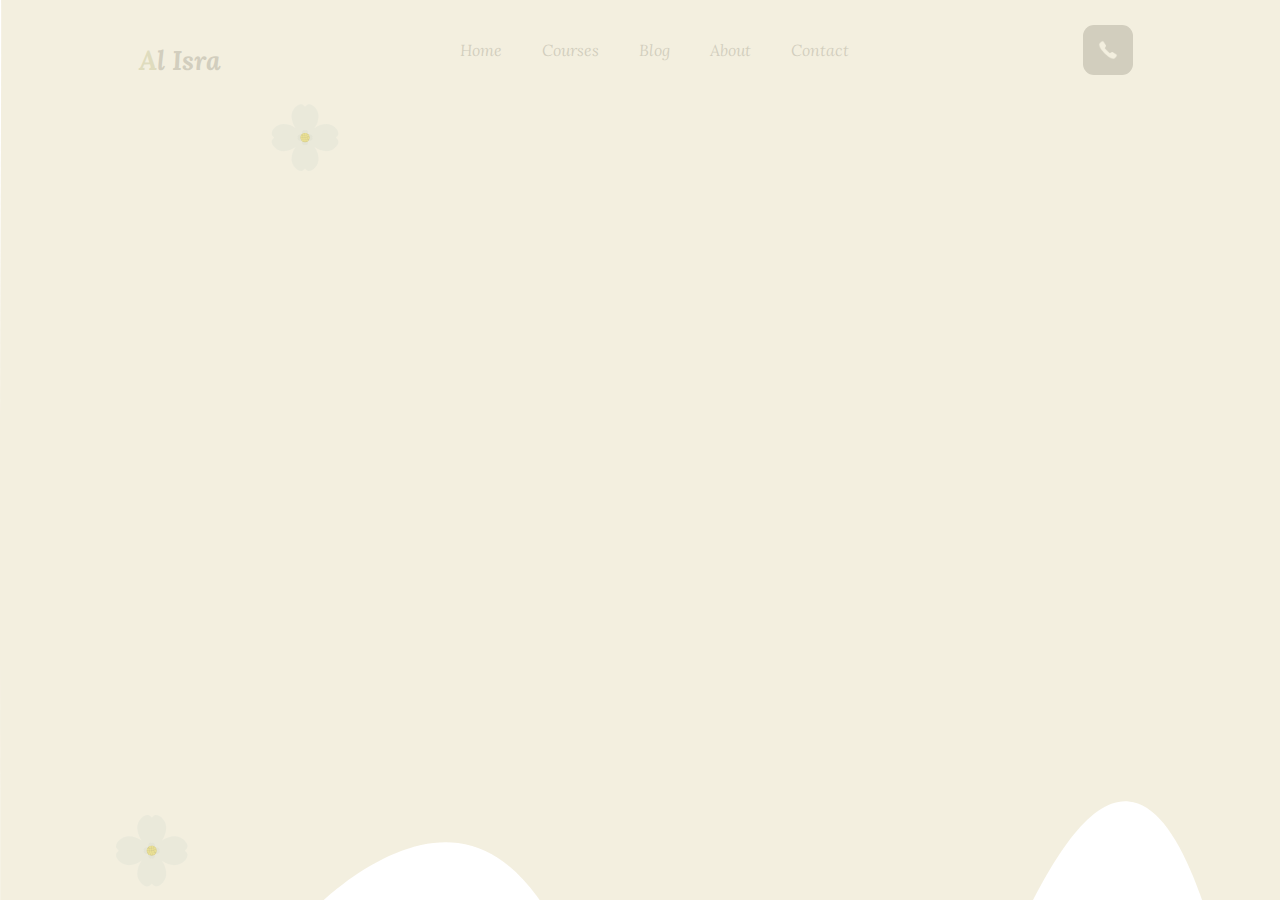
<file: UnderCt.html>
<!DOCTYPE html>
<html lang="en">
<head>
    <meta charset="UTF-8" />
    <meta http-equiv="X-UA-Compatible" content="IE=edge" />
    <meta name="viewport" content="width=device-width, initial-scale=1.0" />
    <meta name="description" content="Online Quran Academy" />
    <meta name="Author" content="Online Quran Academy" />
    <meta name="keywords" content="Online, Quran, Academy, Tajweed, Translation, Learn, Arabic" />
    <meta name="author" content="Hasbu" />
    <title>Quran Academy</title>
    <link rel="stylesheet" href="css/style.css" />
    <link rel="preconnect" href="https://fonts.gstatic.com">
    <link href="https://fonts.googleapis.com/css2?family=Lora:ital,wght@0,400;0,500;0,600;0,700;1,400;1,500;1,600;1,700&display=swap" rel="stylesheet">
    <link href="https://fonts.googleapis.com/css2?family=Playfair+Display:ital,wght@0,400;0,500;0,600;0,700;0,800;0,900;1,400;1,500;1,600;1,700;1,800;1,900&display=swap" rel="stylesheet">
   
</head>
<body>
    
<div class="loading">
    <svg id="e8c13181-49ee-4b5a-bd32-af0a05ebfe26"  data-name="visual" xmlns="http://www.w3.org/2000/svg" viewBox="0 0 900.17 514.63"><defs><style>.be5dab44-9f70-4c87-92e9-3c1f66b1120f{fill:#f2eddb;}.a619f6db-ccc4-4da5-a4b8-94a2ce4a66bb{opacity:0.5;}.a63bb4f9-d3e5-4a21-9ea9-62d72e2d79d5{fill:#dde1d1;}.f92ed88a-d253-42fd-8eb4-055e6247eca6{fill:#d0d4c4;}.bf64f144-dcf8-4d42-83b5-f0faac062baf{fill:#b2a427;}.bfa9a4ad-fd5c-4b46-b0df-b2bd1e837291{fill:#decc30;}.b21b4afa-c0e4-4565-ad97-a4007cb2ed10{opacity:0.68;}.af59a945-6069-461b-8c6c-cbd0e8730f5e{fill:#f2f0e6;}</style></defs><path class="be5dab44-9f70-4c87-92e9-3c1f66b1120f" d="M0,0H900V456.4c-9.55,8.3-24.6,18.56-42.36,17.62-62.29-3.29-88.17-140.65-126.22-136.17-15,1.76-16,23.6-53.78,87.15-29.29,49.25-44.28,74-61.28,75.06-41.58,2.7-62.81-106.83-101.87-104.93-40.36,2-54.25,120.67-82,119.49C397.9,513.14,392,326.42,354.4,323.13c-38.49-3.37-73.66,188.77-115.66,185.36-38.28-3.11-40.14-165.28-95-172.34-21.36-2.75-46.45,18.59-58.22,36C67.44,399,77,416,58,446.45c-15.59,25-44.72,48.7-58,42.12-.21-.1,0-111.83,0-111.83S-.39,224.48,0,148.49C.33,85.82.18,34.42,0,0Z" transform="translate(0.17)"/><g class="a619f6db-ccc4-4da5-a4b8-94a2ce4a66bb"><path class="a63bb4f9-d3e5-4a21-9ea9-62d72e2d79d5" d="M105.55,114.74a.22.22,0,0,1,0-.37,1.93,1.93,0,0,0,.51-.65c.54-1.08-1.17-3.41-3.66-3.41a6.9,6.9,0,0,0-3.76,1.27,6.8,6.8,0,0,0,1.28-3.75c0-2.5-2.33-4.21-3.42-3.67a1.9,1.9,0,0,0-.64.52.25.25,0,0,1-.38,0,1.9,1.9,0,0,0-.64-.52c-1.08-.54-3.42,1.17-3.42,3.67a6.8,6.8,0,0,0,1.28,3.75,6.9,6.9,0,0,0-3.76-1.27c-2.49,0-4.2,2.33-3.66,3.41a1.93,1.93,0,0,0,.51.65.22.22,0,0,1,0,.37,1.74,1.74,0,0,0-.51.65c-.54,1.08,1.17,3.41,3.66,3.41a6.9,6.9,0,0,0,3.76-1.27,6.77,6.77,0,0,0-1.28,3.75c0,2.5,2.34,4.21,3.42,3.66a1.78,1.78,0,0,0,.64-.51.25.25,0,0,1,.38,0,1.78,1.78,0,0,0,.64.51c1.09.55,3.42-1.16,3.42-3.66a6.77,6.77,0,0,0-1.28-3.75,6.9,6.9,0,0,0,3.76,1.27c2.49,0,4.2-2.33,3.66-3.41A1.74,1.74,0,0,0,105.55,114.74Z" transform="translate(0.17)"/><path class="f92ed88a-d253-42fd-8eb4-055e6247eca6" d="M97.89,114.6a.06.06,0,0,1,0-.09.42.42,0,0,0,.11-.14c.12-.25-.26-.77-.82-.77a1.47,1.47,0,0,0-.84.29,1.59,1.59,0,0,0,.28-.85c0-.56-.52-.94-.76-.82a.39.39,0,0,0-.15.12.06.06,0,0,1-.08,0,.39.39,0,0,0-.15-.12c-.24-.12-.76.26-.76.82a1.59,1.59,0,0,0,.28.85,1.47,1.47,0,0,0-.84-.29c-.56,0-.94.52-.82.77a.42.42,0,0,0,.11.14.06.06,0,0,1,0,.09.34.34,0,0,0-.11.14c-.12.24.26.77.82.77a1.47,1.47,0,0,0,.84-.29,1.56,1.56,0,0,0-.28.84c0,.57.52,1,.76.83a.39.39,0,0,0,.15-.12,0,0,0,0,1,.08,0,.39.39,0,0,0,.15.12c.24.12.76-.26.76-.83a1.56,1.56,0,0,0-.28-.84,1.47,1.47,0,0,0,.84.29c.56,0,.94-.53.82-.77A.34.34,0,0,0,97.89,114.6Z" transform="translate(0.17)"/><circle class="bf64f144-dcf8-4d42-83b5-f0faac062baf" cx="95.84" cy="114.55" r="1.46"/><path class="bfa9a4ad-fd5c-4b46-b0df-b2bd1e837291" d="M95.54,113.55a.33.33,0,1,1-.33-.33A.33.33,0,0,1,95.54,113.55Z" transform="translate(0.17)"/><circle class="bfa9a4ad-fd5c-4b46-b0df-b2bd1e837291" cx="96.09" cy="113.47" r="0.33"/><circle class="bfa9a4ad-fd5c-4b46-b0df-b2bd1e837291" cx="96.13" cy="114.14" r="0.33"/><path class="bfa9a4ad-fd5c-4b46-b0df-b2bd1e837291" d="M95.69,114.9a.33.33,0,0,1-.33.33.33.33,0,1,1,0-.66A.33.33,0,0,1,95.69,114.9Z" transform="translate(0.17)"/><path class="bfa9a4ad-fd5c-4b46-b0df-b2bd1e837291" d="M96.37,114.84a.33.33,0,0,1-.33.33.33.33,0,0,1-.33-.33.32.32,0,0,1,.33-.33A.33.33,0,0,1,96.37,114.84Z" transform="translate(0.17)"/><circle class="bfa9a4ad-fd5c-4b46-b0df-b2bd1e837291" cx="95.83" cy="115.5" r="0.33"/><circle class="bfa9a4ad-fd5c-4b46-b0df-b2bd1e837291" cx="96.5" cy="115.45" r="0.33"/><circle class="bfa9a4ad-fd5c-4b46-b0df-b2bd1e837291" cx="94.79" cy="114.22" r="0.33"/><circle class="bfa9a4ad-fd5c-4b46-b0df-b2bd1e837291" cx="94.85" cy="114.9" r="0.33"/><path class="bfa9a4ad-fd5c-4b46-b0df-b2bd1e837291" d="M95.34,115.47a.33.33,0,0,1-.66,0,.33.33,0,0,1,.66,0Z" transform="translate(0.17)"/><path class="bfa9a4ad-fd5c-4b46-b0df-b2bd1e837291" d="M97.06,114.66a.33.33,0,0,1-.33.33.33.33,0,0,1-.33-.33.32.32,0,0,1,.33-.33A.33.33,0,0,1,97.06,114.66Z" transform="translate(0.17)"/><circle class="bfa9a4ad-fd5c-4b46-b0df-b2bd1e837291" cx="95.46" cy="114.22" r="0.33"/><circle class="bfa9a4ad-fd5c-4b46-b0df-b2bd1e837291" cx="96.74" cy="113.89" r="0.33"/></g><g class="b21b4afa-c0e4-4565-ad97-a4007cb2ed10"><path class="a63bb4f9-d3e5-4a21-9ea9-62d72e2d79d5" d="M469.54,389.12a.11.11,0,0,1,0-.19.94.94,0,0,0,.26-.33c.27-.55-.6-1.74-1.87-1.74a3.46,3.46,0,0,0-1.91.65,3.46,3.46,0,0,0,.65-1.91c0-1.27-1.19-2.14-1.74-1.87a.94.94,0,0,0-.33.26.11.11,0,0,1-.19,0,.86.86,0,0,0-.33-.26c-.55-.27-1.74.6-1.74,1.87a3.54,3.54,0,0,0,.65,1.91,3.43,3.43,0,0,0-1.91-.65c-1.27,0-2.14,1.19-1.87,1.74a1,1,0,0,0,.27.33.12.12,0,0,1,0,.19.86.86,0,0,0-.27.33c-.27.55.6,1.74,1.87,1.74a3.51,3.51,0,0,0,1.91-.65,3.51,3.51,0,0,0-.65,1.91c0,1.27,1.19,2.14,1.74,1.87a.86.86,0,0,0,.33-.27.12.12,0,0,1,.19,0,1,1,0,0,0,.33.27c.55.27,1.74-.6,1.74-1.87a3.43,3.43,0,0,0-.65-1.91,3.54,3.54,0,0,0,1.91.65c1.27,0,2.14-1.19,1.87-1.74A.86.86,0,0,0,469.54,389.12Z" transform="translate(0.17)"/><path class="f92ed88a-d253-42fd-8eb4-055e6247eca6" d="M465.64,389a0,0,0,0,1,0,0,.21.21,0,0,0,.05-.07c.07-.13-.13-.39-.41-.39a.74.74,0,0,0-.43.14.81.81,0,0,0,.14-.43c0-.28-.26-.48-.39-.41a.14.14,0,0,0-.07.05s0,0,0,0a.14.14,0,0,0-.07-.05c-.12-.07-.39.13-.39.41a.75.75,0,0,0,.15.43.78.78,0,0,0-.43-.14c-.29,0-.48.26-.42.39a.22.22,0,0,0,.06.07,0,0,0,0,1,0,0,.28.28,0,0,0-.06.08c-.06.12.13.39.42.39a.25.25,0,1,1,.28.28c0,.29.27.48.39.42a.14.14,0,0,0,.07-.06h0a.14.14,0,0,0,.07.06c.13.06.39-.13.39-.42a.88.88,0,0,0-.14-.43.75.75,0,0,0,.43.15c.28,0,.48-.27.41-.39S465.65,389.06,465.64,389Z" transform="translate(0.17)"/><circle class="bf64f144-dcf8-4d42-83b5-f0faac062baf" cx="464.68" cy="389.02" r="0.74"/><path class="bfa9a4ad-fd5c-4b46-b0df-b2bd1e837291" d="M464.44,388.51a.17.17,0,1,1-.17-.17A.18.18,0,0,1,464.44,388.51Z" transform="translate(0.17)"/><circle class="bfa9a4ad-fd5c-4b46-b0df-b2bd1e837291" cx="464.81" cy="388.47" r="0.17"/><circle class="bfa9a4ad-fd5c-4b46-b0df-b2bd1e837291" cx="464.82" cy="388.81" r="0.17"/><path class="bfa9a4ad-fd5c-4b46-b0df-b2bd1e837291" d="M464.51,389.2a.17.17,0,0,1-.16.17.17.17,0,1,1,0-.34A.17.17,0,0,1,464.51,389.2Z" transform="translate(0.17)"/><path class="bfa9a4ad-fd5c-4b46-b0df-b2bd1e837291" d="M464.86,389.17a.17.17,0,0,1-.17.17.18.18,0,0,1-.17-.17.17.17,0,0,1,.17-.17A.16.16,0,0,1,464.86,389.17Z" transform="translate(0.17)"/><circle class="bfa9a4ad-fd5c-4b46-b0df-b2bd1e837291" cx="464.67" cy="389.5" r="0.17"/><circle class="bfa9a4ad-fd5c-4b46-b0df-b2bd1e837291" cx="465.01" cy="389.48" r="0.17"/><circle class="bfa9a4ad-fd5c-4b46-b0df-b2bd1e837291" cx="464.14" cy="388.86" r="0.17"/><circle class="bfa9a4ad-fd5c-4b46-b0df-b2bd1e837291" cx="464.18" cy="389.2" r="0.17"/><path class="bfa9a4ad-fd5c-4b46-b0df-b2bd1e837291" d="M464.34,389.49a.17.17,0,1,1-.17-.17A.18.18,0,0,1,464.34,389.49Z" transform="translate(0.17)"/><path class="bfa9a4ad-fd5c-4b46-b0df-b2bd1e837291" d="M465.21,389.08a.16.16,0,0,1-.17.16.16.16,0,0,1-.16-.16.16.16,0,0,1,.16-.17A.16.16,0,0,1,465.21,389.08Z" transform="translate(0.17)"/><circle class="bfa9a4ad-fd5c-4b46-b0df-b2bd1e837291" cx="464.48" cy="388.86" r="0.17"/><circle class="bfa9a4ad-fd5c-4b46-b0df-b2bd1e837291" cx="465.14" cy="388.69" r="0.17"/></g><g class="a619f6db-ccc4-4da5-a4b8-94a2ce4a66bb"><path class="a63bb4f9-d3e5-4a21-9ea9-62d72e2d79d5" d="M58.08,338.78a.25.25,0,0,1,0-.4,2,2,0,0,0,.56-.69c.58-1.17-1.25-3.67-3.94-3.67a7.29,7.29,0,0,0-4,1.37,7.29,7.29,0,0,0,1.37-4c0-2.68-2.5-4.52-3.67-3.94a2,2,0,0,0-.69.56.25.25,0,0,1-.4,0,2,2,0,0,0-.69-.56c-1.17-.58-3.67,1.26-3.67,3.94a7.37,7.37,0,0,0,1.37,4,7.29,7.29,0,0,0-4-1.37c-2.68,0-4.52,2.5-3.94,3.67a2,2,0,0,0,.56.69.25.25,0,0,1,0,.4,2,2,0,0,0-.56.69c-.58,1.17,1.26,3.67,3.94,3.67a7.37,7.37,0,0,0,4-1.37,7.37,7.37,0,0,0-1.37,4c0,2.68,2.5,4.52,3.67,3.94a2,2,0,0,0,.69-.56.25.25,0,0,1,.4,0,2,2,0,0,0,.69.56c1.17.58,3.67-1.26,3.67-3.94a7.29,7.29,0,0,0-1.37-4,7.37,7.37,0,0,0,4,1.37c2.69,0,4.52-2.5,3.94-3.67A2,2,0,0,0,58.08,338.78Z" transform="translate(0.17)"/><path class="f92ed88a-d253-42fd-8eb4-055e6247eca6" d="M49.86,338.62a.06.06,0,0,1,0-.09.33.33,0,0,0,.13-.15c.13-.26-.29-.82-.89-.82a1.67,1.67,0,0,0-.9.3,1.67,1.67,0,0,0,.3-.9c0-.6-.56-1-.82-.88a.32.32,0,0,0-.15.12.06.06,0,0,1-.09,0,.35.35,0,0,0-.16-.12c-.26-.14-.82.28-.82.88a1.67,1.67,0,0,0,.3.9,1.67,1.67,0,0,0-.9-.3c-.6,0-1,.56-.88.82a.27.27,0,0,0,.12.15.06.06,0,0,1,0,.09.35.35,0,0,0-.12.16c-.13.26.28.82.88.82a1.67,1.67,0,0,0,.9-.3,1.67,1.67,0,0,0-.3.9c0,.6.56,1,.82.88a.35.35,0,0,0,.16-.12.06.06,0,0,1,.09,0,.32.32,0,0,0,.15.12c.26.14.82-.28.82-.88a1.67,1.67,0,0,0-.3-.9,1.67,1.67,0,0,0,.9.3c.6,0,1-.56.89-.82A.45.45,0,0,0,49.86,338.62Z" transform="translate(0.17)"/><circle class="bf64f144-dcf8-4d42-83b5-f0faac062baf" cx="47.66" cy="338.58" r="1.57"/><path class="bfa9a4ad-fd5c-4b46-b0df-b2bd1e837291" d="M47.34,337.5a.36.36,0,0,1-.71,0,.36.36,0,1,1,.71,0Z" transform="translate(0.17)"/><circle class="bfa9a4ad-fd5c-4b46-b0df-b2bd1e837291" cx="47.92" cy="337.42" r="0.35"/><circle class="bfa9a4ad-fd5c-4b46-b0df-b2bd1e837291" cx="47.96" cy="338.14" r="0.35"/><path class="bfa9a4ad-fd5c-4b46-b0df-b2bd1e837291" d="M47.5,339a.36.36,0,1,1-.71,0,.36.36,0,0,1,.71,0Z" transform="translate(0.17)"/><path class="bfa9a4ad-fd5c-4b46-b0df-b2bd1e837291" d="M48.23,338.88a.36.36,0,1,1-.71,0,.36.36,0,0,1,.71,0Z" transform="translate(0.17)"/><circle class="bfa9a4ad-fd5c-4b46-b0df-b2bd1e837291" cx="47.64" cy="339.59" r="0.35"/><circle class="bfa9a4ad-fd5c-4b46-b0df-b2bd1e837291" cx="48.36" cy="339.54" r="0.35"/><circle class="bfa9a4ad-fd5c-4b46-b0df-b2bd1e837291" cx="46.52" cy="338.23" r="0.35"/><circle class="bfa9a4ad-fd5c-4b46-b0df-b2bd1e837291" cx="46.59" cy="338.95" r="0.35"/><path class="bfa9a4ad-fd5c-4b46-b0df-b2bd1e837291" d="M47.12,339.57a.35.35,0,1,1-.35-.36A.35.35,0,0,1,47.12,339.57Z" transform="translate(0.17)"/><path class="bfa9a4ad-fd5c-4b46-b0df-b2bd1e837291" d="M49,338.69a.36.36,0,0,1-.71,0,.36.36,0,1,1,.71,0Z" transform="translate(0.17)"/><circle class="bfa9a4ad-fd5c-4b46-b0df-b2bd1e837291" cx="47.24" cy="338.23" r="0.35"/><circle class="bfa9a4ad-fd5c-4b46-b0df-b2bd1e837291" cx="48.62" cy="337.87" r="0.35"/></g><g class="a619f6db-ccc4-4da5-a4b8-94a2ce4a66bb"><path class="a63bb4f9-d3e5-4a21-9ea9-62d72e2d79d5" d="M715.5,142.9a.22.22,0,0,1,0-.34A1.68,1.68,0,0,0,716,142c.5-1-1.06-3.11-3.34-3.11A6.22,6.22,0,0,0,709.2,140a6.24,6.24,0,0,0,1.17-3.43c0-2.28-2.13-3.83-3.12-3.34a1.68,1.68,0,0,0-.59.47.22.22,0,0,1-.34,0,1.59,1.59,0,0,0-.59-.47c-1-.49-3.11,1.06-3.11,3.34a6.22,6.22,0,0,0,1.16,3.43,6.22,6.22,0,0,0-3.43-1.16c-2.28,0-3.83,2.12-3.34,3.11a1.68,1.68,0,0,0,.47.59.22.22,0,0,1,0,.34,1.68,1.68,0,0,0-.47.59c-.49,1,1.06,3.12,3.34,3.12a6.24,6.24,0,0,0,3.43-1.17,6.22,6.22,0,0,0-1.16,3.43c0,2.28,2.12,3.84,3.11,3.34a1.59,1.59,0,0,0,.59-.47.22.22,0,0,1,.34,0,1.68,1.68,0,0,0,.59.47c1,.5,3.12-1.06,3.12-3.34a6.24,6.24,0,0,0-1.17-3.43,6.24,6.24,0,0,0,3.43,1.17c2.28,0,3.84-2.13,3.34-3.12A1.68,1.68,0,0,0,715.5,142.9Z" transform="translate(0.17)"/><path class="f92ed88a-d253-42fd-8eb4-055e6247eca6" d="M708.51,142.77a.06.06,0,0,1,0-.08.25.25,0,0,0,.11-.13c.11-.22-.24-.7-.75-.7a1.37,1.37,0,0,0-.77.26,1.37,1.37,0,0,0,.26-.77c0-.51-.48-.86-.7-.75a.29.29,0,0,0-.13.11.06.06,0,0,1-.08,0,.25.25,0,0,0-.13-.11c-.22-.11-.7.24-.7.75a1.37,1.37,0,0,0,.26.77,1.37,1.37,0,0,0-.77-.26c-.51,0-.86.48-.75.7a.3.3,0,0,0,.11.13.06.06,0,0,1,0,.08.3.3,0,0,0-.11.13c-.11.22.24.7.75.7a1.37,1.37,0,0,0,.77-.26,1.37,1.37,0,0,0-.26.77c0,.51.48.86.7.75a.25.25,0,0,0,.13-.11.06.06,0,0,1,.08,0,.29.29,0,0,0,.13.11c.22.11.7-.24.7-.75a1.37,1.37,0,0,0-.26-.77,1.37,1.37,0,0,0,.77.26c.51,0,.86-.48.75-.7A.25.25,0,0,0,708.51,142.77Z" transform="translate(0.17)"/><circle class="bf64f144-dcf8-4d42-83b5-f0faac062baf" cx="706.67" cy="142.73" r="1.33"/><path class="bfa9a4ad-fd5c-4b46-b0df-b2bd1e837291" d="M706.37,141.81a.29.29,0,0,1-.3.3.3.3,0,0,1-.3-.3.31.31,0,0,1,.3-.3A.3.3,0,0,1,706.37,141.81Z" transform="translate(0.17)"/><circle class="bfa9a4ad-fd5c-4b46-b0df-b2bd1e837291" cx="706.89" cy="141.74" r="0.3"/><circle class="bfa9a4ad-fd5c-4b46-b0df-b2bd1e837291" cx="706.92" cy="142.36" r="0.3"/><path class="bfa9a4ad-fd5c-4b46-b0df-b2bd1e837291" d="M706.51,143.05a.31.31,0,0,1-.61,0,.31.31,0,0,1,.61,0Z" transform="translate(0.17)"/><path class="bfa9a4ad-fd5c-4b46-b0df-b2bd1e837291" d="M707.13,143a.31.31,0,0,1-.61,0,.31.31,0,0,1,.61,0Z" transform="translate(0.17)"/><circle class="bfa9a4ad-fd5c-4b46-b0df-b2bd1e837291" cx="706.65" cy="143.59" r="0.3"/><circle class="bfa9a4ad-fd5c-4b46-b0df-b2bd1e837291" cx="707.26" cy="143.54" r="0.3"/><circle class="bfa9a4ad-fd5c-4b46-b0df-b2bd1e837291" cx="705.7" cy="142.43" r="0.3"/><circle class="bfa9a4ad-fd5c-4b46-b0df-b2bd1e837291" cx="705.76" cy="143.04" r="0.3"/><path class="bfa9a4ad-fd5c-4b46-b0df-b2bd1e837291" d="M706.19,143.57a.3.3,0,0,1-.3.3.3.3,0,0,1,0-.6A.3.3,0,0,1,706.19,143.57Z" transform="translate(0.17)"/><path class="bfa9a4ad-fd5c-4b46-b0df-b2bd1e837291" d="M707.76,142.82a.31.31,0,0,1-.61,0,.31.31,0,0,1,.61,0Z" transform="translate(0.17)"/><circle class="bfa9a4ad-fd5c-4b46-b0df-b2bd1e837291" cx="706.31" cy="142.43" r="0.3"/><circle class="bfa9a4ad-fd5c-4b46-b0df-b2bd1e837291" cx="707.48" cy="142.13" r="0.3"/></g><g class="a619f6db-ccc4-4da5-a4b8-94a2ce4a66bb"><path class="a63bb4f9-d3e5-4a21-9ea9-62d72e2d79d5" d="M851.16,391.28a.22.22,0,0,1,0-.35,1.65,1.65,0,0,0,.48-.6c.5-1-1.09-3.18-3.41-3.18a6.4,6.4,0,0,0-3.5,1.19,6.29,6.29,0,0,0,1.19-3.49c0-2.33-2.17-3.92-3.18-3.41a1.74,1.74,0,0,0-.6.48.23.23,0,0,1-.35,0,1.65,1.65,0,0,0-.6-.48c-1-.51-3.17,1.08-3.17,3.41a6.36,6.36,0,0,0,1.18,3.49,6.37,6.37,0,0,0-3.49-1.19c-2.32,0-3.91,2.17-3.41,3.18a1.65,1.65,0,0,0,.48.6.23.23,0,0,1,0,.35,1.65,1.65,0,0,0-.48.6c-.5,1,1.09,3.18,3.41,3.18a6.37,6.37,0,0,0,3.49-1.19,6.36,6.36,0,0,0-1.18,3.49c0,2.33,2.17,3.92,3.17,3.41a1.65,1.65,0,0,0,.6-.48.23.23,0,0,1,.35,0,1.74,1.74,0,0,0,.6.48c1,.51,3.18-1.08,3.18-3.41a6.29,6.29,0,0,0-1.19-3.49,6.4,6.4,0,0,0,3.5,1.19c2.32,0,3.91-2.17,3.41-3.18A1.65,1.65,0,0,0,851.16,391.28Z" transform="translate(0.17)"/><path class="f92ed88a-d253-42fd-8eb4-055e6247eca6" d="M844,391.14a0,0,0,0,1,0-.07.33.33,0,0,0,.11-.14c.11-.22-.24-.71-.77-.71a.46.46,0,1,1-.51-.52c0-.52-.49-.88-.72-.77a.52.52,0,0,0-.13.11,0,0,0,0,1-.08,0,.61.61,0,0,0-.14-.11c-.22-.11-.71.25-.71.77a1.41,1.41,0,0,0,.27.78,1.46,1.46,0,0,0-.79-.26c-.52,0-.88.49-.76.71a.33.33,0,0,0,.11.14,0,0,0,0,1,0,.07.33.33,0,0,0-.11.14c-.12.23.24.71.76.71a1.46,1.46,0,0,0,.79-.26,1.44,1.44,0,0,0-.27.78c0,.52.49.88.71.77a.61.61,0,0,0,.14-.11,0,0,0,0,1,.08,0,.52.52,0,0,0,.13.11c.23.11.72-.25.72-.77a.46.46,0,1,1,.51-.52c.53,0,.88-.48.77-.71A.33.33,0,0,0,844,391.14Z" transform="translate(0.17)"/><circle class="bf64f144-dcf8-4d42-83b5-f0faac062baf" cx="842.14" cy="391.11" r="1.36"/><path class="bfa9a4ad-fd5c-4b46-b0df-b2bd1e837291" d="M841.85,390.17a.31.31,0,1,1-.31-.31A.31.31,0,0,1,841.85,390.17Z" transform="translate(0.17)"/><circle class="bfa9a4ad-fd5c-4b46-b0df-b2bd1e837291" cx="842.37" cy="390.1" r="0.31"/><circle class="bfa9a4ad-fd5c-4b46-b0df-b2bd1e837291" cx="842.41" cy="390.72" r="0.31"/><path class="bfa9a4ad-fd5c-4b46-b0df-b2bd1e837291" d="M842,391.43a.3.3,0,0,1-.3.31.31.31,0,0,1,0-.62A.3.3,0,0,1,842,391.43Z" transform="translate(0.17)"/><path class="bfa9a4ad-fd5c-4b46-b0df-b2bd1e837291" d="M842.62,391.37a.31.31,0,0,1-.62,0,.31.31,0,1,1,.62,0Z" transform="translate(0.17)"/><circle class="bfa9a4ad-fd5c-4b46-b0df-b2bd1e837291" cx="842.13" cy="391.98" r="0.31"/><circle class="bfa9a4ad-fd5c-4b46-b0df-b2bd1e837291" cx="842.75" cy="391.94" r="0.31"/><circle class="bfa9a4ad-fd5c-4b46-b0df-b2bd1e837291" cx="841.16" cy="390.8" r="0.31"/><circle class="bfa9a4ad-fd5c-4b46-b0df-b2bd1e837291" cx="841.22" cy="391.43" r="0.31"/><path class="bfa9a4ad-fd5c-4b46-b0df-b2bd1e837291" d="M841.66,392a.31.31,0,0,1-.31.31.31.31,0,0,1,0-.62A.31.31,0,0,1,841.66,392Z" transform="translate(0.17)"/><path class="bfa9a4ad-fd5c-4b46-b0df-b2bd1e837291" d="M843.26,391.2a.31.31,0,1,1-.31-.31A.31.31,0,0,1,843.26,391.2Z" transform="translate(0.17)"/><circle class="bfa9a4ad-fd5c-4b46-b0df-b2bd1e837291" cx="841.78" cy="390.8" r="0.31"/><circle class="bfa9a4ad-fd5c-4b46-b0df-b2bd1e837291" cx="842.98" cy="390.49" r="0.31"/></g><path class="af59a945-6069-461b-8c6c-cbd0e8730f5e" d="M751.94,543.72" transform="translate(0.17)"/></svg>
</div>
    <nav>
        <a href="index.html" class="logo" width="180px">
            Al Isra
        </a>
        <ul class="main-navigation">
            <a href="#" class="nav-btn-link btn-close-menu"><img src="images/icons/close.png" alt="Close Icon"></a>
            <li class="nav-item"><a class="nav-link" href="index.html">Home</a></li>
            <li class="nav-item"><a class="nav-link" href="UnderCt.html">Courses</a></li>
            <li class="nav-item"><a class="nav-link" href="UnderCt.html">Blog</a></li>
            <li class="nav-item"><a class="nav-link" href="UnderCt.html">About</a></li>
            <li class="nav-item"><a class="nav-link" href="UnderCt.html">Contact</a></li>
        </ul>
        <div class="nav-btns">
            <a href="#" class="nav-btn-link cta"><img src="images/icons/phone.png" alt="Phone Icon"></a>
            <a href="#" class="nav-btn-link btn-open-menu"><img src="images/icons/menu.png" alt="Menu Icon"></a>
        </div>
    </nav>

    
    <div class="message-sect">
        <h1 class="quote">Sorry The Page is <br> Not Ready Yet!</h1>
        <button class="go-back">Go Back to Home</button>
    </div>


    
</body>
</html>

<script src="js/gsap.min.js" ></script>
<script src="js/SplitText3.min.js" ></script>
<script>
    new SplitText(".quote", { type: "lines", linesClass: "lineChild" });
    new SplitText(".quote", { type: "lines", linesClass: "lineParent" });
    const tl = gsap.timeline({defaults:{ease:Expo.Power2}});
    tl.to('.loading', {y:'-200vh',autoAlpha:0,ease:Power2.easeInOut,duration:2.2,})
    tl.from('.message-sect', {y:-200, autoAlpha:0,})
    tl.from(".lineChild", {y:100, stagger:.1, ease:Power2.In, duration:1});
    tl.from(".message-sect button", {autoAlpha:0, scale:1.5})
    
    document.querySelector('.go-back').addEventListener('click', () => {
        window.location = 'index.html'
    })

    
const Components = {

menu: document.querySelector('.btn-open-menu'),
list: document.querySelector('ul.main-navigation'),
close: document.querySelector('.btn-close-menu'),
cards: document.querySelectorAll('.card'),
accordins: document.querySelectorAll('.acc-heading'),
nav: document.querySelector('nav'),
backdiv: document.querySelector('.backdiv'),
loadingParent: document.querySelector('.loading'),
loading: document.querySelector('.loading svg'),
}

Components.menu.addEventListener('click', (event) => {Components.list.classList.add('active'); event.preventDefault()});
Components.close.addEventListener('click', (event) => {Components.list.classList.remove('active'); event.preventDefault()});

</script>
</file>
<file: css/style.css>
@import url('https://fonts.googleapis.com/css2?family=Poppins:ital,wght@0,100;0,200;0,300;0,400;0,500;1,100;1,200;1,300;1,400;1,500&display=swap');
*{
    margin: 0;
    padding: 0;
    box-sizing: border-box;
}
:root{
    --text-color:#FFD0D0;
    --white-color:#FFFFFF;
    --text-dark:#000000;
    --light-white-color:#EEEBEB;
    --elements-color:#000000;
    --shadow:0px 100px 80px rgba(0, 0, 0, 0.07),
             0px 41.7776px 33.4221px rgba(0, 0, 0, 0.0503198),
             0px 22.3363px 17.869px rgba(0, 0, 0, 0.0417275),
             0px 12.5216px 10.0172px rgba(0, 0, 0, 0.035),
             0px 6.6501px 5.32008px rgba(0, 0, 0, 0.0282725),
             0px 2.76726px 2.21381px rgba(0, 0, 0, 0.0196802);
    --padding-spacing:100px;
    --p1-pad:.5rem;
    --p2-pad:1rem;
    --p3-pad:2rem;
    --m4-auto:auto;
    --courses-svg-circle: #ffecef;
    
}
body{
    height: 100%;
    width: 100%;
    background: var(--white-color);
    font-family: 'lora', serif;
    font-style: italic;
    overflow-y:hidden;
    scroll-behavior: smooth;
    
}
#wrapper{
    width: 100%;
    height: 100%;
}
.sda{
    font-weight: bold;
}
.loading {
    position: fixed;
    top: 0;
    left: 0;
    height: 130%;
    width: 100%;
    z-index: 999999999999;
}
.loading svg {
    height: 140%;
}
nav{
    position: absolute;
    top: 0;
    left: 0;
    width: 100%;
    height: 100px;
    display: flex;
    justify-content: space-around;
    align-items: center;
    z-index: 999;
    transition: background 500ms ease-in-out;
    animation:fadeInUp 300ms linear 1;

}
nav a.logo{
    display: inline-block;
    width: 120px;
    font-size: 27px;
    padding-left: 2rem;
    margin-top: 20px;
    color:var(--text-dark);
 
}
a.logo::first-letter{
    color: #666d03;
}
nav ul.main-navigation{
    display: flex;
    justify-content: center;
    align-items: center;
    list-style-type: none;
    z-index: 99;
}
nav ul.main-navigation .nav-item{
    position: relative;
    display: inline-block;
    margin: 0px 20px;
}
nav ul.main-navigation .nav-item .nav-link{
    text-decoration: none;
    color: var(--text-dark);
}
nav .nav-btns{
    margin-right: 40px;
}
nav ul.main-navigation .nav-item:before{
    position: absolute;
    content: '';
    bottom: 0px;
    width: 100%;
    height: 2px;
    background: #111;
    transform: scaleX(0);
    transition: transform 200ms linear;
    transform-origin: right;
}
nav ul.main-navigation .nav-item:hover:before{
    transform: scaleX(1);
    transition: transform 200ms linear;
    transform-origin: left;
}
nav .nav-btns .nav-btn-link{
    width: 50px;
    height: 50px;
    display: inline-flex;
    justify-content: center;
    align-items: center;
    border-radius: 11px;
    background: var(--text-dark);
}
.btn-close-menu {
    display: none !important;
    position: absolute;
    top: 20px;
    right: 20px;
    width: 50px;
    height: 50px;
    background: var(--light-white-color);
    justify-content: center;
    align-items: center;
    border-radius: 21px;

}
nav .nav-btns .nav-btn-link img{
    filter: invert(1);
}
.btn-open-menu{
    display: none !important;
}

a.nav-btn-link.btn-close-menu img {
    width: 39%;
}
nav .nav-btns .nav-btn-link img{
    width: 40%;
}
.home-container{
    padding:200px 0px 0px 200px;
}
#wrapper{
    height: 100%;
}
.backdiv{
    position: absolute;
    top: 0;
    left: 0;
    width: 100%;
    height: 1100px;
    background-image: url(../images/wave2.svg);
    background-size: cover;
    background-position: center;
    z-index: -1;
}
.home-container {
    min-height: 100%;
}
.home-container .row{
    position: relative;
    display: flex;
    justify-content: space-around;
    align-items: center;
    flex-wrap: wrap;

}
.home-container .row .col-50{
    width: 50%;
}

.home-container .row .col-50 h1, .home-container .row .col-50 h3{
    line-height: 75px;
    position: relative;
}
.home-container .row .col-50 h1{
    font-size: clamp(18px,55px,55px);
}
.home-container .row .col-50 p{
    line-height: 17px;
}
.home-form{
    display: inline-flex;
    justify-content: space-between;
    align-items: center;
    width: 500px;
    height: 40px;
    background: #fff;
    margin-top: 20px;
    border-radius: 25px;
}
.home-form input[type="email"], .home-form input[type="submit"]{
    background: #fff;
    height: 100%;
    outline: none;
    border: none;
    border-radius: 25px;
}
.home-form input[type="email"]{
    padding: 20px;
    width: 100%;
}
.home-form input[type="submit"]{
    background: var(--text-dark);
    color: var(--white-color);
    width: 30%;
    cursor: pointer;
}
.image-container{
    position: relative;
    width: 500px;
    display: flex;
    justify-content: center;
    align-items: center;
    height: 500px;
}
nav .logo{
    display: inline-block;
    font-size: 20px;
    width: 100%;
    text-decoration: none;
    font-weight: bolder;
}
.image-container img{
    width: 100%;
    position: absolute;
    object-fit: cover;
    filter: drop-shadow(2px 4px 10px #131313);
}
.lineParent {
    overflow: hidden;
  }

.about {
    
    width: 100%;
}
.about .fst-row {
    display: flex;
    justify-content: space-around;
    align-items: flex-start;
    width: 100%;
    flex-wrap: wrap;
    
}
.about .fst-row .fst-col {
      width: 700px;
      margin-top: 100px;
}
.about .fst-row .fst-col p {
      font-size: 20px;
      line-height: 50px;
}
.about .fst-row .fst-col p .f-letter{
      font-size: 50px;
 }
 .about .fst-row .snd-col {
     width: 400px;
     position: relative;
     height: 100%;

 }
 .about .fst-row .snd-col img {
    width: 100%;
    display: block;
    margin: auto;
 }
.home-bottom {
    margin-top: 350px;

}
.more-cta-btn {
    display: flex;
    justify-content: flex-end;
    align-items:flex-end;
    width: 70%;
    margin:auto;
}

.m-content:hover{
    background: var(--white-color);
    color: var(--text-dark);
    transition: 200ms linear;

}
.m-content{
    display: inline-block;
    margin-top: 100px;
    background: var(--text-dark);
    padding: 10px 30px;
    color: var(--white-color);
    text-decoration: none;
    border: 1px solid #111;
    transition: 200ms linear;

}
.heading-first{
    position: relative;
    padding-left: 200px;
}
.heading-first h1{
    font-size: 45px;
}
.heading-first svg{
    position: absolute;
    top: 0px;
    left: 135px;
}
.courses-container{
    display: flex;
    justify-content: center;
    align-items: center;
    flex-direction: row !important;
    padding:0px 0px;
    flex-wrap: wrap;
    gap: 20px;
    margin-top: 40px;
    padding:0px 135px;
}
.quote.changeOn{
    margin-bottom: 150px;
}
.courses-container .card{
    position: relative;
    display: flex;
    justify-content: space-around;
    align-items: flex-start;
    height: 380px;
    width: 280px;
    padding:20px;
    flex-direction: column;
    background: #fff;
    filter: drop-shadow(5px 5px 15px rgba(0,0,0,0.15));
    border-radius: 15px;
    cursor: pointer;
}


.card-cta{
    position: absolute;
    bottom: 0;
    right: 0;
    height: 60px;
    width: 60px;
    display: inline-block;
    background: var(--text-dark);
    color: #fff;
    text-decoration: none;
    transition: background 200ms linear;
}
.card span{
    position: absolute;
    top: 0;
    left: 0;
    display: block;
    height: 100%;
    width: 100%;
    z-index: -1;   border-radius: 15px;
    clip-path: circle(0% at 100% 100%);
    background: #111;
    background: -moz-linear-gradient(-63deg,  #ffedd4 0%,#ffb9a2 100%);
    background: -webkit-linear-gradient(-63deg,  #ffedd4 0%,#ffb9a2 100%);
    background: linear-gradient(-63deg,  #ffedd4 0%,#ffb9a2 100%); 
}

.card:hover{
    z-index: 2;
}
.card-cta:before{
    content: '';
    position: absolute;
    top: 0;
    left: 0;
    width: 100%;
    height: 100%;
    background-image: url(../images/icons/arrow.png);
    background-size: 50%;
    background-repeat: no-repeat;
    background-position: center;
    filter: invert(1);
    transition:transform 100ms linear;
}
.backdiv-4k{
    background: #f2f0e6;
}
.backdiv-4k ~ .main .home-bottom  {
    margin-top: 500px;
   
}
.card .card-text h2{
    margin-bottom: 20px;
}
.card .ico{
    width: 60px;
    height: 60px;
    background-size: cover;
}
.card .ico img {
    width: 100%;
}
.card .card-cta:hover:before{
    transform: rotate(-90deg);
    transition:transform 200ms linear;
    filter: invert(0);
}
.card .card-cta:hover{
    background: var(--white-color);
    transition: background 200ms linear;
}
h3.quote.line{
    display: inline-block;
}


.card:nth-child(2) span{
    background: #c6edff; background: -moz-linear-gradient(to right,  #c6edff 0%,#a3c6ff 100%); background: -webkit-linear-gradient(to right,  #c6edff 0%,#a3c6ff 100%); background: linear-gradient(to right,  #c6edff 0%,#a3c6ff 100%);
}
.card:nth-child(3) span{
    background: #ffcef3; background: -moz-linear-gradient(135deg,  #ffcef3 0%,#e9e0ed 100%); background: -webkit-linear-gradient(135deg,  #ffcef3 0%,#e9e0ed 100%); background: linear-gradient(135deg,  #ffcef3 0%,#e9e0ed 100%);
}
.card:nth-child(4) span{
    background: #d8ff7e; background: -moz-linear-gradient(to right,  #d8ff7e 0%,#97e7a2 100%); background: -webkit-linear-gradient(to right,  #d8ff7e 0%,#97e7a2 100%); background: linear-gradient(to right,  #d8ff7e 0%,#97e7a2 100%);
}
.card:nth-child(5) span{
    background: #e0c4fc; background: -moz-linear-gradient(to bottom,  #e0c4fc 0%,#90c6fd 100%); background: -webkit-linear-gradient(to bottom,  #e0c4fc 0%,#90c6fd 100%); background: linear-gradient(to bottom,  #e0c4fc 0%,#90c6fd 100%);
}
.card:nth-child(6) span{
    background: #e7bb82; background: -moz-linear-gradient(to right,  #e7bb82 0%,#ebcea5 100%); background: -webkit-linear-gradient(to right,  #e7bb82 0%,#ebcea5 100%); background: linear-gradient(to right,  #e7bb82 0%,#ebcea5 100%);
}
.card:nth-child(7) span{
    background: #eeeb8e; background: -moz-linear-gradient(-121deg,  #eeeb8e 0%,#fffdc4 100%); background: -webkit-linear-gradient(-121deg,  #eeeb8e 0%,#fffdc4 100%); background: linear-gradient(-121deg,  #eeeb8e 0%,#fffdc4 100%);
}
.card:nth-child(8) span{
    background: #c1dfc4; background: -moz-linear-gradient(to right,  #c1dfc4 0%,#deecdd 100%); background: -webkit-linear-gradient(to right,  #c1dfc4 0%,#deecdd 100%); background: linear-gradient(to right,  #c1dfc4 0%,#deecdd 100%);
}
.active-nav-background{
    position: fixed;
    background:#fff;
    transition: background 200ms ease-in-out;
    animation:fadeInDown 300ms linear 1;
}


.faqs-section{
    margin-top: 200px;
    background-image: url(../images/courses-b-01.svg);
    background-size: cover;
    background-repeat: no-repeat;
    height: 900px;
}

.faqs-accordin{
    padding: 0px 220px;
    display: flex;
    justify-content: space-around;
    align-items: center;
    gap: 20px;
    flex-direction: column;
    
}
.faqs-accordin .acc-heading:nth-child(1){
    margin-top: 25px;
}
.faqs-accordin .acc-heading {
    position: relative;
    width: 70%;
    background: #fff;
    border-radius: 25px;
    padding: 15px;cursor: pointer;
}
.this-btn:before{
    position: absolute;
    content: '';
    top: 0;
    right: 0;
    clip-path: circle(0% at 112% 50%);
    height: 100%;
    width: 25%;
    background: #111;
    z-index: -1;
    transition:clip-path 200ms linear ;
}
.this-btn:hover:before{
    transition:clip-path 200ms linear ;
    clip-path: circle(50% at 112% 50%);
}
.back-this-btn{
    width: 100%;
    height: 100%;
    position: absolute;
    z-index: 2;
    background: #f2f0e6;
    top: 0;
    left: 0;
    border-radius: 25px;cursor: pointer;
}
.faqs-section .acc-heading .this-btn {
    display: flex;
    justify-content: space-between;
    position: absolute;
    top: 0;
    left: 0;
    width: 100%;
    height: 100%;
    z-index: 3;
    background: #fff;
    align-items: center;
    border-radius: 25px;
    padding: 0px 20px;
    overflow: hidden;cursor: pointer;
}
.this-btn:hover i{
    color: #fff;
}
.faqs-section .acc-heading .this-btn i{
    font-size: 30px;
}

.back-this-btn ~ h3 {
    margin:20px 0px;
}
.testi-section{
    background-image: url(../images/testi-sect-02.svg);
    background-size: cover;
    background-repeat: no-repeat;
    height: 900px;
    margin-top: 200px;
}
.test-continer{
    display: flex;
    justify-content: center;
    align-items: center;
    flex-direction: row;
    gap: 10px;
    margin-top: 100px;
    flex-wrap: wrap;
}
.testi-card{
    width: 400px;
    padding: 20px;
    border-radius: 18px;
    margin-top: 5px;
    box-shadow:0px 10px 30px rgba(0, 0, 0, 0.1);
    background: #fff;
}
.test-row, .test-row-2{
    display: flex;
    flex-wrap: wrap;
    flex-direction: row;
    justify-content: center;
    align-items: center;
    width: 100%;
    gap: 10px;
}
.testi-card .test-image{
    position: relative;
    width: 100px;
    height: 100px;
    border-radius: 50%;
    margin-bottom: 10px;
    overflow: hidden;
}
.test-content h3 {
    margin-bottom:10px;
}
.testi-card .test-image img {
    width: 100%;
    position: absolute;
    top: 0;
    left: 0;
    object-fit: cover;
}
.blog-section{
    margin-top: 200px;
}

.blog-posts{
    display: flex;
    justify-content: center;
    align-items: center;
    gap: 15px;
    flex-wrap: wrap;
    margin-top: 100px;
}
.blog-card{
    width: 350px;
    border-radius: 21px;
    filter: drop-shadow(5px 10px 10px rgba(0,0,0,0.2));
    background: #fff;
    padding: 20px;
    display: flex;
    justify-content: center;
    align-items: flex-start;
    flex-direction: column;
    transition: transform 200ms linear;

}
.blog-card a {
    margin: 20px 0px;
    display: inline-block;
    color: #111;
    text-decoration: none;
    transition:color 200ms linear;
}
.blog-card a h3 {
    position: relative;
}
.blog-card a:hover{
    color: #dedede;
    transition:color 200ms linear;
}
.blog-card .image-sect {
    width: 100%;
    height: 250px;
    position: relative;
    overflow: hidden;
    border-radius: 21px;
}
.blog-card:hover .image-sect span {
    transform: translateY(0);
    opacity: 1;
    transition: all 300ms linear;
}

.blog-card:hover {
    transform: translateY(-5px);
    transition: transform 200ms linear;
}
.blog-card .image-sect img {
    position: absolute;
    border-radius: 21px;
    top: 0;
    left: 0;
    width: 100%;
    object-fit: cover;
}
.blog-card .image-sect span {
    position:absolute ;
    bottom: 0px;
    left: 10px;
    height: 60px;
    width: 80px;
    background: #fff;
    color: var(--text-dark);
    display: inline-flex;
    justify-content: center;
    align-items: center;
    padding: 5px;
    border-radius: 11px;
    filter: drop-shadow(10px 10px 15px rgba(0,0,0,0.1)); 
    transform: translateY(20px);
    opacity: 0;
    transition: all 300ms linear;
}
.blog-cta{
    width: 15px;
    height:15px;
    background-image: url(../images/icons/arrow.png);
    background-size: cover;
    display: inline-block;
    transform: rotate(320deg);
}
footer{
    height:800px;
    width: 100%;
    margin-top: 200px;
    background-image:url(../images/stack2.svg);
    background-size: cover;
    display: flex;
    justify-content: flex-end;
    align-items: flex-end;
}
footer .footer-sect{
    display: flex;
    justify-content: space-around;
    align-items: center;
    width: 100%;
    height: 80%;
    flex-wrap: wrap;
    gap: 20px;
}

.logo-sect a{
    display: inline-block;
    width: 180px;
    font-size: 27px;
    color:var(--text-dark);
    text-decoration: none;
    margin-bottom: 20px !important;
    margin: 0 40px;

}
.footer-sect .info-sect{
    width: 250px;
    margin: auto 40px;
}
.footer-sect .info-sect p {
    line-height: 30px;
}
.link-sect{
    width: 250px;
    margin: auto 40px;
}
.email-sect{
    width: 250px;
    margin: auto 40px;
}
.link-sect ul {
    list-style-type: none;
}
.link-sect h3 {
    margin-bottom: 20px;
}
.link-sect ul li {
    margin: 8px 0px;
   
}
.link-sect ul li a:before{
    position: absolute;
    bottom: 0px;
    left: 0px;
    width: 100%;
    height: 2px;
    content: '';
    background: #111;
    transform: scaleX(0);
    transform-origin: right;
    transition: transform 200ms linear;
}
.link-sect ul li a:hover:before{
    transform: scaleX(1);
    transform-origin: left;
    transition: transform 200ms linear;
}
.link-sect ul li a {
    position: relative;
    text-decoration: none;
    color: #111;
}
.email-sect p {
    margin: 10px 0px;
    font-size: 14px;
}
.email-sect form{
    background: #fff;
    display: inline-flex;
    justify-content: center;
    align-items: center;
    height: 30px;
    border-radius: 11px;
}
.email-sect form input[type="email"]{
    border: none;
    box-shadow: none;
    height: 30px;
    width: 70%;
    padding: 5px;
    border-radius: 11px;
}
.email-sect form input[type="submit"]{
    border: none;
    box-shadow: none;
    height: 30px;
    width: 30%;
    padding: 5px;
    border-radius: 11px;
    background: #111;
    color: #fff;
}
.email-sect form input[type="email"]:focus{
    outline: none;
}
.touch-section{
    margin-top: 100px;
}
.word-section{
    width: 100%;
    height: 100%;
    margin-top: 100px;
}
.word-section form {
    display: flex;
    justify-content: center;
    align-items: center;
    flex-direction: column;
    width: 60%;
    margin: auto;
}
.word-section form input[type="text"], .word-section form input[type="email"]{
    width: 100%;
    border: none;
    padding: 20px;
    outline: none;
    background: #f6f6f6;
    margin: 5px 0px;
    border-radius: 11px;
}
.word-section form .fst,.word-section form .snd,.word-section form .thd {
    width: 100%;
    margin: 10px 0px;
}
.word-section form textarea[name="Message"]{
    padding: 20px;
    width: 100% !important; 
    border: none;
    outline: none;
    background: #f6f6f6; 
    border-radius: 11px;  
    resize: none;
    margin-top: 5px !important;

}
.word-section form input[type="submit"]{
    width: 200px;
    padding:15px;
    outline: none;
    background: var(--text-dark); 
    color: #fff;
    border-radius: 11px;
    margin-top: 5px;
    border: 1px solid #111;
    transition:all 200ms ease-in-out;
    cursor: pointer;
}
.word-section form input[type="submit"]:hover{
    background: #fff;
    color: #111;
    transition:all 200ms linear;

}
.word-section form {
    background: #fff;
    padding: 50px;
    border-radius: 15px;
    box-shadow: 0px 15px 30px rgba(0,0,0,0.1);
}
footer{
    position: relative;
}
footer .cpyrt{
    width: 90%;
    position: absolute;
    bottom: 8px;
    left: 50%;
    transform: translateX(-50%);
    text-align: center;
}

/*Message===TEMP*/

.message-sect{
    height: 100vh;
    width: 100%;
    display: flex;
    justify-content: center;
    align-items: center;
    flex-direction: column;
    text-align: center;
    background-image: url(../images/wave2.svg);
    background-position: center;
    background-size: cover;
    background-repeat: no-repeat;
}
.message-sect h1{
    line-height: 60px;
    margin-bottom: 30px;
    font-size: 40px !important;
}
.message-sect button {
    width: 240px;
    height: 40px;
    box-shadow: none;
    outline: none;
    border: none;
    background: #111;
    color: #fff;
    border-radius: 11px;
    transition:transform 200ms linear ;
    cursor: pointer;
    transform: scale(1) !important;
}
.message-sect button:hover{
    transform: scale(0.95) !important;
}
/*====Courses====*/
.courses-main-header{
    height: 100vh;
    width: 100%;
    background-image: url(../images/courses-bg-01.svg);
    background-size: cover;
    background-repeat: no-repeat;
    background-position: center;
    display: flex;
    justify-content: center;
    align-items: center;
    flex-direction: column;
    background-attachment: fixed;

}
.courses-f-letter-bg::first-letter{
    font-size: 55px;
}
.courses-main-header .courses-header-content{
    width: 50%;
    margin: auto;
    display: flex;
    justify-content: center;
    align-items: center;
    flex-direction: column;
}
.courses-main-header .courses-header-content h1,
.courses-main-header .courses-header-content p{
    text-align: center;
}
.courses-main-header .courses-header-content p{
    line-height: 30px;
}
.courses-main-header .courses-header-content .c-move{
    position: absolute;
    bottom: 50px;
    left: 50%;
    transform: translateX(-50%);
    width: 30px;
    height: 50px;
    border-radius: 20px;
    display: block;
    text-align: center;
    margin: 20px 0px;
    background: #d6d6d6;
}
.courses-main-header .courses-header-content .c-move:before{
    position: absolute;
    content: '';
    height: 10px;
    width: 10px;
    bottom: 10px;
    left: 50%;
    border-radius: 20px;
    transform: translateX(-50%);
    background: #fff;
    animation: toBottom 1s linear infinite;
}
.courses-header-content .breadCrumb{
    margin-top: 40px;
}
.courses-header-content .breadCrumb a{
    text-decoration: none;
    color: #111;
    font-size: 20px;
}
.courses-main-header .courses-header-content h1{
    margin-bottom: 40px;
    font-size: 55px;
}
.courses-info-sect{
    margin: 100px 100px;
}
.courses-info-sect .sect-01{
    width: 100%;
    margin: 100px 0px;
    display: flex;
    justify-content: space-around;
    align-items: center;
    flex-wrap: wrap;
    padding: 50px 0px;
}
.courses-info-sect .sect-01 h1 .f-lt-bg{
    font-size: 55px;
    color: rgba(0,0,0,0.5);
    font-weight: normal;
}
.courses-info-sect .sect-01 h1 a{
    height: 20px;
    width: 20px;
    display: inline-block;
}
.courses-info-sect .sect-01 h1 a img {
    width: 100%;
}
.courses-info-sect .sect-01 .courses-info-cta{
    display: inline-flex;
    justify-content: space-between;
    align-items: center;
    flex-direction: row;
    margin-top: 40px;
}
.courses-info-sect .sect-01 .courses-info-cta a:nth-child(1){
    display: inline-flex;
    justify-content: center;
    align-items: center;
    width: 120px;
    height: 40px;
    background: #111;
    text-decoration: none;
    color: #fff;
    border-radius: 11px;
    border: 1px solid #111;
    transition:color 200ms linear, background 200ms linear;
    
}
.courses-info-sect .sect-01 .courses-info-cta a{
    margin: 0px 5px;
}
.courses-info-sect .sect-01 .courses-info-cta a:nth-child(1):hover{
    color: #111;
    background: #fff;
    transition:color 200ms linear, background 200ms linear;
}
.courses-info-sect .sect-01 .courses-info-cta a:nth-child(2){
    display: inline-flex;
    justify-content: center;
    align-items: center;
    width: 120px; height: 40px;background: #f6f6f6;
    text-decoration: none;
    color: #111;
    border-radius: 11px;

}

.sect-01  hr {
    box-shadow: none;
    border: none;
    background-image: url(../images/icons/wavy-02.png);
    background-size: cover;
    width: 80px;
    height: 20px;
    background-repeat: repeat;
    background-position: center;
    margin-bottom: 20px;
    margin-top: 10px;
}
.sect-01 {
    gap: 20px;
}
.image-ssect{
    width: 200px; order: 1 !important;
}
.image-ssect img {
    max-width: 100%;
}
.sect-content{
    width: auto;
}
.breadCrumb a {
    position: relative;
}
.breadCrumb a:before{
    position: absolute;
    content: '';
    bottom: 0px;
    width: 100%;
    height: 1px;
    background: #111;
    transform: scaleX(0);
    transition: transform 200ms linear;
    transform-origin: right;
}
.breadCrumb a:hover:before{
    transform: scaleX(1);
    transition: transform 200ms linear;
    transform-origin: left;
}
[data-d="1"]:hover .e689ffe5-dd1b-4477-bc51-9a8bbb2cc700,
[data-d="2"]:hover .b84b9d91-1448-4848-8414-0420dcb5de6b,
[data-d="3"]:hover .ae0d6d99-960d-496c-827b-bffc35c4c9e4,
[data-d="4"]:hover .a7b74a0d-af88-4ba5-a777-426a4da55ac6,
[data-d="5"]:hover .a13d4b99-0321-4e27-877d-61d6f1be9299,
[data-d="6"]:hover .ae7e562a-ed12-430e-98a3-f5e4d69aa41c,
[data-d="7"]:hover .ae0d6d99-960d-496c-827b-bffc35c4c9e4
{
    fill: var(--courses-svg-circle);
    transition:fill 200ms linear, transform 200ms linear;
    transform: scale(0.9);
    transform-origin: center;
}

.e689ffe5-dd1b-4477-bc51-9a8bbb2cc700,
.ae0d6d99-960d-496c-827b-bffc35c4c9e4,
.b84b9d91-1448-4848-8414-0420dcb5de6b,
.a7b74a0d-af88-4ba5-a777-426a4da55ac6,
.a13d4b99-0321-4e27-877d-61d6f1be9299,
.ae7e562a-ed12-430e-98a3-f5e4d69aa41c
{transition:fill 200ms linear, transform 200ms linear; transform-origin: center;}




.regFormParent{
    position: fixed;
    top: 0;
    left: 0 ;
    width: 400px;
    height: 400px;
    background: #fff;
    top: 50%;
    left: 50%;
    transform: translate(-50%,-50%) scale(0);
    border-radius: 11px;
    z-index: 99;
    box-shadow: 0px 15px 40px rgba(0, 0, 0, 0.2);

}
.mdl-close {
    position: absolute;
    top: 0;
    right: 0;
    height: 50px;
    width: 50px;
    background: #f6f6f6;
    border-top-right-radius: 11px;
}
.mdl-close img {
    width: 33%;
    position: absolute;
    top: 50%;
    left: 50%;
    transform: translate(-50%, -50%);
}
.regFormParent form {
    display: flex;
    justify-content: center;
    align-items: center;
    width: 100%;
    height: 100%;
    padding: 20px;
    flex-direction: column;
}
.regFormParent form div {
    width: 80%;
    height: 60px;
    
}
.regFormParent form .s-btn {
    width: 80%;
    height: 50px;
    background: #111;
    color: #fff;
    border-radius: 25px;
    cursor: pointer;
    transform: scale(1);
    transition: transform 200ms linear;
}
.regFormParent form .s-btn:hover{
    transform: scale(0.9);
    transition: transform 200ms linear;
}
.regFormParent form span{
    margin-bottom: 10px;
}
.regFormParent form span h5 {
    display: inline-block;
}
.regFormParent form h3 {
    margin-bottom: 20px;
}
.regFormParent form div input[type="text"],.regFormParent form div input[type="email"] {
    width: 100%;
    padding: 16px;
    border-radius: 25px;
    background: #f6f6f6;
    border: none;
    outline: none; 
}
.google-recap{
    display: flex;
    justify-content: center;
    align-items: center;
    margin: 10px 0px;
}
.succes-alert{
    transform: scale(0);
    opacity: 0;
    width: 100%;
    height: 100%;
    display: none;
    justify-content: center;
    align-items: center;
    flex-direction: column;
}
.succes-alert img {
    width: 100px;
}
.succes-alert h3 {
    margin: 20px 0px;
}


/*=== Blog Posts Section ===*/
.blog-main-header{
    height: 100vh;
    width: 100%;
    background-image: url(../images/courses-bg-01.svg);
    background-size: cover;
    background-repeat: no-repeat;
    background-position: center;
    display: flex;
    justify-content: center;
    align-items: center;
    flex-direction: column;
    background-attachment: fixed;

}
.blog-f-letter-bg::first-letter{
    font-size: 55px;
}
.as{
    opacity: 1;
    transition:opacity 300ms linear;
}
.opac-none{
    opacity: 0;
    transition:opacity 300ms linear;
}
.blog-main-header .blog-header-content{
    width: 50%;
    margin: auto;
    display: flex;
    justify-content: center;
    align-items: center;
    flex-direction: column;
}
.blog-main-header .blog-header-content h1,
.blog-main-header .blog-header-content p{
    text-align: center;
}
.blog-main-header .blog-header-content p{
    line-height: 30px;
}
.blog-main-header .blog-header-content .c-move{
    position: absolute;
    bottom: 50px;
    left: 50%;
    transform: translateX(-50%);
    width: 30px;
    height: 50px;
    border-radius: 20px;
    display: block;
    text-align: center;
    margin: 20px 0px;
    background: #d6d6d6;
}
.blog-main-header .blog-header-content .c-move:before{
    position: absolute;
    content: '';
    height: 10px;
    width: 10px;
    bottom: 10px;
    left: 50%;
    border-radius: 20px;
    transform: translateX(-50%);
    background: #fff;
    animation: toBottom 1s linear infinite;
}
.blog-header-content .breadCrumb{
    margin-top: 40px;
}
.blog-header-content .breadCrumb a{
    text-decoration: none;
    color: #111;
    font-size: 20px;
}
.blog-main-header .blog-header-content h1{
    margin-bottom: 40px;
    font-size: 55px;
}
.header-paragraph{
    transform: translateY(0px);
    opacity: 1;
    transition:opacity 300ms linear, transform 300ms linear;
}
.revOpac{
    transform: translateY(20px);
    opacity: 0;
    transition:opacity 300ms linear, transform 300ms linear;
}
.blog-level{
    display: flex;
    justify-content: center;
    width: 100%;
    padding: 10px;
    margin-top: 100px;
    flex-wrap: wrap;
    column-gap: 50px;
    background: #f6f6f6;
}
.sect-of-posts{
    width: 1100px;
    padding: 20px 50px;
    background: #fff;
    box-shadow: 0px 15px 30px rgb(0 0 0 / 10%);
    /* border-radius: 20px; */
}
.pagination{
    width: 100%;
    margin-top: 60px;
}
.pagination .pag-link{
    display: inline-block;
    height: 30px;
    width: 30px;
    border: 1px solid #111;
    text-align: center;
    line-height: 28px;
    font-weight: bold;
    text-decoration: none;
    color: #111;
    transition:all 200ms linear;
}
.pag-link:hover{
    background:#111;
    color: #fff;
    transition:all 200ms linear;
}
.pagination .pag-link.wid{
    width: 70px;
}
.post{
    width: 100%;
    position: relative;
}
.post-mark {
    position: absolute;
    top: 50px;
    left: 50px;
    font-size: 45px;
    color: #111;
    background: #fff;
    padding: 20px;
    /* border-radius: 20px; */
    transition:all 200ms linear;
}
.ps-hover{
    background: #111;
    color: #fff;
    transition:all 200ms linear;
}
.post-image {
    width: 100%;
    height: 400px;
    /* border-radius: 20px; */
    background-size: cover;
    background-position: center;
    margin-bottom: 20px;
    position:relative;
}
.sect-of-links{
    height: 100%;
    position: sticky;
    top: 0;
}
.follow-blog-links{
    padding: 15px;
}
.follow-blog-links a {
    color: #fff;
    border: 1px solid #111;
    transition:all 200ms linear;
}
.follow-blog-links a:hover{
    transition:all 200ms linear;
    background: #fff;
    color: #111;
}
.post{
    margin-top: 100px;
}
.sect-of-links .author{
    width: 300px;
    display: flex;
    justify-content: center;
    align-items: flex-start;
    flex-direction: column;
    border-bottom: 1px solid #dedede;
    background: #fff;
}
.sect-of-links p {
    margin-top: 20px;
}
.blog-link-sect{
    width: 300px;
    display: flex;
    justify-content: center;
    align-items: flex-start;
    flex-direction: column;
    margin-top: 30px;
    background: #fff;
    border-bottom: 1px solid #dedede;
}
.blog-link-sect a {
    padding: 5px 10px;
    color: #111;
    transition:transform 200ms linear;
    width: 100%;
    text-decoration: none;
    /* text-decoration: wavy;
    text-decoration-line: underline;
    text-decoration-thickness:0px; */
    border-bottom: 1px solid #e1e1e1;
}
article .post-letter::first-letter{
    color: #000;
    float: left;
    font-family: Georgia;
    font-size: 75px;
    line-height: 60px;
    padding-top: 4px;
    padding-right: 8px;
    padding-left: 3px;
}
article figure{
    width: 100%;
    display: flex;
    justify-content: center;
    align-items: center;
    flex-direction: column;
}
article figure img{
    width: 70%;
}
.blog-link-sect a:hover{
    /* transform: scale(1.05); */
    transition:transform 200ms linear;
}
.sect-of-links .author img {
    width: 30%;
}
.active-pag{
    background: #111;
    color: #fff !important;
}
.searchBox{
    width: 100%;
    height: 100%;
}
.searchable {
    background: #fff;
    height: 100%;
    margin-top: 30px;
    border-bottom: 1px solid #dedede;
    display: flex;
    justify-content: center;
    align-items: center;
    flex-direction: column;
}
.side-heading {
    width: 100%;
    background: #000;
    color: #fff;
    padding: 10px;
}
.searchBox input[type="search"] {
    width: 90%;
    padding: 14px 10px;
    margin: 10px 0px;
    outline: none;
    border: none;
    background: #f6f6f6;
}
.social-blog{
    background: #fff;
    margin-top: 30px;
}
.social-blog a{
    display: inline-flex;
    width: 50px;
    height: 50px;
    border-radius: 50%;
    background: #1d2125;
    color: #fff;
    font-size: 20px;
    justify-content: center;
    align-items: center;
}
.author-follow{
    width: 80%;;
    margin:10px 10px;
}
.author-follow a{
    width: 30px;
    height: 30px;
    border-radius: 50%;
    display: inline-flex;
    justify-content: center;
    align-items: center;
    background: #111;
    color: #fff;
    transition:all 200ms linear;
    border: 1px solid #111;
}
.author-follow a:hover{
    color: #111;
    background: #fff;
    transition:all 200ms linear;
}
article p {
    line-height: 1.9;
}
article a {
    text-decoration: none;
    color: #111;
    font-weight: bolder;
    margin:15px 0px;
    display: inline-block;
}
.post-name{
    text-decoration: none;
    color: #111;
    transition:color 200ms linear;
}
.post-name:hover{
    color: #F2F0E6;
    transition:color 200ms linear;
}
.author-text {
    padding: 12px;
}
.side-blog-links {
    display: flex;
    justify-content: center;
    align-items: flex-start;
    flex-direction: column;
    margin-top: 10px;
    width: 100%;
}
.author-text h3 {
    margin-top: 10px;
}
.side-blog-links a {
    margin: 8px 0px;
}
.fourth-post{
    background-image: url(../images/blog-post-04.jpg);
}
.second-post{
    background-image: url(../images/blog-post-02.jpg);
}
.third-post{
    background-image: url(../images/blog-post-03.jpg);
}
.first-post{
    background-image: url(../images/blog-post.jpg);
}
[box-shadow="none"]{
    box-shadow: none !important;
}
[border-right]{
    position: relative;
    background-color: #f6f6f6;
    padding: 20px;
}
[border-right]:before{
    position: absolute;
    content: '';
    top: 0;
    left: -20px;
    width: 3px;
    height: 100%;
    background-color: #97e7a2;
}
/*==Newsletter blog==*/
.blog-promotion{
    position: fixed;
    top: 50%;
    left: 50%;
    background: #fff;
    box-shadow: 0px 30px 15px rgba(0, 0, 0, 0.2);
    width: 450px;
    height: 350px;
    padding: 40px;
    display: flex;
    justify-content: center;
    align-items: center;
    flex-direction: column;
    transform: translateY(20px) translateX(-50%);
    opacity: 0;
    visibility: hidden;
    transition: all 200ms linear;
    z-index: 999999;
    transform-origin: center center;
    border-radius: 20px;
}

.blog-promotion-active {
    transform:translate(-50%,-50%);
    visibility: visible;
    opacity: 1;
    transition: all 300ms linear;
   
}

.blog-promotion h3 {
    text-align: center;
    font-weight: bolder;
}
.blog-promotion .letter-field{
    width: 80%;
    padding: 15px 15px;
    outline: none;
    display: block;
    margin: auto;
    margin-top: 20px;
    border: none;
    background: #f6f6f6;
    border-radius: 20px;
}
.blog-promotion form{
    width: 100%;
}
.blog-promotion .submit-letter{
    width: 80%;
    padding: 15px 15px;
    outline: none;
    display: block;
    margin: auto;
    margin-top: 20px;
    border: none;
    border-radius: 20px;
    color: #fff;
    background: #111;
    transition: 200ms linear;
    cursor: pointer;
}
.submit-letter:hover{
  transform:scale(0.90);
  transition: 200ms linear;
}
.blog-promotion p {
    margin: 15px 0px;
    text-align: center;
}
.blog-promotion .close-letter{
    margin-top: 10px;
    display: block;
    text-decoration: none;
    color: #111;
    text-align: center;
}
.close-btn-news{
    position: absolute;
    right: 20px;
    top: 20px;
    color: #343434;
    width: 30px;
    height: 30px;
    font-size: 24px;

}

.heading-of-about{
    font-size: 40px;
}
.about-content{ 
    width: 100%;
    margin-top: 100px;
}
body{
    position: relative;
}
.about-content .about-row{
    display: flex;
    justify-content: space-evenly;
    align-items: center;
    flex-wrap: wrap;
}
.about-content .about-row .abt-col {
    width: 500px;
}
.abt-col img {
    width: 80%;
}
[drop-shadow]{
    filter:drop-shadow(0px 6px 6px rgba(0,0,0,0.2));
}
.about-vision {
    margin-top: 200px;
    display: flex;
    justify-content: space-evenly;
    align-items: center;
    flex-wrap: wrap;

}
.block-left{
    display: block;
    width: 100%;
    text-align: center;
    padding: 20px 0px;
}
.vision-sect {
    width: 500px;
}
.vision-sect-02{
    width: 500px;
}
.social-links-of-bottom{
    padding: 20px 0px;
}
.social-links-of-bottom a {
    display: inline-flex;
    height: 40px;
    width: 40px;
    justify-content: center;
    align-items: center;
    color: #111;
    background: #f6f6f6;
}
.block-line{
    margin: 0px 100px;
    margin-top: 100px;
}
.abt-col.text-correction{
    padding: 0px 20px;
}
@media (max-width: 450px){
    .blog-promotion{
        width: 100%;
        height: 400px;
        padding: 30px 22px;
    }
    .abt-col.abt-col.text-correction{
        padding: 0px 20px !important;
    }
}
@media (max-width: 500px){
    .searchBox input[type="search"]{
        width: 90%;
    }
    .sect-of-posts{
        padding: 5px 10px;
        box-shadow: none !important;   
        background: #f6f6f6 !important;
    }
}
@media (max-width: 1389px){
    .sect-of-links .author{
        width: 100% !important;

    }
    [border-right]:before{
        display: none;
    }
    .sect-of-links .blog-link-sect{
        width: 100%;
    }
    .sect-of-links{
        width: 90%;
        box-shadow: none;
    }
    .blog-level{
        padding: 0 !important;
    }
    .sect-of-posts{
        width: 90%;
        box-shadow: none;
    }
}
@media (max-width:955px){
    .rm-r-mb{
        display: none;
    }
    .sect-01 .image-ssect{
        order: -1 !important;
        margin-bottom: 20px;
    }
    .sect-01 {
        justify-content: flex-start !important;
    }
    .sect-content{
        width: 100%;
    }
}
@keyframes toBottom{
    from{
        transform:translateY(0px) translateX(-50%);
        opacity: 0;
    }
    to{
        transform:translateY(8px) translateX(-50%);
        opacity: 1;
    }
}
@media (max-width:380px){
    .courses-info-sect{
        margin: 100px 20px !important;
    }
}
@media (max-width:420px){
    .courses-info-sect .sect-01 h1 .f-lt-bg{
        font-size: 30px !important;
    }
    .courses-info-sect .sect-01 h1{
        font-size: 20px !important;
    }
    .courses-info-sect .sect-01 p {
        font-size: 15px !important;
    }
}
@media (max-width: 520px){
    .courses-info-sect .sect-01 h1 .f-lt-bg{
        font-size: 40px;
    }
    .courses-info-sect .sect-01 h1{
        font-size: 25px;
    }
}
@media (max-width:384px){
    .courses-main-header .courses-header-content h1{
        font-size: 30px !important;
    }
    .blog-main-header .blog-header-content h1{
        font-size: 30px !important;
    } 
}
@media (max-width:703px){
    .courses-main-header .courses-header-content h1{
        font-size: 40px;
    } 
    .blog-main-header .blog-header-content h1{
        font-size: 40px;
    } 
}
@media (max-width:1129px){
    .edt-mb{
        display: none !important;
    }
}
@media (max-height:357px){
    .courses-main-header{
        height: 130vh !important;
    }
    .blog-main-header{
        height: 130vh !important;
    }
}
@media (max-width: 640px){
    .courses-info-sect{
        margin: 100px 40px ;
    }
}

@media (max-height: 633px){
    nav{
        position: relative;
    }
}
@media (max-height: 770px){
    .c-move{
        display: none !important;
    }
}
@media (max-width:435px){
    .h-onmb{
        display: none;
    }
    .regFormParent{
        width: 90% !important;
    }
}
@media (max-width:796px){
    footer{
        height: 1500px;  
    }
}
@media (max-width:380px){
    .email-sect,.link-sect,.info-sect{
        width: auto !important;
    }
    
}
@media (max-width:796px){
    footer .footer-sect{
        justify-content: flex-start !important;
    }
}
@media (max-width:1326px){
    .testi-card {
        width: 350px;
    }
   
}
@media (max-width:809px){
    .testi-card{
        width: 350px;
     }  
}
@media (max-width:350px){
    .testi-card{
        width: 100%;
     } 
}
@media (max-width: 420px){
    .nav-btn-link.cta{
        display: none !important;
    }
    h1.quote{
        font-size: 26px !important;
    }
    nav ul{
        width: 100% !important;
    }
    a.logo{
        font-size: 20px !important;
    }
    .message-sect button{
        width: 180px;
    }
}
@media (max-width:1262px){
    .faqs-accordin{
        padding: 0px 60px;
    }
    .about {
        padding: 0px 60px;
        width: 100%;
    }
    .col-50{
        width: auto;
    }
    .image-container{
        width: auto;
        background: transparent;
        border-radius: 0;
    }
    .home-container{
        padding-left: 50px;
    }
    .heading-first{
        position: relative;
        padding-left: 50px;
    }
    .courses-container{
        display: flex;
        justify-content: center;
        align-items: center;
        flex-direction: row !important;
        padding:0px 0px;
        flex-wrap: wrap;
        gap: 5;
        margin-top: 40px;
        padding:0px 60px;
    }
    .heading-first svg{
       display: none;
    }
    .home-form{
        width: 100%;
    }
    .home-form input[type="submit"]{
        width: 40%;
    }
    h1.quote{
        font-size: 40px;
    }
}

@media (max-width:616px){
    .faqs-accordin .acc-heading{
        width: 100%;
    }
    .courses-header-content{
        width: 75% !important;
    }
    .blog-header-content{
        width: 75% !important;
    }
}
@media (max-width: 843px){
    .courses-main-header .courses-header-content{
        width: 60%;
    } 

    .blog-main-header .blog-header-content{
        width: 60%;
    } 
}

@media (max-width:768px){
    
    .faqs-accordin{
        padding: 0px 20px;
    }
    .home-container .row .col-50{
        width: 100%;
    }
    .home-container{
        padding: 240px 50px;
    }
    .image-container{
        margin-top: 100px;
    }
    .home-bottom{
        margin-top: 0px !important;
    }
    .home-container{
        padding-bottom: 50px !important;
    }
    .about {
        padding: 0px 20px !important;
        width: 100%;
    }
}
@media (max-width:991px){
    .word-section form {
        width: 90%;
        margin: auto;
    }
    nav{
        justify-content: space-between;
    }
    nav ul.main-navigation .nav-item:before{
        display: none;
    }
    nav ul.main-navigation .nav-item{
        transform: scale(1);
        transition:transform 200ms linear;
    }
    nav ul.main-navigation .nav-item:hover{
        transform: scale(0.95) !important;
        transition: transform 200ms linear;
    }
    nav ul.main-navigation{
        position: fixed;
        top: 0;
        right: 0;
        transform: translateX(100%);
        flex-direction: column;
        visibility: hidden;
        height: 100%;
        width: 300px;
        background: #fff;
        z-index: 99;
        transition: transform  100ms linear, visibility 200ms linear;
    }
    .faqs-section{
        height: auto;
    }
    nav ul.main-navigation .nav-item {
        display: inline-flex;
        margin: 0px 10px;
        width: 100%;
        justify-content: center;
        align-items: center;
        border-bottom: 1px solid #dedede;
    }
    nav ul.main-navigation a.nav-link{
        padding: 15px;
        text-decoration: none;
        color: var(--text-dark);
    }
    
    .btn-open-menu, .btn-close-menu{
        display: inline-flex !important;
    }
}
@media (max-width:1517px){
    .about .fst-row .fst-col{
        width: 600px;
    }
   

}
@media (max-width:335px){
    .this-btn:hover:before{
       display: none;
    }
    .this-btn:hover i{
        color: #111;
    }
}
@media (max-width:382px){
    .this-btn:hover:before{
        clip-path: circle(40% at 112% 50%);
        width: 20%;
    }
    
}
@media (max-width:1417px){
    .about .fst-row .fst-col{
        width: 500px;
    }
     .about {
        padding: 0px 100px;
        width: 100%;
    }
}
@media (max-width:1117px){
    
    .about .fst-row {
        justify-content:center;
    }
    .about .fst-row .fst-col,.fst-row .fst-snd{
        width: 100%;
    }
}
@media (max-width:510px){
    .home-container .row .col-50 p{
        font-size: 12px;
    }
    .home-container .row .col-50 h1{
        line-height: 55px;
    }
    .home-container .row .col-50 h1{
        font-size: 32px;
    }
    .home-form input[type="submit"] {
        width: 180px;
    }
    .home-container .row .col-50 h3{
        line-height: 55px;
        font-size: 15px;
    }
}
.active{
    transform: translateX(0px) !important;
    visibility: visible !important;
    transition: transform 200ms linear;
}
ul.main-navigation.active .btn-close-menu{
    display:inline-flex;
}
.lineParent {
    overflow: hidden;
  }
  @media (max-width:560px){
    .image-container{
        height: 280px !important;
    }
    .courses-header-content{
        width: 80% !important; 
    }
    .blog-header-content{
        width: 80% !important; 
    }
  }
  .home-container .row  .col-50 .beat{
    position: absolute;
    top: -10px;
    left: -20px;
}
@media (max-width:401px){
    .courses-container{
        padding: 0px;
    }
}
@media (max-width:324px){
    
    .courses-container .card{
        width: 290px;
        
    }
}

@media only screen and (max-width:1070px){
    .testi-section{
        height: auto;
    }
    [data-hide]{
        display: none;
    }
}  
@media (max-width:999px){
    .reorder-direction{
        order: -1;
    }
    .abt-col.text-correction{
        padding: 0px 40px;
        width: 100% !important;
    }
    .about-row{
        justify-content: flex-start !important;
    }
}
@keyframes fadeInDown {
   0% {
      opacity: 0;
      transform: translateY(-20px);
   }
   100% {
      opacity: 1;
      transform: translateY(0);
   }
} @keyframes fadeInUp {
    0% {
       opacity: 0;
    }
    100% {
       opacity: 1;
    }
 }
</file>
